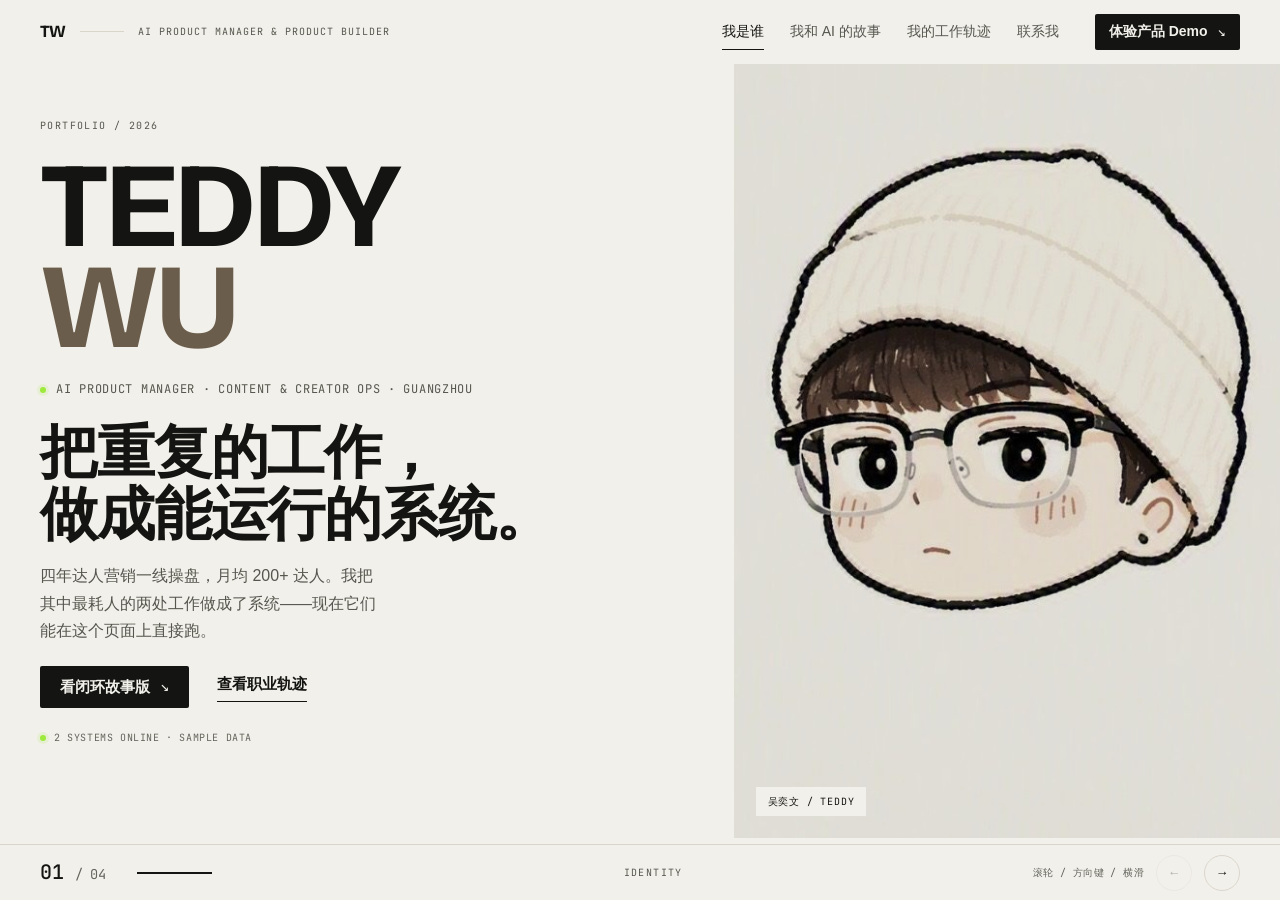
<file: index.html>
<!doctype html>
<html lang="zh-CN" class="no-js">
<head>
<meta charset="utf-8">
<meta name="viewport" content="width=device-width,initial-scale=1,viewport-fit=cover">
<title>Teddy Wu — AI 产品经理 · 把重复的工作做成能运行的系统</title>
<meta name="description" content="AI 产品经理 Teddy Wu 的作品台。两套从达人营销一线流程做出来的 AI 系统：内容审核与达人推荐，可在线直接试用。">
<meta name="author" content="Teddy Wu">
<link rel="canonical" href="https://teddywu-0506.github.io/">
<meta property="og:type" content="website"><meta property="og:locale" content="zh_CN">
<meta property="og:site_name" content="Teddy Wu"><meta property="og:url" content="https://teddywu-0506.github.io/">
<meta property="og:title" content="Teddy Wu — AI 产品经理 · 把重复的工作做成能运行的系统">
<meta property="og:description" content="两套从达人营销一线流程做出来的 AI 系统，可在线直接试用。">
<meta property="og:image" content="https://teddywu-0506.github.io/assets/img/og-home.png"><meta property="og:image:width" content="1200"><meta property="og:image:height" content="630">
<meta property="og:image:alt" content="Teddy Wu — AI 产品经理作品台，两个可运行的 AI 系统">
<meta name="twitter:card" content="summary_large_image">
<meta name="theme-color" content="#F2F0EA">
<link rel="icon" href="/assets/favicon.svg" type="image/svg+xml">
<link rel="apple-touch-icon" href="/assets/icons/apple-touch-icon.png">
<link rel="preload" href="/assets/fonts/BricolageGrotesque-normal-700.woff2" as="font" type="font/woff2" crossorigin>
<link rel="preload" href="/assets/fonts/InterTight-normal-400.woff2" as="font" type="font/woff2" crossorigin>
<link rel="preload" href="/assets/img/portrait-480.jpg" as="image" imagesrcset="/assets/img/portrait-480.jpg 480w, /assets/img/portrait-849.jpg 849w" imagesizes="(max-width:768px) 92vw, 46vw" fetchpriority="high">
<link rel="stylesheet" href="/assets/css/site.css">
<script>document.documentElement.className='js';</script><!-- Blank-page guard lives in the markup, not in a timer: #identity ships with
     is-active, so the first scene renders even if the module never executes.
     A watchdog here caused a 0.247 layout shift on throttled mobile, because the
     module runs after 1.6s and the flip to no-js was never undone. -->
<script type="application/ld+json">
{"@context":"https://schema.org","@type":"Person","name":"Teddy Wu","alternateName":"吴奕文","jobTitle":"AI Product Manager",
 "url":"https://teddywu-0506.github.io/","email":"mailto:1502110191@qq.com","slogan":"I make AI useful.",
 "knowsLanguage":["zh-CN","en"],"address":{"@type":"PostalAddress","addressLocality":"Guangzhou","addressCountry":"CN"},
 "knowsAbout":["AI Product Management","Retrieval-Augmented Generation","Human-in-the-loop Design","Creator Marketing","Workflow Automation"],
 "makesOffer":[{"@type":"Offer","itemOffered":{"@type":"SoftwareApplication","name":"AI Content QC System","applicationCategory":"BusinessApplication"}},
               {"@type":"Offer","itemOffered":{"@type":"SoftwareApplication","name":"AI KOL Recommend System","applicationCategory":"BusinessApplication"}}]}
</script>
</head>
<body>
<a class="skip" href="#identity">跳到主要内容</a>

<header class="site-header" data-theme="paper">
  <a class="brand" href="/#identity" data-scene-link="identity" aria-label="TW Teddy Wu 首页">
    <span class="brand-mark">TW</span><span class="brand-rule" aria-hidden="true"></span>
    <span class="brand-sub">AI Product Manager &amp; Product Builder</span>
  </a>
  <nav class="nav" aria-label="主导航">
    <a href="/#identity" data-scene-link="identity">我是谁</a>
    <a href="/#story" data-scene-link="story">我和 AI 的故事</a>
    <a href="/#trajectory" data-scene-link="trajectory">我的工作轨迹</a>
    <a href="/#contact" data-scene-link="contact">联系我</a>
  </nav>
  <button type="button" class="btn btn--solid btn--sm header-cta" id="pd-open">体验产品 Demo <span class="ar">↘</span></button>
</header>

<div class="pd-modal" id="pd-modal" hidden>
  <div class="pd-bg" data-pd-close></div>
  <div class="pd-panel" role="dialog" aria-modal="true" aria-label="体验产品 Demo">
    <header class="pd-head"><div><p class="pd-kicker">PRODUCT DEMO · SAMPLE DATA</p><h3>两套系统，亲手跑一遍</h3></div><button type="button" class="ccx-x" data-pd-close>✕ 关闭</button></header>
    <div class="pd-grid">
      <button type="button" class="pd-card" data-pd="review">
        <img src="/assets/img/demo-qc.jpg" width="1400" height="787" alt="Content QC System 审核界面预览：左侧问题卡片流，右侧文档预览高亮" loading="lazy">
        <div class="pd-body"><h4>Content QC System<span>内容审核</span></h4><p>导入稿件即出审核意见：RAG 规则库 + 分层 Prompt，逐条批准 / 拒绝 / 编辑，一键回写飞书文档。</p><div class="pd-tags"><span>审核 10min → 3min</span><span>规则召回率 92%</span><span>Mock 数据</span></div><span class="pd-go">打开 Demo <b>↗</b></span></div>
      </button>
      <button type="button" class="pd-card" data-pd="match">
        <img src="/assets/img/demo-kol.jpg" width="1400" height="787" alt="KOL Recommend System 推荐界面预览：对话式需求确认与达人匹配卡片" loading="lazy">
        <div class="pd-body"><h4>KOL Recommend System<span>达人推荐</span></h4><p>说出需求即回匹配达人：关键词识别 + 分步点选，按品类、场景、人群、预算真实过滤，导出深度数据。</p><div class="pd-tags"><span>选号 30min → 5min</span><span>候选池匹配率 85%</span><span>样例达人库</span></div><span class="pd-go">打开 Demo <b>↗</b></span></div>
      </button>
    </div>
    <p class="pd-foot">弹窗中本地运行 · 样例数据不发起真实 API 调用 · 随时可关</p>
  </div>
</div>

<main class="stage" id="stage">
<div class="scene-stack">

<!-- ══════════════ 01 IDENTITY ══════════════ -->
<section class="scene scene--identity is-active" id="identity" data-scene="identity" data-hash="identity" data-label="IDENTITY" data-theme="paper" role="region" aria-labelledby="identity-title">
  <div class="scene-body"><div class="stage-inner scene-pad">
    <div class="id-left">
      <p class="id-year">PORTFOLIO / 2026</p>
      <h1 class="name resolve" id="identity-title"><span class="b">TEDDY</span><br><span class="c">WU</span></h1>
      <p class="id-eyebrow"><span class="dot dot--live" aria-hidden="true"></span>AI PRODUCT MANAGER · CONTENT &amp; CREATOR OPS · GUANGZHOU</p>
      <div>
        <h2 class="h2" lang="zh-CN">把重复的工作，<br>做成能运行的系统。</h2>
        <p class="lede" style="margin-top:18px">四年达人营销一线操盘，月均 200+ 达人。我把其中最耗人的两处工作做成了系统——现在它们能在这个页面上直接跑。</p>
      </div>
      <div class="id-actions">
        <a class="btn btn--solid" href="/#story" data-scene-link="story" data-track="hero_story">看闭环故事版 <span class="ar">↘</span></a>
        <a class="btn btn--link" href="/#trajectory" data-scene-link="trajectory" data-track="hero_traj">查看职业轨迹</a>
      </div>
      <p class="id-status"><span class="dot dot--live" aria-hidden="true"></span>2 systems online · sample data</p>
    </div>
    <div class="portrait">
      <div class="portrait-frame portrait-frame--illus">
        <img src="/assets/img/portrait-849.jpg" srcset="/assets/img/portrait-480.jpg 480w, /assets/img/portrait-849.jpg 849w" sizes="(max-width:768px) 92vw, 46vw" alt="Teddy Wu 的肖像照" width="849" height="849" fetchpriority="high" decoding="async">
        <p class="portrait-cap">吴奕文 / TEDDY</p>
      </div>
    </div>
  </div></div>
</section>

<!-- ══════════════ 02 STORYBOARD ══════════════ -->
<section class="scene scene--story" id="story" data-scene="story" data-hash="story" data-label="STORY" data-theme="paper" role="region" aria-labelledby="story-title">
  <div class="scene-body"><div class="stage-inner scene-pad">
    <div class="work-head" style="display:grid;gap:6px">
      <p class="kicker">HOW IT GOT BUILT · 2025 — 2026</p>
      <h2 class="h2" id="story-title" style="font-size:clamp(22px,3.4vh,34px)">两套系统，同一个闭环。</h2>
    </div>
    <div class="story">
      <svg class="sb-doodle" style="bottom:64px;left:26px;width:30px;height:30px" viewBox="0 0 34 34" fill="none" stroke="currentColor" stroke-width="1.8" stroke-linecap="round" aria-hidden="true"><path d="M17 4l2.6 9.4L29 17l-9.4 3.6L17 30l-2.6-9.4L5 17l9.4-3.6z"/></svg>
        <svg class="sb-doodle" style="top:52px;right:64px;width:20px;height:20px" viewBox="0 0 20 20" fill="none" stroke="currentColor" stroke-width="1.8" aria-hidden="true"><circle cx="10" cy="10" r="6.5"/><path d="M10 6.5v4" stroke-linecap="round"/></svg>
        <svg class="sb-doodle" style="bottom:120px;right:26px;width:26px;height:40px" viewBox="0 0 26 40" fill="none" stroke="currentColor" stroke-width="1.8" stroke-linejoin="round" aria-hidden="true"><path d="M8 4h10v30a5 5 0 01-10 0z"/><path d="M8 12h10"/></svg>
        <svg class="sb-doodle" style="top:44%;left:14px;width:30px;height:30px" viewBox="0 0 30 30" fill="none" stroke="currentColor" stroke-width="1.8" stroke-linecap="round" aria-hidden="true"><path d="M10 24V8a5 5 0 0110 0v12a4 4 0 01-8 0V10"/></svg>
        <div class="story-kicker"><span class="t">闭环故事版</span><span class="m">Pain → Map → Build → Ship → Iterate → ↺</span></div>
      <div class="story-grid">

        <article class="sb-card sb-c1" style="--rot:-.6deg">
          <div class="sb-head"><span class="sb-n">01</span><span class="sb-en">Pain</span></div>
          <h3>业务痛点</h3>
          <svg class="sb-art" viewBox="0 0 200 60" fill="none" stroke="currentColor" stroke-width="2" stroke-linecap="round" stroke-linejoin="round" aria-hidden="true"><circle cx="34" cy="13" r="6"/><path d="M34 19v13M34 24l10 5M34 24l-9 6M34 32l6 11M34 32l-6 11"/><path d="M42 6l1.6 4.5M48 9l1.6 4.5" stroke="var(--signal-500)" stroke-width="2.4"/><path d="M6 46h72M14 46v10M70 46v10"/><rect x="18" y="35" width="17" height="9" rx="1.5"/><path d="M15 44h23"/><rect x="44" y="40" width="16" height="3.5" rx="1"/><rect x="46" y="35.5" width="14" height="3.5" rx="1"/><rect x="48" y="31" width="12" height="3.5" rx="1"/><path d="M96 40h58M100 32h50M106 24h36M160 40h14"/><circle cx="176" cy="14" r="8"/><path d="M176 9.5v4.5l3.2 2"/><path d="M92 8v9m0 4v1.5" stroke="var(--signal-500)" stroke-width="2.4"/></svg>
          <p>两处最耗人的重复工作：稿件审核 <span class="hl">8–10min</span>、筛号 <span class="hl">30min/次</span>，规则散在人和文档里。</p>
          <span class="sb-chip">月均 600 条 · 200+ 达人</span>
        </article>

        <article class="sb-card sb-card--b sb-c2" style="--rot:.5deg">
          <div class="sb-head"><span class="sb-n">02</span><span class="sb-en">Map</span></div>
          <h3>梳理流程</h3>
          <svg class="sb-art" viewBox="0 0 200 60" fill="none" stroke="currentColor" stroke-width="2" stroke-linecap="round" stroke-linejoin="round" aria-hidden="true"><rect x="10" y="5" width="112" height="42" rx="2"/><rect x="19" y="12" width="19" height="12" rx="1.5"/><rect x="50" y="12" width="19" height="12" rx="1.5"/><rect x="81" y="12" width="16" height="12" rx="1.5"/><path d="M40 18h8m-3.5-3.5L51 18l-3.5 3.5M71 18h8m-3.5-3.5L82 18l-3.5 3.5" stroke="var(--signal-500)" stroke-width="1.8"/><path d="M19 32h78M19 39h48"/><path d="M26 51h26" stroke="var(--signal-500)" stroke-width="3"/><circle cx="148" cy="14" r="6"/><path d="M148 20v15m0-10 12 5m-12-5-11 6m11 9-6 12m6-12 6 12"/><path d="M136 26l-12-8m0 0h4m-4 0v4" stroke="var(--signal-500)" stroke-width="1.8"/></svg>
          <p>先不谈 AI，把「感觉不对」拆成可判定清单：五步审核链路；五维字段 + 四套场景权重。</p>
          <span class="sb-chip">先画链路，再写代码</span>
        </article>

        <article class="sb-card sb-c3" style="--rot:-.4deg">
          <div class="sb-head"><span class="sb-n">03</span><span class="sb-en">Build</span></div>
          <h3>Vibecoding 做 MVP</h3>
          <svg class="sb-art" viewBox="0 0 200 60" fill="none" stroke="currentColor" stroke-width="2" stroke-linecap="round" stroke-linejoin="round" aria-hidden="true"><circle cx="16" cy="14" r="6"/><path d="M16 20v13m0-9 10 5m-10-5-9 5m9 4-6 11m6-11 6 11"/><path d="M4 50h11v6a4.2 4.2 0 01-8.4 0V54M15 51h2.4a2.5 2.5 0 010 5H15"/><rect x="38" y="6" width="118" height="40" rx="3"/><path d="M38 14h118"/><circle cx="46" cy="10" r="1.6"/><circle cx="53" cy="10" r="1.6"/><path d="M52 24l8 6-8 6M68 36h22"/><path d="M100 20l3.5 11 3-3.5 4.5 6.5 2.8-1.8-4.3-6.7h5.5z" fill="currentColor" stroke="none" opacity=".7"/><path d="M170 46a6 6 0 100 .01M170 36v-3m0 21v-3m-13-9h-3m25 0h-3m-20-9-2-2m17.5 17.5-2-2m0-13.5 2-2m-17.5 17.5-2-2" stroke="var(--signal-500)" stroke-width="1.8"/><path d="M172 8l1.6 4 4 1.6-4 1.6-1.6 4-1.6-4-4-1.6 4-1.6z" stroke="var(--signal-500)" stroke-width="1.8"/></svg>
          <p>一个人 + 借用工程接口：RAG 召回、分层 Prompt、多支路召回，先用 20 条样例跑通链路。</p>
          <span class="sb-chip">RAG + 分层 Prompt</span>
        </article>

        <article class="sb-card sb-card--b sb-c4" style="--rot:.6deg">
          <div class="sb-head"><span class="sb-n">04</span><span class="sb-en">Ship</span></div>
          <h3>上线团队使用</h3>
          <svg class="sb-art" viewBox="0 0 200 60" fill="none" stroke="currentColor" stroke-width="2" stroke-linecap="round" stroke-linejoin="round" aria-hidden="true"><path d="M6 44h110M14 44v10M108 44v10"/><rect x="22" y="33" width="17" height="9" rx="1.5"/><path d="M18 42h25"/><circle cx="30" cy="20" r="6"/><path d="M30 26v7"/><rect x="60" y="33" width="17" height="9" rx="1.5"/><path d="M56 42h25"/><circle cx="68" cy="20" r="6"/><path d="M68 26v7"/><path d="M96 12v30M96 12l10 3-10 3" stroke="var(--signal-500)"/><path d="M136 42v-9m12 9V24m12 18V14m12 28V8" stroke="var(--signal-500)" stroke-width="3"/><path d="M134 6l40-2m-9-4 9 4-10 2" stroke="var(--signal-500)" stroke-width="1.8"/></svg>
          <p>服务 P&amp;G 汰渍全平台投放：审核 <span class="hl">10min → 3min</span>、选号 <span class="hl">30min → 5min</span>、中选率 30%→50%。</p>
          <span class="sb-chip">两套系统 0→1</span>
        </article>

        <article class="sb-card sb-c5" style="--rot:-.5deg">
          <div class="sb-head"><span class="sb-n">05</span><span class="sb-en">Iterate</span></div>
          <h3>收集反馈迭代</h3>
          <svg class="sb-art" viewBox="0 0 200 60" fill="none" stroke="currentColor" stroke-width="2" stroke-linecap="round" stroke-linejoin="round" aria-hidden="true"><circle cx="14" cy="16" r="6"/><path d="M14 22v14m0-9 11 5m-11-5-10 6m10 8-6 12m6-12 6 12"/><rect x="40" y="5" width="52" height="24" rx="4"/><path d="M50 20l2.5-8 2.5 8zM50 20h7l-1.5 6h-5.5z" stroke="var(--signal-500)" stroke-width="1.8"/><path d="M68 12h16M68 19h11"/><path d="M100 16h16m6 0c16 5 18 20 5 31" stroke-dasharray="3 4"/><path d="M126 45l2 3 3-2.5" stroke="var(--signal-500)" stroke-width="1.8"/><path d="M136 40h22l-8 9v7l-6-3v-4z"/><circle cx="182" cy="16" r="6"/><path d="M182 22v14m0-9-11 5m11-5 10 6m-10 8 6 12m-6-12-6 12"/></svg>
          <p>采纳和忽略都是数据：召回率 <span class="hl">92%</span>、匹配率 <span class="hl">85%</span>，修正持续回流。</p>
          <span class="sb-chip">闭环让系统长大</span>
        </article>

        <div class="sb-loop" aria-hidden="true"><svg viewBox="0 0 260 150" fill="none" stroke="currentColor" stroke-width="1.8" stroke-linecap="round" stroke-linejoin="round"><path d="M252 140C190 154 84 156 48 128 20 106 18 64 30 30" stroke-dasharray="6 7"/><path d="M22 38l8-14 8 12"/><text x="150" y="132" text-anchor="middle" font-size="12" fill="currentColor" stroke="none">业务一直在变 · 回到 01</text></svg></div>

        <p class="sb-loopback">↺ 回到第 01 格——业务一直在变，故事继续。</p>
      </div>
    </div>
    <div class="sb-launch">
      <div>
        <p class="sb-launch-big">故事讲完了，剩下的你亲手跑。</p>
        <p class="sb-launch-sub">弹窗中本地运行 · 随时可关 · 完整故事版：<a href="/demo/review/" data-track="storyboard_open">内容审核 →</a> <a href="/demo/match/" data-track="storyboard_open">达人推荐 →</a></p>
      </div>
      <div class="sb-launch-cta">
        <button type="button" class="btn sb-launch-btn" data-demo-open data-demo-product="review" data-track="open_demo_review" aria-haspopup="dialog" aria-controls="sb-modal">▶ 内容审核 Demo <span class="ar">↗</span></button>
        <button type="button" class="btn sb-launch-btn" data-demo-open data-demo-product="match" data-track="open_demo_match" aria-haspopup="dialog" aria-controls="sb-modal">▶ 达人推荐 Demo <span class="ar">↗</span></button>
      </div>
    </div>
  </div></div>
</section>

<!-- ══════════════ 03 TRAJECTORY ══════════════ -->
<section class="scene scene--trajectory" id="trajectory" data-scene="trajectory" data-hash="trajectory" data-label="TRAJECTORY" data-theme="paper" role="region" aria-labelledby="traj-title">
  <div class="scene-body"><div class="stage-inner scene-pad" style="position:relative">
    <p class="kicker">CAREER / METHOD</p>
    <div class="traj-head" style="margin-top:14px">
      <h2 class="h2" id="traj-title">从投放增长一线，<br>到产品设计与构建。</h2>
      <div class="tabs" role="tablist" aria-label="轨迹切换">
        <button role="tab" id="tt-c" aria-controls="tp-c" aria-selected="true">职业经历</button>
        <button role="tab" id="tt-m" aria-controls="tp-m" aria-selected="false">工作方法</button>
        <button role="tab" id="tt-e" aria-controls="tp-e" aria-selected="false">产品方法论</button>
      </div>
    </div>
    <div id="tp-c" role="tabpanel" aria-labelledby="tt-c">
      <div class="career resolve-view">
        <div class="career-col"><span class="cc-idx">01 / 2024.09 — NOW</span><h3 class="cc-org"><img class="cc-logo" src="/assets/icons/logo-publicis.png" width="22" height="22" alt="" loading="lazy">阳狮集团<button type="button" class="cc-more" data-exp="p1" aria-label="查看详细经历：阳狮"><span class="ccm-t">查看详情</span><svg viewBox="0 0 24 24" fill="none" stroke="currentColor" stroke-width="2.2" aria-hidden="true"><path d="M7 17L17 7M9 7h8v8" stroke-linecap="round" stroke-linejoin="round"/></svg></button></h3><p class="cc-role">Senior Media Executive / AIPM</p><p class="cc-scope">P&amp;G 汰渍全平台 Creator / KOL 营销</p><p class="cc-judge">真正上手 AI 是从这里开始，一做就是两套系统。</p><div class="cc-tags"><span>月200+达人</span><span>100W+月消耗</span><span>两套系统 0-1</span></div></div>
        <div class="career-col"><span class="cc-idx">02 / 2023.04 — 2024.07</span><h3 class="cc-org"><img class="cc-logo" src="/assets/icons/logo-bluefocus.png" width="22" height="22" alt="" loading="lazy">蓝色光标<button type="button" class="cc-more" data-exp="bf" aria-label="查看详细经历：蓝色光标"><span class="ccm-t">查看详情</span><svg viewBox="0 0 24 24" fill="none" stroke="currentColor" stroke-width="2.2" aria-hidden="true"><path d="M7 17L17 7M9 7h8v8" stroke-linecap="round" stroke-linejoin="round"/></svg></button></h3><p class="cc-role">高级客户执行</p><p class="cc-scope">脉动、简爱百万级达人投放，头部 KOL 全案</p><p class="cc-judge">那时 AI 只是「知道有、用过一点」，重复劳动我倒先记住了。</p><div class="cc-tags"><span>头部KOL全案</span><span>SOP 沉淀</span></div></div>
        <div class="career-col"><span class="cc-idx">03 / 2021.11 — 2023.03</span><h3 class="cc-org"><img class="cc-logo" src="/assets/icons/logo-moli.png" width="22" height="22" alt="" loading="lazy">茉莉数科<button type="button" class="cc-more" data-exp="ml" aria-label="查看详细经历：茉莉数科"><span class="ccm-t">查看详情</span><svg viewBox="0 0 24 24" fill="none" stroke="currentColor" stroke-width="2.2" aria-hidden="true"><path d="M7 17L17 7M9 7h8v8" stroke-linecap="round" stroke-linejoin="round"/></svg></button></h3><p class="cc-role">客户执行</p><p class="cc-scope">宝洁潘婷、飘柔抖音官号全链路运营</p><p class="cc-judge">内容合规不是「感觉不对」，是可以写成清单的。</p><div class="cc-tags"><span>官号运营</span><span>合规清单</span></div></div>
      </div>
      <p class="kicker" style="margin-top:26px">产品定义 · 体验设计 · AI 产品开发 · <a href="/profile/" data-track="full_profile" style="border-bottom:1px solid currentColor">查看完整履历 →</a></p>
    </div>
    <div id="tp-m" role="tabpanel" aria-labelledby="tt-m" hidden>
      <div class="methods resolve-view">
        <div class="method"><span class="method-n">01</span><div><h4>先量成本，再谈方案</h4><p>我不用「效率提升」开头。先算清楚：这个动作每月重复多少次、每次多少人时。算不出来，它就不值得做产品。</p></div></div>
        <div class="method"><span class="method-n">02</span><div><h4>把隐性经验写成可判定的规则</h4><p>老手说「这条不对劲」，我得问出是哪个词不对、属于哪一类、反例是什么。写不成 SOP 的事，谈不上自动化，更谈不上产品化。</p></div></div>
        <div class="method"><span class="method-n">03</span><div><h4>把大问题拆成小流程</h4><p>模糊的需求，拆到每一步有明确的输入输出、出错能定位到环节。先用最小方案跑通最短链路，再谈扩展——两套系统都是这么从 MVP 长出来的。</p></div></div>
        <div class="method"><span class="method-n">04</span><div><h4>先设计兜底，再设计体验</h4><p>哪些环节必须有人确认、自动化到哪里为止、出了错谁来接——这些先于功能写进方案。没人敢负责的产品，不会有人用。</p></div></div>
        <div class="method"><span class="method-n">05</span><div><h4>让每个动作都可复盘</h4><p>采纳、拒绝、修改，都是值得留下的信号。把数据回流跑起来，产品才会越用越准，而不是上线即巅峰。</p></div></div>
        <div class="risk-note"><h5>我现在最清楚的风险</h5><p>规则召回率 92% 是在 3 个品牌、约 400 条规则下测的。品牌数继续增加时它会掉——多品牌规则冲突的仲裁我还没解决。</p></div>
      </div>
    </div>
    <div id="tp-e" role="tabpanel" aria-labelledby="tt-e" hidden>
      <div class="era">
        <p class="era-claim">业务不只是需求的提出者，<em>还可以是工具的创造者</em>。<span>—— 从业务问题到 AI 工具 · 阳狮内部分享</span></p>
        <div class="era-grid">
          <section class="era-col">
            <p class="era-colhead">五步路径 · 一个业务人怎么把问题做成产品</p>
            <ol class="era-steps">
              <li class="era-step">
                <svg class="era-ico" viewBox="0 0 44 44" aria-hidden="true"><path d="M24 4L12 24h8l-4 16 16-22h-9z" fill="none" stroke="currentColor" stroke-width="2.2" stroke-linejoin="round" stroke-linecap="round"/><circle cx="35" cy="10" r="3" fill="none" stroke="var(--dot)" stroke-width="2"/></svg>
                <div><h5><b>发现痛点</b><span>01</span></h5><p>审一篇稿 8-10 分钟、筛一次号 30 分钟——每天都重复的事，才值得被改变。</p></div>
              </li>
              <li class="era-step">
                <svg class="era-ico" viewBox="0 0 44 44" aria-hidden="true"><circle cx="9" cy="12" r="4" fill="none" stroke="currentColor" stroke-width="2.2"/><circle cx="34" cy="22" r="4" fill="none" stroke="currentColor" stroke-width="2.2"/><circle cx="12" cy="34" r="4" fill="none" stroke="var(--dot)" stroke-width="2.2"/><path d="M13 13.5l17 6.5M30.5 25.5l-15 6.5" stroke="currentColor" stroke-width="2" stroke-linecap="round" stroke-dasharray="3 3"/></svg>
                <div><h5><b>梳理工作流</b><span>02</span></h5><p>先不碰工具，把流程摊开：哪一步、靠什么判断、错了会怎样。画得出来，才交得出去。</p></div>
              </li>
              <li class="era-step">
                <svg class="era-ico" viewBox="0 0 44 44" aria-hidden="true"><path d="M6 22c5-8 12-12 16-12s11 4 16 12c-5 8-12 12-16 12S11 30 6 22z" fill="none" stroke="currentColor" stroke-width="2.2" stroke-linejoin="round"/><circle cx="22" cy="22" r="5" fill="none" stroke="var(--dot)" stroke-width="2.2"/><path d="M22 5v4M36 8l-2.5 3.5M8 8l2.5 3.5" stroke="var(--dot)" stroke-width="2" stroke-linecap="round"/></svg>
                <div><h5><b>判断 AI 切入点</b><span>03</span></h5><p>高频、重复、可规则化，三条都占才动手——Copilot 解决「一次」，产品解决「一类」。</p></div>
              </li>
              <li class="era-step">
                <svg class="era-ico" viewBox="0 0 44 44" aria-hidden="true"><path d="M8 10h28a3 3 0 013 3v14a3 3 0 01-3 3H22l-8 7v-7H8a3 3 0 01-3-3V13a3 3 0 013-3z" fill="none" stroke="currentColor" stroke-width="2.2" stroke-linejoin="round"/><path d="M15 20l-3 3 3 3M25 20l3 3-3 3M22 17l-3 10" fill="none" stroke="var(--dot)" stroke-width="2" stroke-linecap="round" stroke-linejoin="round"/></svg>
                <div><h5><b>VibeCoding 做 MVP</b><span>04</span></h5><p>不是程序员，但最懂这个问题。用自然语言写、调、改，4 周跑通最短链路。</p></div>
              </li>
              <li class="era-step">
                <svg class="era-ico" viewBox="0 0 44 44" aria-hidden="true"><path d="M22 36V10m0 0l-7 7m7-7l7 7" fill="none" stroke="currentColor" stroke-width="2.4" stroke-linecap="round" stroke-linejoin="round"/><circle cx="10" cy="38" r="3" fill="none" stroke="var(--dot)" stroke-width="2"/><circle cx="22" cy="40" r="3" fill="none" stroke="var(--dot)" stroke-width="2"/><circle cx="34" cy="38" r="3" fill="none" stroke="var(--dot)" stroke-width="2"/></svg>
                <div><h5><b>上线赋能组织</b><span>05</span></h5><p>审核 10min → 3min、选号 30min → 5min。个人工具长成团队工具，再沉淀成组织能力。</p></div>
              </li>
            </ol>
          </section>
          <section class="era-col">
            <p class="era-colhead">ERA 三步法 · 把个人经验翻译成可复用系统</p>
            <div class="era-eras">
              <div class="era-mini"><span class="era-letter">E<b>Extract</b></span><p><b>提取经验</b> — 把隐性判断摆成显性流程：先做什么、再做什么、注意什么、成品长什么样。</p></div>
              <div class="era-mini"><span class="era-letter">R<b>Refine</b></span><p><b>固化规则</b> — 「这图产品太小」→「产品占比 60%、光线明亮、背景简约、大量留白」。AI 不懂感觉，规则替它判断。</p></div>
              <div class="era-mini"><span class="era-letter">A<b>Assign</b></span><p><b>定义边界</b> — AI 负责执行，人负责判断与验收：关键节点人工确认，才放行下一段自动化。</p></div>
            </div>
            <p class="era-foot">ERA 的作用：把一个人的隐性经验，变成一个谁都能复用的工具。</p>
            <div class="era-check">
              <p class="era-colhead">验证与放大 · 工具凭什么活下来</p>
              <ul>
                <li><b>自我验证 → 交叉验证</b>：不能只靠自己觉得好用，其他品牌跑通才算数。</li>
                <li><b>三条指标</b>：效率有没有提升、输出准不准、换个品牌还能不能用。</li>
                <li><b>持续使用才是成功</b>：上线只是起点，被团队天天用才是产品。</li>
              </ul>
            </div>
          </section>
        </div>
        <p class="era-quote">AI 最大的价值，不是帮我们完成一次任务——是把<em>经验沉淀成能力，能力沉淀成系统</em>。</p>
      </div>
    </div>
    <p class="ghost ghost--br" aria-hidden="true">TW</p>
  </div></div>
</section>

<!-- ══════════════ 04 CONTACT ══════════════ -->
<section class="scene scene--contact" id="contact" data-scene="contact" data-hash="contact" data-label="CONTACT" data-theme="ink" role="region" aria-labelledby="contact-title">
  <div class="scene-body"><div class="stage-inner">
    <div class="contact-pad resolve">
      <p class="kicker">CONTACT</p>
      <p class="id-eyebrow">OPEN TO OPPORTUNITIES</p>
      <h2 class="h2" id="contact-title">有岗位或合作意向，<br>欢迎与我交流。</h2>
      <p class="lede">坐标广州，期待以下方向机会：<br>· 求职：AI 产品经理 / AI 产品运营 / 用户增长岗位<br>· 合作：内容营销、达人业务相关 AI 产品项目<br>下方可获取简历或直接取得联系。</p>
      <div class="contact-links">
        <a class="btn btn--link" href="/profile/" data-track="profile_click">完整履历 <span class="ar">↗</span></a>
        <a class="btn btn--link" href="mailto:1502110191@qq.com?subject=From%20teddywu.site" data-track="email_click">发送邮件 <span class="ar">↗</span></a>
        <button class="btn btn--link" data-copy="TeddyGorrr" data-track="wechat_copy">复制微信号 <span class="ar">↗</span></button>
        <button class="btn btn--link" data-qr="qr-wechat" aria-controls="qr-wechat" aria-expanded="false" data-track="wechat_qr">扫码加我 <span class="ar">↗</span></button>
      </div>
      <figure class="qr" id="qr-wechat" hidden>
        <img src="/assets/img/wechat-qr.jpg" alt="Teddy Wu 的微信二维码，扫码可直接添加好友" width="400" height="400" loading="lazy" decoding="async">
        <figcaption>微信 · TeddyGorrr</figcaption>
      </figure>
      <div class="contact-meta">
        <span>© <span data-year>2026</span> Teddy Wu · 广州</span>
        <span>本站为纯静态页面</span><span>Demo 均运行样例数据</span><span>无 Cookie · 不追踪任何输入</span>
      </div>
    </div>
    <p class="ghost ghost--contact ghost--br" aria-hidden="true">I MAKE<br>AI USEFUL</p>
  </div></div>
</section>

</div>
<span class="veil" aria-hidden="true"><i></i></span>
</main>

<div class="rail" data-theme="paper">
  <p class="rail-index"><span class="cur">01</span> <span class="tot">/ 04</span></p>
  <div class="rail-segs" role="group" aria-label="场景进度">
    <button class="rail-seg w10 is-current" data-scene-link="identity" aria-label="第 1 屏 我是谁" aria-current="true"><i></i></button>
    <button class="rail-seg w18" data-scene-link="story" aria-label="第 2 屏 我和 AI 的故事"><i></i></button>
    <button class="rail-seg w22" data-scene-link="trajectory" aria-label="第 3 屏 我的工作轨迹"><i></i></button>
    <button class="rail-seg w06" data-scene-link="contact" aria-label="第 4 屏 联系我"><i></i></button>
  </div>
  <details class="rail-jump"><summary><span class="cur">01</span> / 04 · <span class="sum-label">IDENTITY</span></summary>
    <div class="rail-menu">
      <a href="/#identity" data-scene-link="identity">01 身份</a><a href="/#story" data-scene-link="story">02 故事版</a>
      <a href="/#trajectory" data-scene-link="trajectory">03 轨迹</a><a href="/#contact" data-scene-link="contact">04 联系</a>
    </div></details>
  <p class="rail-name">IDENTITY</p>
  <div class="rail-nav">
    <p class="rail-hint">滚轮 / 方向键 / 横滑</p>
    <button class="rail-arrow" data-deck="prev" aria-label="上一屏" disabled>←</button>
    <button class="rail-arrow" data-deck="next" aria-label="下一屏">→</button>
  </div>
  <p class="rail-live" aria-live="polite"></p>
</div>
<!-- demo modal: opened by the work-panel launch buttons -->
<div class="sb-modal" id="sb-modal" role="dialog" aria-modal="true" aria-label="本地 Demo" hidden>
  <div class="sb-modal-bg" data-close></div>
  <div class="sb-modal-panel">
    <div class="sb-modal-bar">
      <p class="t" id="sb-modal-title">本地 Demo · 样例数据</p>
      <button type="button" class="sb-modal-close" id="sb-close">✕ 关闭</button>
    </div>
    <div class="demo-host" id="sb-demo-host"></div>
  </div>
</div>

<p id="scene-announce" class="sr-only" aria-live="polite"></p>

<script type="module" src="/assets/js/main.js"></script>
</body></html>
</file>
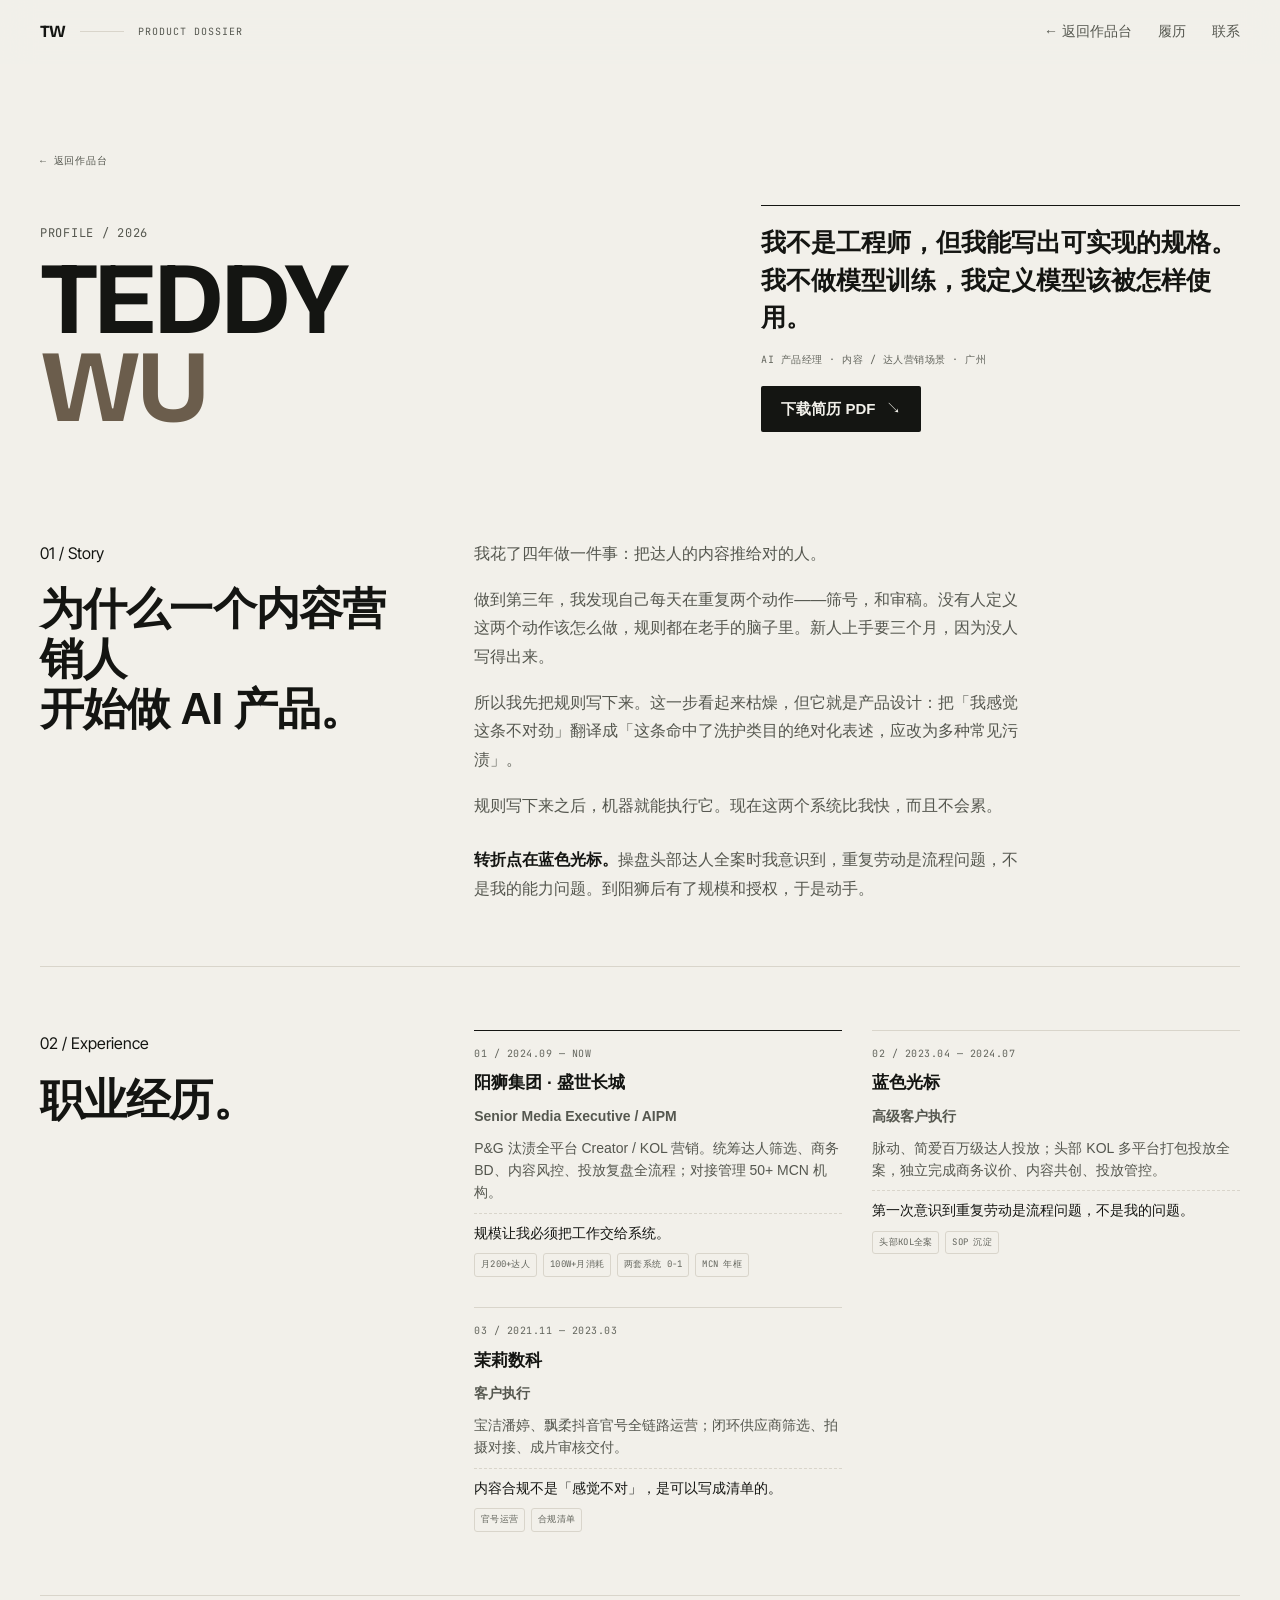
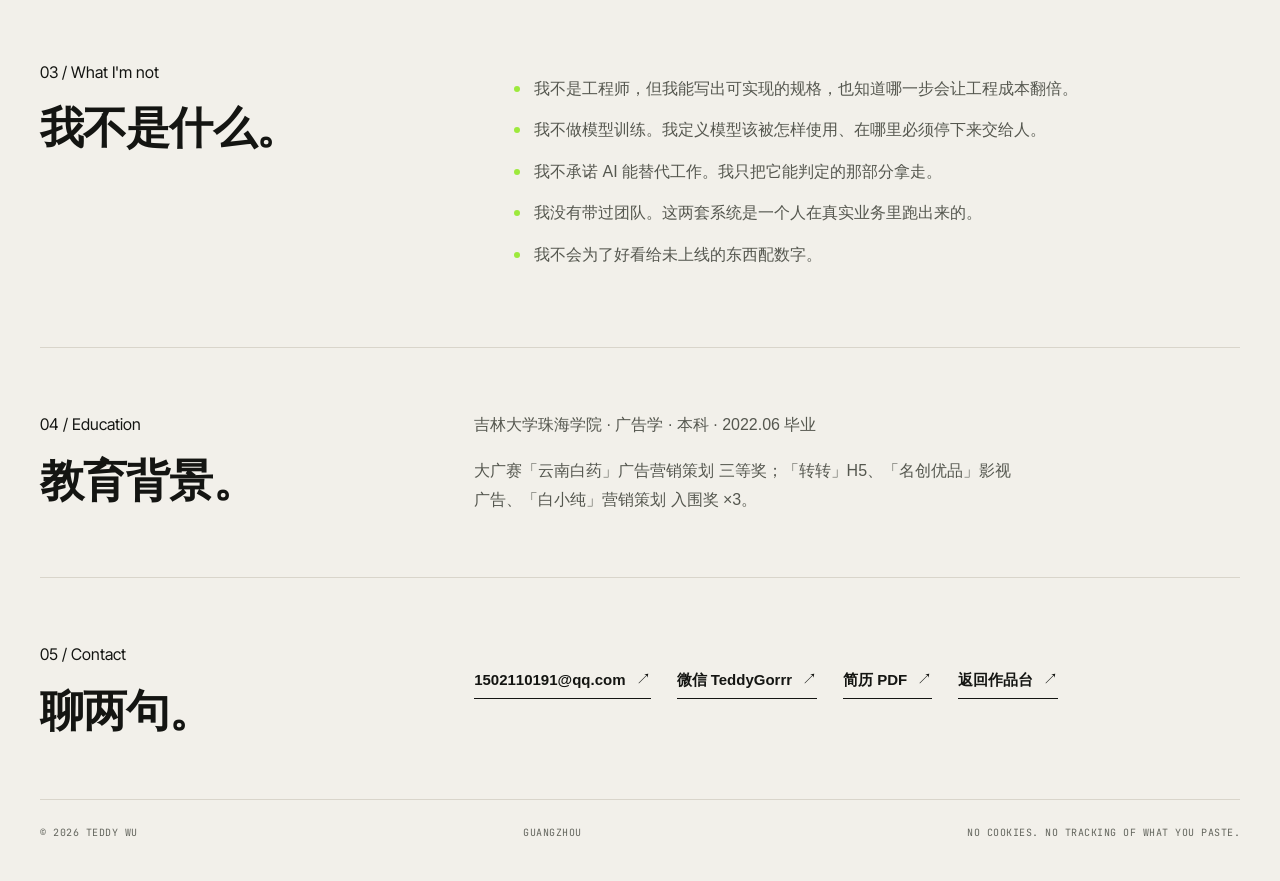
<file: profile/index.html>
<!doctype html>
<html lang="zh-CN">
<head>
<meta charset="utf-8"><meta name="viewport" content="width=device-width,initial-scale=1,viewport-fit=cover">
<title>履历 — 从投放一线到产品定义 · Teddy Wu</title>
<meta name="description" content="AI 产品经理 Teddy Wu 完整履历：4 年达人营销一线操盘，月均 200+ 达人，两套 AI 系统 0-1 落地。">
<link rel="canonical" href="https://teddywu-0506.github.io/profile/">
<meta property="og:type" content="article"><meta property="og:locale" content="zh_CN">
<meta property="og:title" content="履历 — 从投放一线到产品定义 · Teddy Wu"><meta property="og:description" content="AI 产品经理 Teddy Wu 完整履历：4 年达人营销一线操盘，月均 200+ 达人，两套 AI 系统 0-1 落地。"><meta property="og:url" content="https://teddywu-0506.github.io/profile/">
<meta property="og:image" content="https://teddywu-0506.github.io/assets/img/og-home.png"><meta property="og:image:width" content="1200"><meta property="og:image:height" content="630"><meta property="og:image:alt" content="履历 — 从投放一线到产品定义 · Teddy Wu">
<meta name="twitter:card" content="summary_large_image"><meta name="theme-color" content="#F2F0EA">
<link rel="icon" href="/assets/favicon.svg" type="image/svg+xml">
<link rel="apple-touch-icon" href="/assets/icons/apple-touch-icon.png">
<link rel="stylesheet" href="/assets/css/site.css">
<script>document.documentElement.className='js'</script>
</head>
<body class="doc">
<header class="doc-head" data-theme="paper">
  <a class="brand" href="/"><span class="brand-mark">TW</span><span class="brand-rule" aria-hidden="true"></span><span class="brand-sub">Product Dossier</span></a>
  <nav class="nav" aria-label="页面导航"><a href="/#story">← 返回作品台</a><a href="/profile/">履历</a><a href="/#contact">联系</a></nav>
</header>
<main class="doc-main">

<section class="doc-hero">
  <div><a class="back" href="/">← 返回作品台</a>
    <p class="kicker">PROFILE / 2026</p>
    <h1 class="name" style="font-size:clamp(52px,8vw,110px);margin-top:12px">TEDDY<br><span class="c">WU</span></h1></div>
  <div><p class="doc-thesis">我不是工程师，但我能写出可实现的规格。<br>我不做模型训练，我定义模型该被怎样使用。</p>
    <p class="doc-status">AI 产品经理 · 内容 / 达人营销场景 · 广州</p>
    <p style="margin-top:18px"><a class="btn btn--solid" href="/assets/Teddy-Wu-Resume.pdf" download data-track="resume_download">下载简历 PDF <span class="ar">↘</span></a></p></div>
</section>
<section class="sec" style="border-top:0"><div class="sec-grid">
  <div><span class="sec-kicker">01 / Story</span><h2>为什么一个内容营销人<br>开始做 AI 产品。</h2></div>
  <div class="prose">
    <p>我花了四年做一件事：把达人的内容推给对的人。</p>
    <p>做到第三年，我发现自己每天在重复两个动作——筛号，和审稿。没有人定义这两个动作该怎么做，规则都在老手的脑子里。新人上手要三个月，因为没人写得出来。</p>
    <p>所以我先把规则写下来。这一步看起来枯燥，但它就是产品设计：把「我感觉这条不对劲」翻译成「这条命中了洗护类目的绝对化表述，应改为多种常见污渍」。</p>
    <p>规则写下来之后，机器就能执行它。现在这两个系统比我快，而且不会累。</p>
    <p style="margin-top:1.6em"><strong>转折点在蓝色光标。</strong>操盘头部达人全案时我意识到，重复劳动是流程问题，不是我的能力问题。到阳狮后有了规模和授权，于是动手。</p>
  </div></div></section>
<section class="sec"><div class="sec-grid">
  <div><span class="sec-kicker">02 / Experience</span><h2>职业经历。</h2></div>
  <div><div class="career" style="grid-template-columns:1fr 1fr;margin-top:0">
    <div class="career-col"><span class="cc-idx">01 / 2024.09 — NOW</span><h3 class="cc-org">阳狮集团 · 盛世长城</h3><p class="cc-role">Senior Media Executive / AIPM</p><p class="cc-scope">P&amp;G 汰渍全平台 Creator / KOL 营销。统筹达人筛选、商务 BD、内容风控、投放复盘全流程；对接管理 50+ MCN 机构。</p><p class="cc-judge">规模让我必须把工作交给系统。</p><div class="cc-tags"><span>月200+达人</span><span>100W+月消耗</span><span>两套系统 0-1</span><span>MCN 年框</span></div></div>
    <div class="career-col"><span class="cc-idx">02 / 2023.04 — 2024.07</span><h3 class="cc-org">蓝色光标</h3><p class="cc-role">高级客户执行</p><p class="cc-scope">脉动、简爱百万级达人投放；头部 KOL 多平台打包投放全案，独立完成商务议价、内容共创、投放管控。</p><p class="cc-judge">第一次意识到重复劳动是流程问题，不是我的问题。</p><div class="cc-tags"><span>头部KOL全案</span><span>SOP 沉淀</span></div></div>
    <div class="career-col"><span class="cc-idx">03 / 2021.11 — 2023.03</span><h3 class="cc-org">茉莉数科</h3><p class="cc-role">客户执行</p><p class="cc-scope">宝洁潘婷、飘柔抖音官号全链路运营；闭环供应商筛选、拍摄对接、成片审核交付。</p><p class="cc-judge">内容合规不是「感觉不对」，是可以写成清单的。</p><div class="cc-tags"><span>官号运营</span><span>合规清单</span></div></div>
  </div></div></div></section>
<section class="sec"><div class="sec-grid">
  <div><span class="sec-kicker">03 / What I'm not</span><h2>我不是什么。</h2></div>
  <div><ul class="pf-not">
    <li>我不是工程师，但我能写出可实现的规格，也知道哪一步会让工程成本翻倍。</li>
    <li>我不做模型训练。我定义模型该被怎样使用、在哪里必须停下来交给人。</li>
    <li>我不承诺 AI 能替代工作。我只把它能判定的那部分拿走。</li>
    <li>我没有带过团队。这两套系统是一个人在真实业务里跑出来的。</li>
    <li>我不会为了好看给未上线的东西配数字。</li>
  </ul></div></div></section>
<section class="sec"><div class="sec-grid">
  <div><span class="sec-kicker">04 / Education</span><h2>教育背景。</h2></div>
  <div class="prose"><p>吉林大学珠海学院 · 广告学 · 本科 · 2022.06 毕业</p><p>大广赛「云南白药」广告营销策划 三等奖；「转转」H5、「名创优品」影视广告、「白小纯」营销策划 入围奖 ×3。</p></div></div></section>
<section class="sec"><div class="sec-grid">
  <div><span class="sec-kicker">05 / Contact</span><h2>聊两句。</h2></div>
  <div><div class="pf-links">
    <a class="btn btn--link" href="mailto:1502110191@qq.com?subject=From%20teddywu.site" data-track="email_click">1502110191@qq.com <span class="ar">↗</span></a>
    <button class="btn btn--link" data-copy="TeddyGorrr">微信 TeddyGorrr <span class="ar">↗</span></button>
    <a class="btn btn--link" href="/assets/Teddy-Wu-Resume.pdf" download data-track="resume_download">简历 PDF <span class="ar">↗</span></a>
    <a class="btn btn--link" href="/">返回作品台 <span class="ar">↗</span></a>
  </div></div></div></section>
<footer style="display:flex;justify-content:space-between;gap:20px;flex-wrap:wrap;padding:24px 0 40px;border-top:1px solid var(--border);font-family:var(--f-mono);font-size:var(--micro);letter-spacing:.05em;text-transform:uppercase;color:var(--text-quiet)">
  <span>© 2026 Teddy Wu</span><span>Guangzhou</span><span>No cookies. No tracking of what you paste.</span></footer>
</main>
<script type="module">import {bindCta} from '/assets/js/analytics.js'; bindCta();
document.querySelectorAll('[data-copy]').forEach(b=>b.addEventListener('click',async()=>{const k=b.textContent;try{await navigator.clipboard.writeText('TeddyGorrr');b.textContent='已复制 ✓';}catch(_){}setTimeout(()=>b.textContent=k,1600);}));</script>
</body></html>
</file>
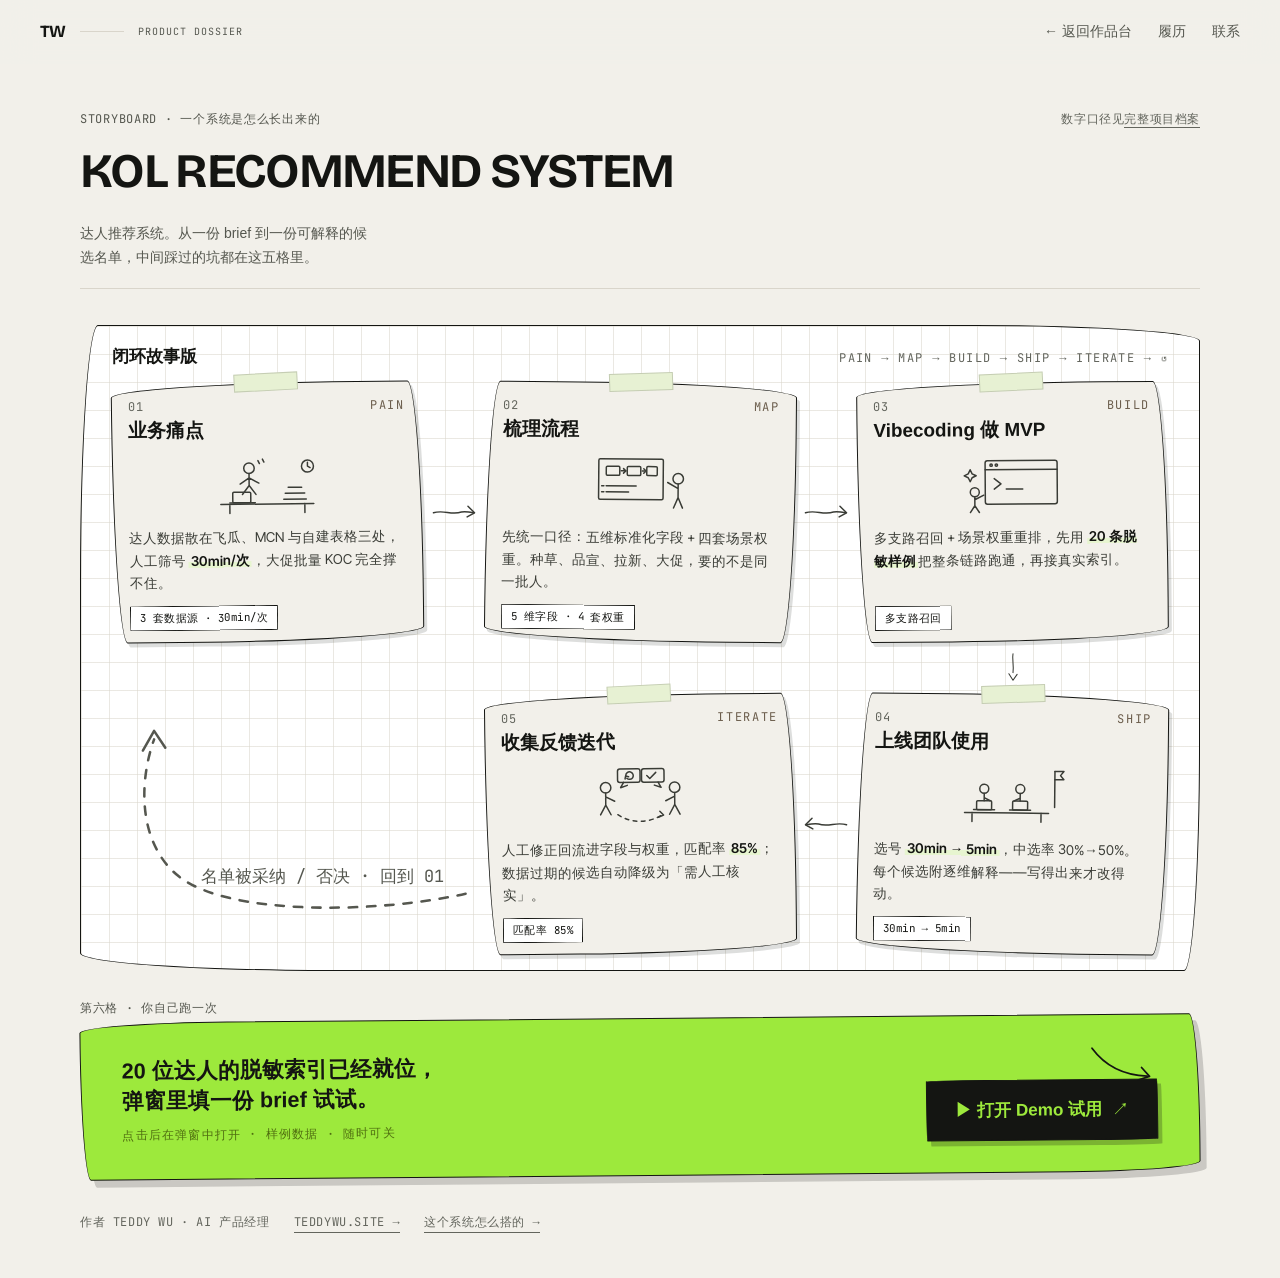
<file: demo/match/index.html>
<!doctype html>
<html lang="zh-CN">
<head>
<meta charset="utf-8"><meta name="viewport" content="width=device-width,initial-scale=1,viewport-fit=cover">
<title>试用 AI 达人推荐系统 demo · 手绘故事版 · Teddy Wu</title>
<meta name="description" content="五格手绘故事版：业务痛点、梳理流程、vibecoding 做 MVP、上线团队使用、收集反馈迭代。第六格：点一下按钮，在弹窗里填一份 brief 跑一次本地 demo。">
<link rel="canonical" href="https://teddywu-0506.github.io/demo/match/">
<meta property="og:type" content="article"><meta property="og:locale" content="zh_CN">
<meta property="og:title" content="试用 AI 达人推荐系统 demo · 手绘故事版 · Teddy Wu"><meta property="og:description" content="从业务痛点到反馈迭代的闭环故事版，demo 在弹窗中一键运行。"><meta property="og:url" content="https://teddywu-0506.github.io/demo/match/">
<meta property="og:image" content="https://teddywu-0506.github.io/assets/img/og-match.png"><meta property="og:image:width" content="1200"><meta property="og:image:height" content="630"><meta property="og:image:alt" content="试用 AI 达人推荐系统 demo · 手绘故事版 · Teddy Wu">
<meta name="twitter:card" content="summary_large_image"><meta name="theme-color" content="#F2F0EA">
<link rel="icon" href="/assets/favicon.svg" type="image/svg+xml">
<link rel="apple-touch-icon" href="/assets/icons/apple-touch-icon.png">
<link rel="stylesheet" href="/assets/css/site.css">
<script>document.documentElement.className='js'</script>
</head>
<body class="doc">
<header class="doc-head" data-theme="paper">
  <a class="brand" href="/"><span class="brand-mark">TW</span><span class="brand-rule" aria-hidden="true"></span><span class="brand-sub">Product Dossier</span></a>
  <nav class="nav" aria-label="页面导航"><a href="/#story">← 返回作品台</a><a href="/profile/">履历</a><a href="/#contact">联系</a></nav>
</header>
<main class="doc-main">

<div class="shell">
  <div class="shell-head">
    <div><p class="kicker">STORYBOARD · 一个系统是怎么长出来的</p>
      <h1>KOL Recommend System</h1>
      <p class="lede" style="margin-top:10px;font-size:var(--body-s)">达人推荐系统。从一份 brief 到一份可解释的候选名单，中间踩过的坑都在这五格里。</p></div>
    <p class="shell-note">数字口径见<a href="/work/creator-match/" style="border-bottom:1px solid currentColor">完整项目档案</a></p>
  </div>

  <section class="story" aria-label="闭环故事版：业务痛点、梳理流程、Vibecoding 做 MVP、上线团队使用、收集反馈迭代">
    <div class="story-kicker"><span class="t">闭环故事版</span><span class="m">Pain → Map → Build → Ship → Iterate → ↺</span></div>
    <div class="story-grid">

      <article class="sb-card sb-c1" style="--rot:-.6deg">
        <div class="sb-head"><span class="sb-n">01</span><span class="sb-en">Pain</span></div>
        <h3>业务痛点</h3>
        <svg class="sb-art" viewBox="0 0 140 84" fill="none" stroke="currentColor" stroke-width="2" stroke-linecap="round" stroke-linejoin="round" aria-hidden="true"><circle cx="46" cy="20" r="7"/><path d="M46 27v16M46 33l13 7M46 33l-12 8M46 43l9 12M46 43l-9 12"/><path d="M8 68h124M20 68v12M120 68v12"/><rect x="24" y="52" width="24" height="14" rx="1.5"/><path d="M20 66h34"/><path d="M92 62h30M94 54h26M98 46h18"/><circle cx="124" cy="18" r="8"/><path d="M124 13v5l3.5 2"/><path d="M58 10l2 4M64 8l2 4"/></svg>
        <p>达人数据散在飞瓜、MCN 与自建表格三处，人工筛号 <span class="hl">30min/次</span>，大促批量 KOC 完全撑不住。</p>
        <span class="sb-chip">3 套数据源 · 30min/次</span>
      </article>

      <div class="sb-arrow sb-a12" aria-hidden="true"><svg viewBox="0 0 56 24" fill="none" stroke="currentColor" stroke-width="1.8" stroke-linecap="round" stroke-linejoin="round"><path d="M3 13c12-4 22 3 34-1 5-1 10 0 15 1"/><path d="M45 5l8 8-9 5"/></svg></div>

      <article class="sb-card sb-card--b sb-c2" style="--rot:.5deg">
        <div class="sb-head"><span class="sb-n">02</span><span class="sb-en">Map</span></div>
        <h3>梳理流程</h3>
        <svg class="sb-art" viewBox="0 0 140 84" fill="none" stroke="currentColor" stroke-width="2" stroke-linecap="round" stroke-linejoin="round" aria-hidden="true"><rect x="14" y="8" width="86" height="54" rx="2"/><rect x="24" y="18" width="18" height="12" rx="1.5"/><rect x="52" y="18" width="18" height="12" rx="1.5"/><rect x="78" y="18" width="14" height="12" rx="1.5"/><path d="M44 24h6M72 24h4"/><path d="M47 21l3 3-3 3M74 21l3 3-3 3"/><path d="M24 44h40M24 52h30M18 44h3M18 52h3"/><circle cx="120" cy="34" r="7"/><path d="M120 41v18M120 47l-14-8M120 59l-6 14M120 59l6 14"/></svg>
        <p>先统一口径：五维标准化字段 + 四套场景权重。种草、品宣、拉新、大促，要的不是同一批人。</p>
        <span class="sb-chip">5 维字段 · 4 套权重</span>
      </article>

      <div class="sb-arrow sb-a23" aria-hidden="true"><svg viewBox="0 0 56 24" fill="none" stroke="currentColor" stroke-width="1.8" stroke-linecap="round" stroke-linejoin="round"><path d="M3 13c12-4 22 3 34-1 5-1 10 0 15 1"/><path d="M45 5l8 8-9 5"/></svg></div>

      <article class="sb-card sb-c3" style="--rot:-.4deg">
        <div class="sb-head"><span class="sb-n">03</span><span class="sb-en">Build</span></div>
        <h3>Vibecoding 做 MVP</h3>
        <svg class="sb-art" viewBox="0 0 140 84" fill="none" stroke="currentColor" stroke-width="2" stroke-linecap="round" stroke-linejoin="round" aria-hidden="true"><rect x="34" y="10" width="96" height="58" rx="3"/><path d="M34 22h96"/><circle cx="42" cy="16" r="1.6"/><circle cx="49" cy="16" r="1.6"/><path d="M46 34l9 7-9 7"/><path d="M62 48h22"/><path d="M14 22l2.6 5.4L22 30l-5.4 2.6L14 38l-2.6-5.4L6 30l5.4-2.6z"/><circle cx="20" cy="52" r="6"/><path d="M20 58v12M20 62l12-6M20 70l-6 9M20 70l6 9"/></svg>
        <p>多支路召回 + 场景权重重排，先用 <span class="hl">20 条脱敏样例</span>把整条链路跑通，再接真实索引。</p>
        <span class="sb-chip">多支路召回</span>
      </article>

      <div class="sb-arrow sb-arrow--d sb-a34" aria-hidden="true"><svg viewBox="0 0 24 52" fill="none" stroke="currentColor" stroke-width="1.8" stroke-linecap="round" stroke-linejoin="round"><path d="M12 3c-2 10 2 20 0 32"/><path d="M5 37l7 11 7-10"/></svg></div>

      <article class="sb-card sb-card--b sb-c4" style="--rot:.6deg">
        <div class="sb-head"><span class="sb-n">04</span><span class="sb-en">Ship</span></div>
        <h3>上线团队使用</h3>
        <svg class="sb-art" viewBox="0 0 140 84" fill="none" stroke="currentColor" stroke-width="2" stroke-linecap="round" stroke-linejoin="round" aria-hidden="true"><path d="M6 64h112M16 64v12M108 64v12"/><rect x="22" y="48" width="20" height="12" rx="1.5"/><path d="M18 60h28"/><circle cx="32" cy="32" r="6"/><path d="M32 38v10M32 44l8 4"/><rect x="70" y="48" width="20" height="12" rx="1.5"/><path d="M66 60h28"/><circle cx="80" cy="32" r="6"/><path d="M80 38v10M80 44l-8 4"/><path d="M126 8v48"/><path d="M126 8h12l-4.5 5.5L138 19h-12"/></svg>
        <p>选号 <span class="hl">30min → 5min</span>，中选率 30%→50%。每个候选附逐维解释——写得出来才改得动。</p>
        <span class="sb-chip">30min → 5min</span>
      </article>

      <div class="sb-arrow sb-a45" aria-hidden="true"><svg viewBox="0 0 56 24" fill="none" stroke="currentColor" stroke-width="1.8" stroke-linecap="round" stroke-linejoin="round"><path d="M53 13c-12-4-22 3-34-1-5-1-10 0-15 1"/><path d="M11 5l-8 8 9 5"/></svg></div>

      <article class="sb-card sb-c5" style="--rot:-.5deg">
        <div class="sb-head"><span class="sb-n">05</span><span class="sb-en">Iterate</span></div>
        <h3>收集反馈迭代</h3>
        <svg class="sb-art" viewBox="0 0 140 84" fill="none" stroke="currentColor" stroke-width="2" stroke-linecap="round" stroke-linejoin="round" aria-hidden="true"><circle cx="24" cy="30" r="7"/><path d="M24 37v16M24 42l12 6M24 53l-7 13M24 53l7 13"/><circle cx="116" cy="30" r="7"/><path d="M116 37v16M116 42l-12 6M116 53l-7 13M116 53l7 13"/><rect x="40" y="5" width="30" height="18" rx="3"/><path d="M48 23l-4 7 9-3"/><path d="M51 14a5 5 0 1 1 1.4 3.5"/><path d="M50 18.5l.8-4 4 1"/><rect x="72" y="5" width="30" height="18" rx="3"/><path d="M94 23l4 7-9-3"/><path d="M79 14l4 4 8-8"/><path d="M40 66c18 12 42 12 60 0" stroke-dasharray="5 6"/><path d="M96 62l5 5-7 3"/></svg>
        <p>人工修正回流进字段与权重，匹配率 <span class="hl">85%</span>；数据过期的候选自动降级为「需人工核实」。</p>
        <span class="sb-chip">匹配率 85%</span>
      </article>

      <div class="sb-loop" aria-hidden="true"><svg viewBox="0 0 260 150" fill="none" stroke="currentColor" stroke-width="1.8" stroke-linecap="round" stroke-linejoin="round"><path d="M252 140C190 154 84 156 48 128 20 106 18 64 30 30" stroke-dasharray="6 7"/><path d="M22 38l8-14 8 12"/><text x="150" y="132" text-anchor="middle" font-size="12" fill="currentColor" stroke="none">名单被采纳 / 否决 · 回到 01</text></svg></div>

      <p class="sb-loopback">↺ 回到第 01 格——又有一份新 brief，故事继续。</p>
    </div>
  </section>

  <section class="sb-frame6" style="margin-top:clamp(18px,3vh,36px)">
    <p class="kicker">第六格 · 你自己跑一次</p>
    <div class="sb-launch">
      <div>
        <p class="sb-launch-big">20 位达人的脱敏索引已经就位，<br>弹窗里填一份 brief 试试。</p>
        <p class="sb-launch-sub">点击后在弹窗中打开 · 样例数据 · 随时可关</p>
      </div>
      <div class="sb-launch-cta"><svg class="sb-launch-arrow" viewBox="0 0 90 46" fill="none" stroke="currentColor" stroke-width="2.2" stroke-linecap="round" stroke-linejoin="round" aria-hidden="true"><path d="M6 6c18 20 40 30 72 28"/><path d="M70 24l11 10-14 6"/></svg>
        <button type="button" class="btn sb-launch-btn" id="sb-open" data-track="open_demo_match" aria-haspopup="dialog" aria-controls="sb-modal">▶ 打开 Demo 试用 <span class="ar">↗</span></button>
      </div>
    </div>
  </section>

  <div class="shell-foot">
    <span>作者 Teddy Wu · AI 产品经理</span>
    <a href="/" style="border-bottom:1px solid currentColor">teddywu.site →</a>
    <a href="/work/creator-match/" style="border-bottom:1px solid currentColor">这个系统怎么搭的 →</a>
  </div>
</div>

<div class="sb-modal" id="sb-modal" role="dialog" aria-modal="true" aria-label="KOL Recommend System 本地 Demo" hidden>
  <div class="sb-modal-bg" data-close></div>
  <div class="sb-modal-panel">
    <div class="sb-modal-bar">
      <p class="t">KOL Recommend System · 本地 Demo · 样例数据</p>
      <button type="button" class="sb-modal-close" id="sb-close">✕ 关闭</button>
    </div>
    <div class="demo-host" data-demo="match" data-source="standalone" data-case-url="/work/creator-match/"></div>
  </div>
</div>

<script type="module">
import { mountDemo } from '/assets/js/demo-runtime.js';
import { bindCta } from '/assets/js/analytics.js';
bindCta();
const modal = document.getElementById('sb-modal');
const openB = document.getElementById('sb-open');
const closeB = document.getElementById('sb-close');
const host = modal.querySelector('.demo-host');
let mounted = false;
function openModal() {
  if (!mounted) { mountDemo(host); mounted = true; }
  modal.hidden = false;
  document.body.style.overflow = 'hidden';
  closeB.focus();
}
function closeModal() {
  modal.hidden = true;
  document.body.style.overflow = '';
  openB.focus();
}
openB.addEventListener('click', openModal);
closeB.addEventListener('click', closeModal);
modal.querySelector('[data-close]').addEventListener('click', closeModal);
document.addEventListener('keydown', (e) => { if (e.key === 'Escape' && !modal.hidden) closeModal(); });
</script>
</body></html>
</file>
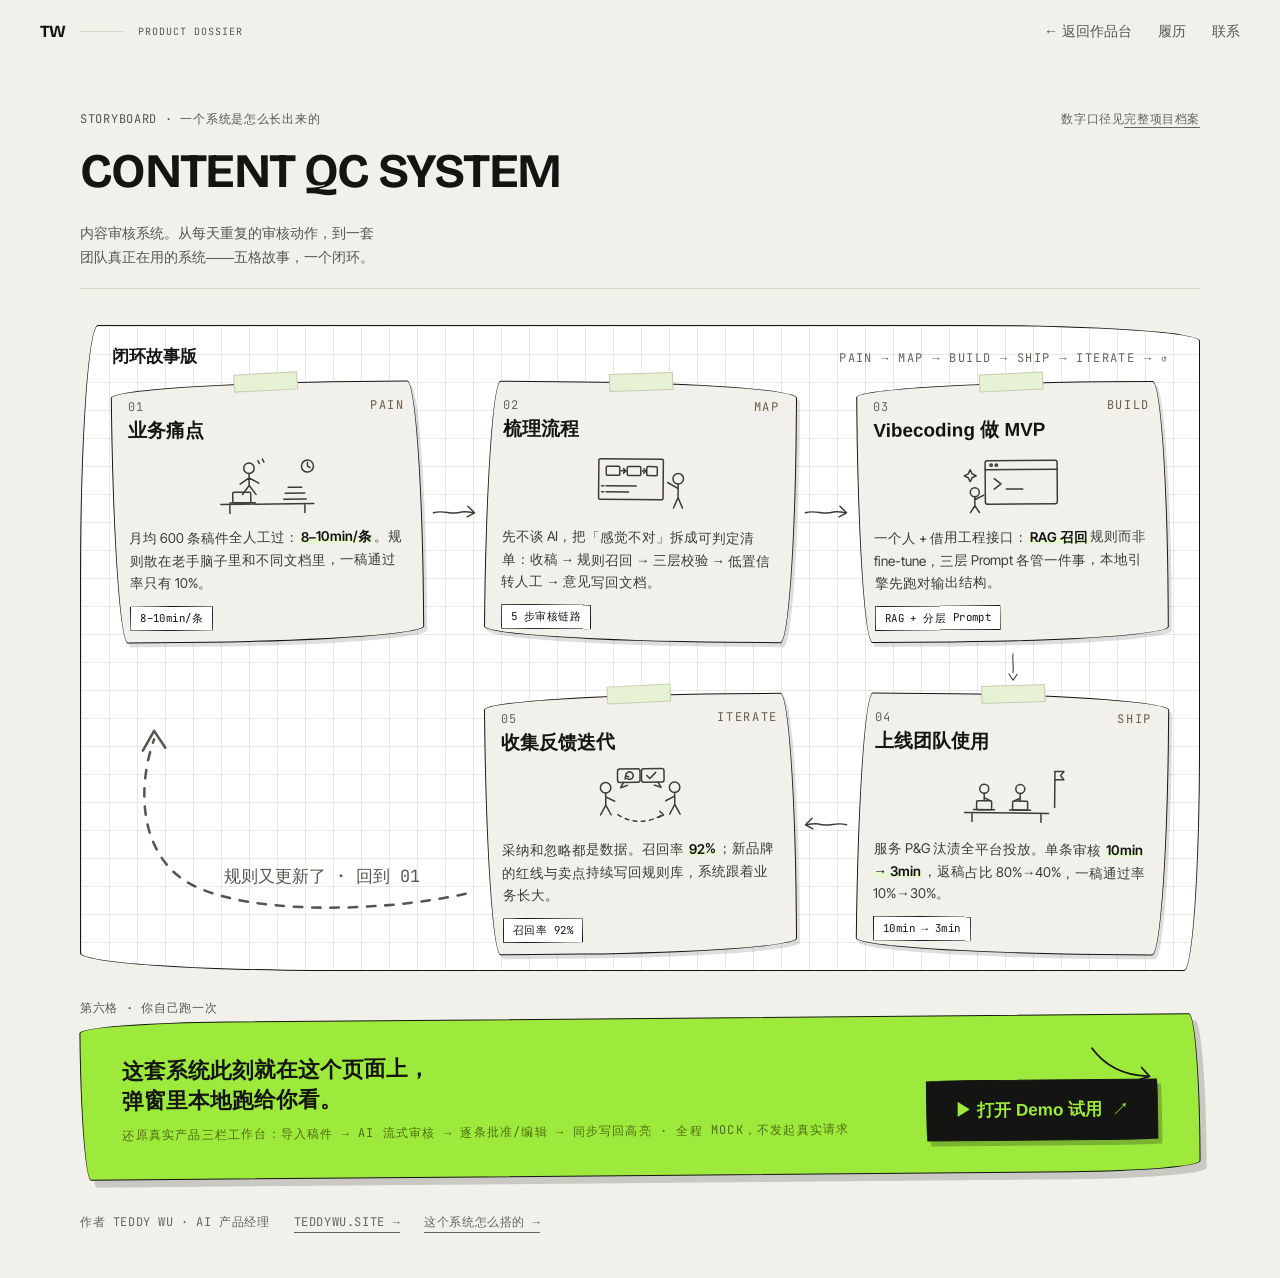
<file: demo/review/index.html>
<!doctype html>
<html lang="zh-CN">
<head>
<meta charset="utf-8"><meta name="viewport" content="width=device-width,initial-scale=1,viewport-fit=cover">
<title>试用 AI 内容审核系统 demo · 手绘故事版 · Teddy Wu</title>
<meta name="description" content="五格手绘故事版：业务痛点、梳理流程、vibecoding 做 MVP、上线团队使用、收集反馈迭代。第六格：点一下按钮，在弹窗里直接跑一次本地 demo。">
<link rel="canonical" href="https://teddywu-0506.github.io/demo/review/">
<meta property="og:type" content="article"><meta property="og:locale" content="zh_CN">
<meta property="og:title" content="试用 AI 内容审核系统 demo · 手绘故事版 · Teddy Wu"><meta property="og:description" content="从业务痛点到反馈迭代的闭环故事版，demo 在弹窗中一键运行。"><meta property="og:url" content="https://teddywu-0506.github.io/demo/review/">
<meta property="og:image" content="https://teddywu-0506.github.io/assets/img/og-review.png"><meta property="og:image:width" content="1200"><meta property="og:image:height" content="630"><meta property="og:image:alt" content="试用 AI 内容审核系统 demo · 手绘故事版 · Teddy Wu">
<meta name="twitter:card" content="summary_large_image"><meta name="theme-color" content="#F2F0EA">
<link rel="icon" href="/assets/favicon.svg" type="image/svg+xml">
<link rel="apple-touch-icon" href="/assets/icons/apple-touch-icon.png">
<link rel="stylesheet" href="/assets/css/site.css">
<script>document.documentElement.className='js'</script>
</head>
<body class="doc">
<header class="doc-head" data-theme="paper">
  <a class="brand" href="/"><span class="brand-mark">TW</span><span class="brand-rule" aria-hidden="true"></span><span class="brand-sub">Product Dossier</span></a>
  <nav class="nav" aria-label="页面导航"><a href="/#story">← 返回作品台</a><a href="/profile/">履历</a><a href="/#contact">联系</a></nav>
</header>
<main class="doc-main">

<div class="shell">
  <div class="shell-head">
    <div><p class="kicker">STORYBOARD · 一个系统是怎么长出来的</p>
      <h1>Content QC System</h1>
      <p class="lede" style="margin-top:10px;font-size:var(--body-s)">内容审核系统。从每天重复的审核动作，到一套团队真正在用的系统——五格故事，一个闭环。</p></div>
    <p class="shell-note">数字口径见<a href="/work/content-review/" style="border-bottom:1px solid currentColor">完整项目档案</a></p>
  </div>

  <section class="story" aria-label="闭环故事版：业务痛点、梳理流程、Vibecoding 做 MVP、上线团队使用、收集反馈迭代">
    <div class="story-kicker"><span class="t">闭环故事版</span><span class="m">Pain → Map → Build → Ship → Iterate → ↺</span></div>
    <div class="story-grid">

      <article class="sb-card sb-c1" style="--rot:-.6deg">
        <div class="sb-head"><span class="sb-n">01</span><span class="sb-en">Pain</span></div>
        <h3>业务痛点</h3>
        <svg class="sb-art" viewBox="0 0 140 84" fill="none" stroke="currentColor" stroke-width="2" stroke-linecap="round" stroke-linejoin="round" aria-hidden="true"><circle cx="46" cy="20" r="7"/><path d="M46 27v16M46 33l13 7M46 33l-12 8M46 43l9 12M46 43l-9 12"/><path d="M8 68h124M20 68v12M120 68v12"/><rect x="24" y="52" width="24" height="14" rx="1.5"/><path d="M20 66h34"/><path d="M92 62h30M94 54h26M98 46h18"/><circle cx="124" cy="18" r="8"/><path d="M124 13v5l3.5 2"/><path d="M58 10l2 4M64 8l2 4"/></svg>
        <p>月均 600 条稿件全人工过：<span class="hl">8–10min/条</span>。规则散在老手脑子里和不同文档里，一稿通过率只有 10%。</p>
        <span class="sb-chip">8–10min/条</span>
      </article>

      <div class="sb-arrow sb-a12" aria-hidden="true"><svg viewBox="0 0 56 24" fill="none" stroke="currentColor" stroke-width="1.8" stroke-linecap="round" stroke-linejoin="round"><path d="M3 13c12-4 22 3 34-1 5-1 10 0 15 1"/><path d="M45 5l8 8-9 5"/></svg></div>

      <article class="sb-card sb-card--b sb-c2" style="--rot:.5deg">
        <div class="sb-head"><span class="sb-n">02</span><span class="sb-en">Map</span></div>
        <h3>梳理流程</h3>
        <svg class="sb-art" viewBox="0 0 140 84" fill="none" stroke="currentColor" stroke-width="2" stroke-linecap="round" stroke-linejoin="round" aria-hidden="true"><rect x="14" y="8" width="86" height="54" rx="2"/><rect x="24" y="18" width="18" height="12" rx="1.5"/><rect x="52" y="18" width="18" height="12" rx="1.5"/><rect x="78" y="18" width="14" height="12" rx="1.5"/><path d="M44 24h6M72 24h4"/><path d="M47 21l3 3-3 3M74 21l3 3-3 3"/><path d="M24 44h40M24 52h30M18 44h3M18 52h3"/><circle cx="120" cy="34" r="7"/><path d="M120 41v18M120 47l-14-8M120 59l-6 14M120 59l6 14"/></svg>
        <p>先不谈 AI，把「感觉不对」拆成可判定清单：收稿 → 规则召回 → 三层校验 → 低置信转人工 → 意见写回文档。</p>
        <span class="sb-chip">5 步审核链路</span>
      </article>

      <div class="sb-arrow sb-a23" aria-hidden="true"><svg viewBox="0 0 56 24" fill="none" stroke="currentColor" stroke-width="1.8" stroke-linecap="round" stroke-linejoin="round"><path d="M3 13c12-4 22 3 34-1 5-1 10 0 15 1"/><path d="M45 5l8 8-9 5"/></svg></div>

      <article class="sb-card sb-c3" style="--rot:-.4deg">
        <div class="sb-head"><span class="sb-n">03</span><span class="sb-en">Build</span></div>
        <h3>Vibecoding 做 MVP</h3>
        <svg class="sb-art" viewBox="0 0 140 84" fill="none" stroke="currentColor" stroke-width="2" stroke-linecap="round" stroke-linejoin="round" aria-hidden="true"><rect x="34" y="10" width="96" height="58" rx="3"/><path d="M34 22h96"/><circle cx="42" cy="16" r="1.6"/><circle cx="49" cy="16" r="1.6"/><path d="M46 34l9 7-9 7"/><path d="M62 48h22"/><path d="M14 22l2.6 5.4L22 30l-5.4 2.6L14 38l-2.6-5.4L6 30l5.4-2.6z"/><circle cx="20" cy="52" r="6"/><path d="M20 58v12M20 62l12-6M20 70l-6 9M20 70l6 9"/></svg>
        <p>一个人 + 借用工程接口：<span class="hl">RAG 召回</span>规则而非 fine-tune，三层 Prompt 各管一件事，本地引擎先跑对输出结构。</p>
        <span class="sb-chip">RAG + 分层 Prompt</span>
      </article>

      <div class="sb-arrow sb-arrow--d sb-a34" aria-hidden="true"><svg viewBox="0 0 24 52" fill="none" stroke="currentColor" stroke-width="1.8" stroke-linecap="round" stroke-linejoin="round"><path d="M12 3c-2 10 2 20 0 32"/><path d="M5 37l7 11 7-10"/></svg></div>

      <article class="sb-card sb-card--b sb-c4" style="--rot:.6deg">
        <div class="sb-head"><span class="sb-n">04</span><span class="sb-en">Ship</span></div>
        <h3>上线团队使用</h3>
        <svg class="sb-art" viewBox="0 0 140 84" fill="none" stroke="currentColor" stroke-width="2" stroke-linecap="round" stroke-linejoin="round" aria-hidden="true"><path d="M6 64h112M16 64v12M108 64v12"/><rect x="22" y="48" width="20" height="12" rx="1.5"/><path d="M18 60h28"/><circle cx="32" cy="32" r="6"/><path d="M32 38v10M32 44l8 4"/><rect x="70" y="48" width="20" height="12" rx="1.5"/><path d="M66 60h28"/><circle cx="80" cy="32" r="6"/><path d="M80 38v10M80 44l-8 4"/><path d="M126 8v48"/><path d="M126 8h12l-4.5 5.5L138 19h-12"/></svg>
        <p>服务 P&amp;G 汰渍全平台投放。单条审核 <span class="hl">10min → 3min</span>，返稿占比 80%→40%，一稿通过率 10%→30%。</p>
        <span class="sb-chip">10min → 3min</span>
      </article>

      <div class="sb-arrow sb-a45" aria-hidden="true"><svg viewBox="0 0 56 24" fill="none" stroke="currentColor" stroke-width="1.8" stroke-linecap="round" stroke-linejoin="round"><path d="M53 13c-12-4-22 3-34-1-5-1-10 0-15 1"/><path d="M11 5l-8 8 9 5"/></svg></div>

      <article class="sb-card sb-c5" style="--rot:-.5deg">
        <div class="sb-head"><span class="sb-n">05</span><span class="sb-en">Iterate</span></div>
        <h3>收集反馈迭代</h3>
        <svg class="sb-art" viewBox="0 0 140 84" fill="none" stroke="currentColor" stroke-width="2" stroke-linecap="round" stroke-linejoin="round" aria-hidden="true"><circle cx="24" cy="30" r="7"/><path d="M24 37v16M24 42l12 6M24 53l-7 13M24 53l7 13"/><circle cx="116" cy="30" r="7"/><path d="M116 37v16M116 42l-12 6M116 53l-7 13M116 53l7 13"/><rect x="40" y="5" width="30" height="18" rx="3"/><path d="M48 23l-4 7 9-3"/><path d="M51 14a5 5 0 1 1 1.4 3.5"/><path d="M50 18.5l.8-4 4 1"/><rect x="72" y="5" width="30" height="18" rx="3"/><path d="M94 23l4 7-9-3"/><path d="M79 14l4 4 8-8"/><path d="M40 66c18 12 42 12 60 0" stroke-dasharray="5 6"/><path d="M96 62l5 5-7 3"/></svg>
        <p>采纳和忽略都是数据。召回率 <span class="hl">92%</span>；新品牌的红线与卖点持续写回规则库，系统跟着业务长大。</p>
        <span class="sb-chip">召回率 92%</span>
      </article>

      <div class="sb-loop" aria-hidden="true"><svg viewBox="0 0 260 150" fill="none" stroke="currentColor" stroke-width="1.8" stroke-linecap="round" stroke-linejoin="round"><path d="M252 140C190 154 84 156 48 128 20 106 18 64 30 30" stroke-dasharray="6 7"/><path d="M22 38l8-14 8 12"/><text x="150" y="132" text-anchor="middle" font-size="12" fill="currentColor" stroke="none">规则又更新了 · 回到 01</text></svg></div>

      <p class="sb-loopback">↺ 回到第 01 格——规则又更新了，故事继续。</p>
    </div>
  </section>

  <section class="sb-frame6" style="margin-top:clamp(18px,3vh,36px)">
    <p class="kicker">第六格 · 你自己跑一次</p>
    <div class="sb-launch">
      <div>
        <p class="sb-launch-big">这套系统此刻就在这个页面上，<br>弹窗里本地跑给你看。</p>
        <p class="sb-launch-sub">还原真实产品三栏工作台：导入稿件 → AI 流式审核 → 逐条批准/编辑 → 同步写回高亮 · 全程 Mock，不发起真实请求</p>
      </div>
      <div class="sb-launch-cta"><svg class="sb-launch-arrow" viewBox="0 0 90 46" fill="none" stroke="currentColor" stroke-width="2.2" stroke-linecap="round" stroke-linejoin="round" aria-hidden="true"><path d="M6 6c18 20 40 30 72 28"/><path d="M70 24l11 10-14 6"/></svg>
        <button type="button" class="btn sb-launch-btn" id="sb-open" data-track="open_demo_review" aria-haspopup="dialog" aria-controls="sb-modal">▶ 打开 Demo 试用 <span class="ar">↗</span></button>
      </div>
    </div>
  </section>

  <div class="shell-foot">
    <span>作者 Teddy Wu · AI 产品经理</span>
    <a href="/" style="border-bottom:1px solid currentColor">teddywu.site →</a>
    <a href="/work/content-review/" style="border-bottom:1px solid currentColor">这个系统怎么搭的 →</a>
  </div>
</div>

<div class="sb-modal" id="sb-modal" role="dialog" aria-modal="true" aria-label="Content QC System 本地 Demo" hidden>
  <div class="sb-modal-bg" data-close></div>
  <div class="sb-modal-panel">
    <div class="sb-modal-bar">
      <p class="t">Content QC Dev Platform · 产品交互 Demo · Mock 数据</p>
      <button type="button" class="sb-modal-close" id="sb-close">✕ 关闭</button>
    </div>
    <div class="demo-host" data-demo="review" data-source="standalone" data-case-url="/work/content-review/"></div>
  </div>
</div>

<script type="module">
import { mountDemo } from '/assets/js/demo-runtime.js';
import { bindCta } from '/assets/js/analytics.js';
bindCta();
const modal = document.getElementById('sb-modal');
const openB = document.getElementById('sb-open');
const closeB = document.getElementById('sb-close');
const host = modal.querySelector('.demo-host');
let mounted = false;
function openModal() {
  if (!mounted) { mountDemo(host); mounted = true; }
  modal.hidden = false;
  document.body.style.overflow = 'hidden';
  closeB.focus();
}
function closeModal() {
  modal.hidden = true;
  document.body.style.overflow = '';
  openB.focus();
}
openB.addEventListener('click', openModal);
closeB.addEventListener('click', closeModal);
modal.querySelector('[data-close]').addEventListener('click', closeModal);
document.addEventListener('keydown', (e) => { if (e.key === 'Escape' && !modal.hidden) closeModal(); });
</script>
</body></html>
</file>
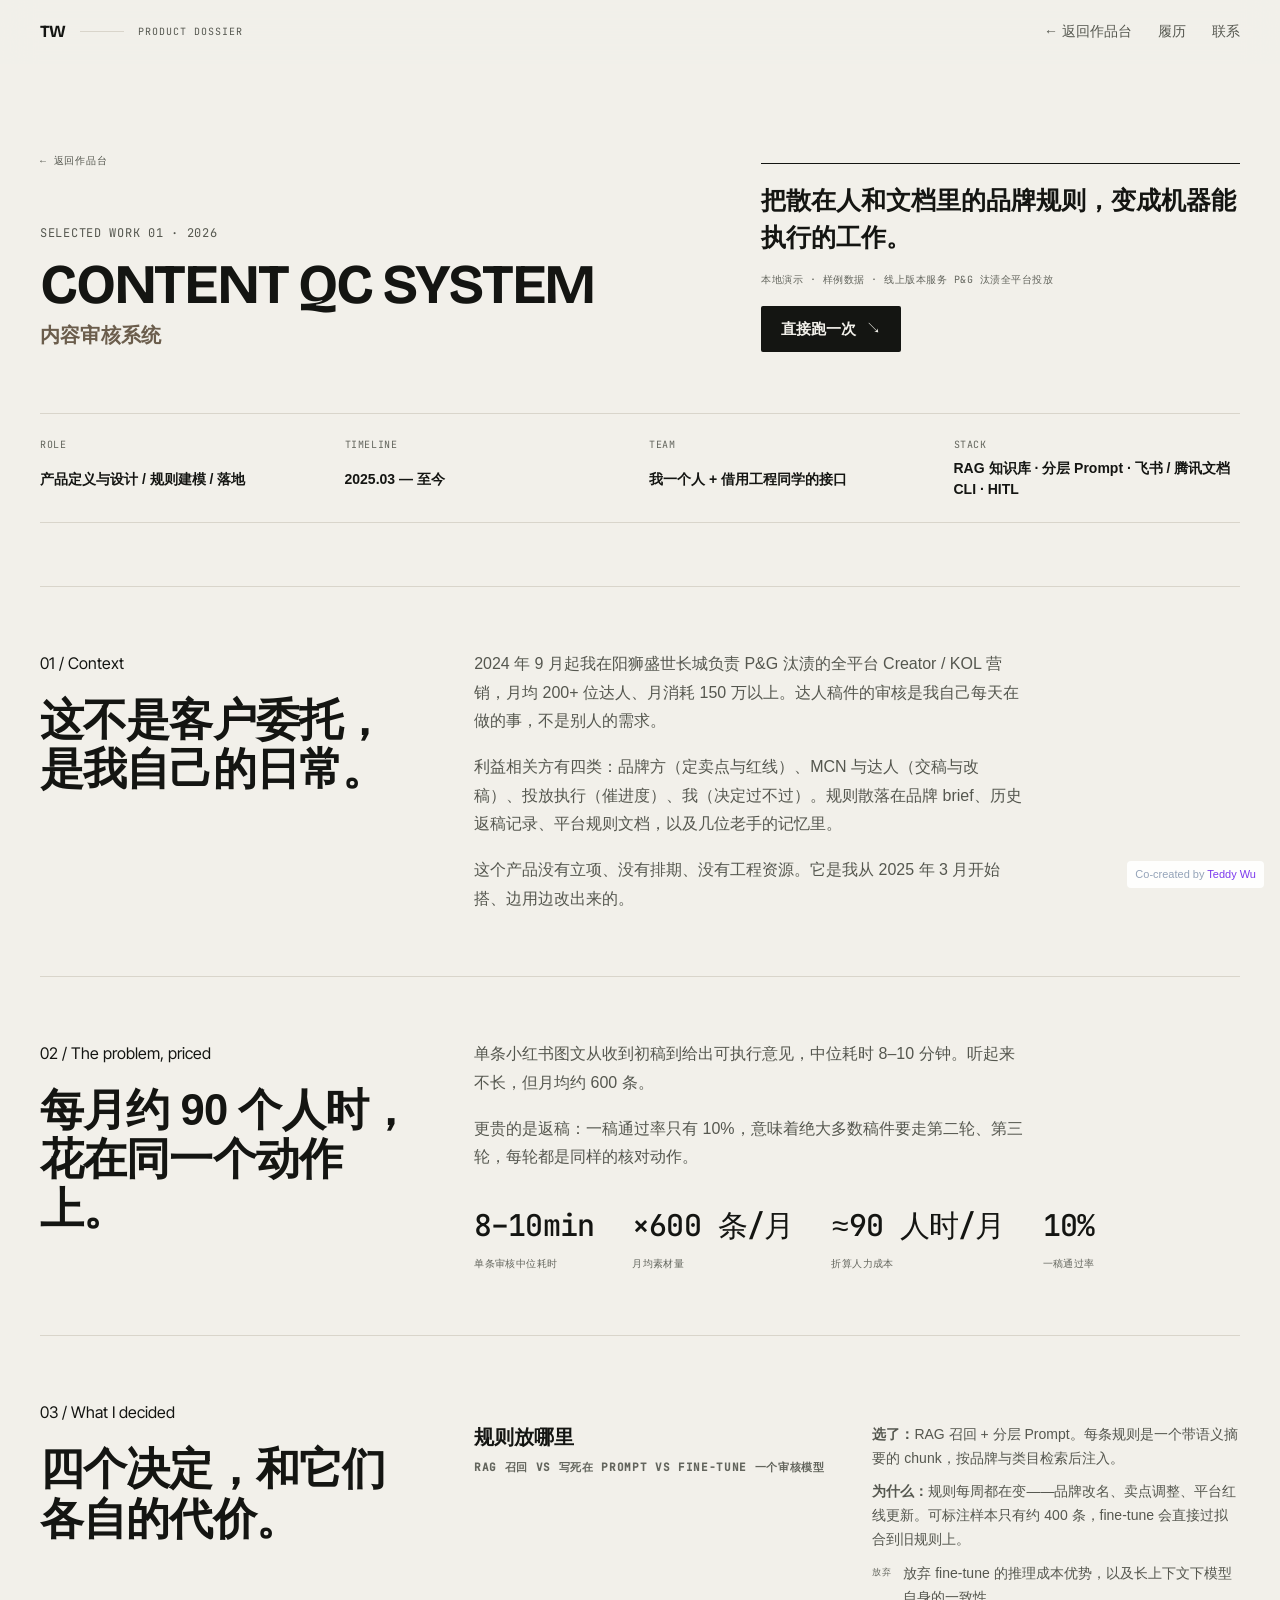
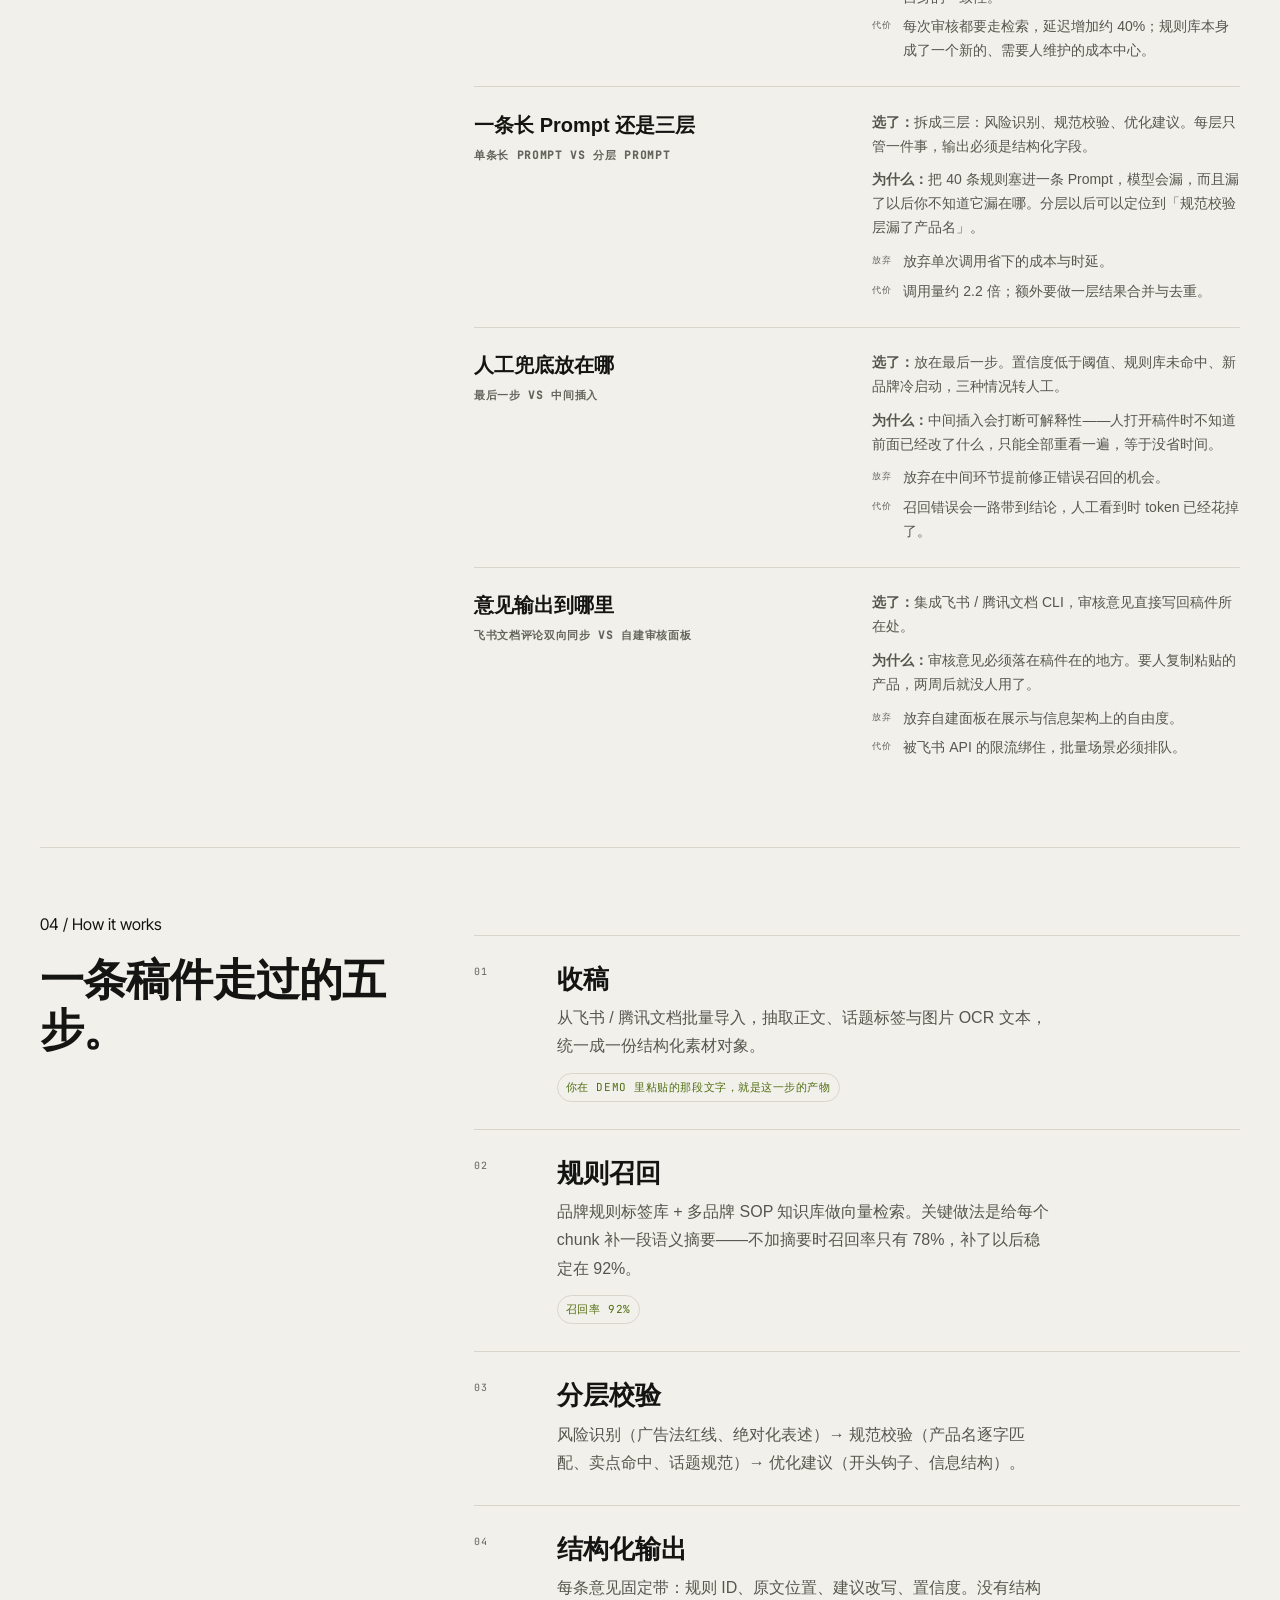
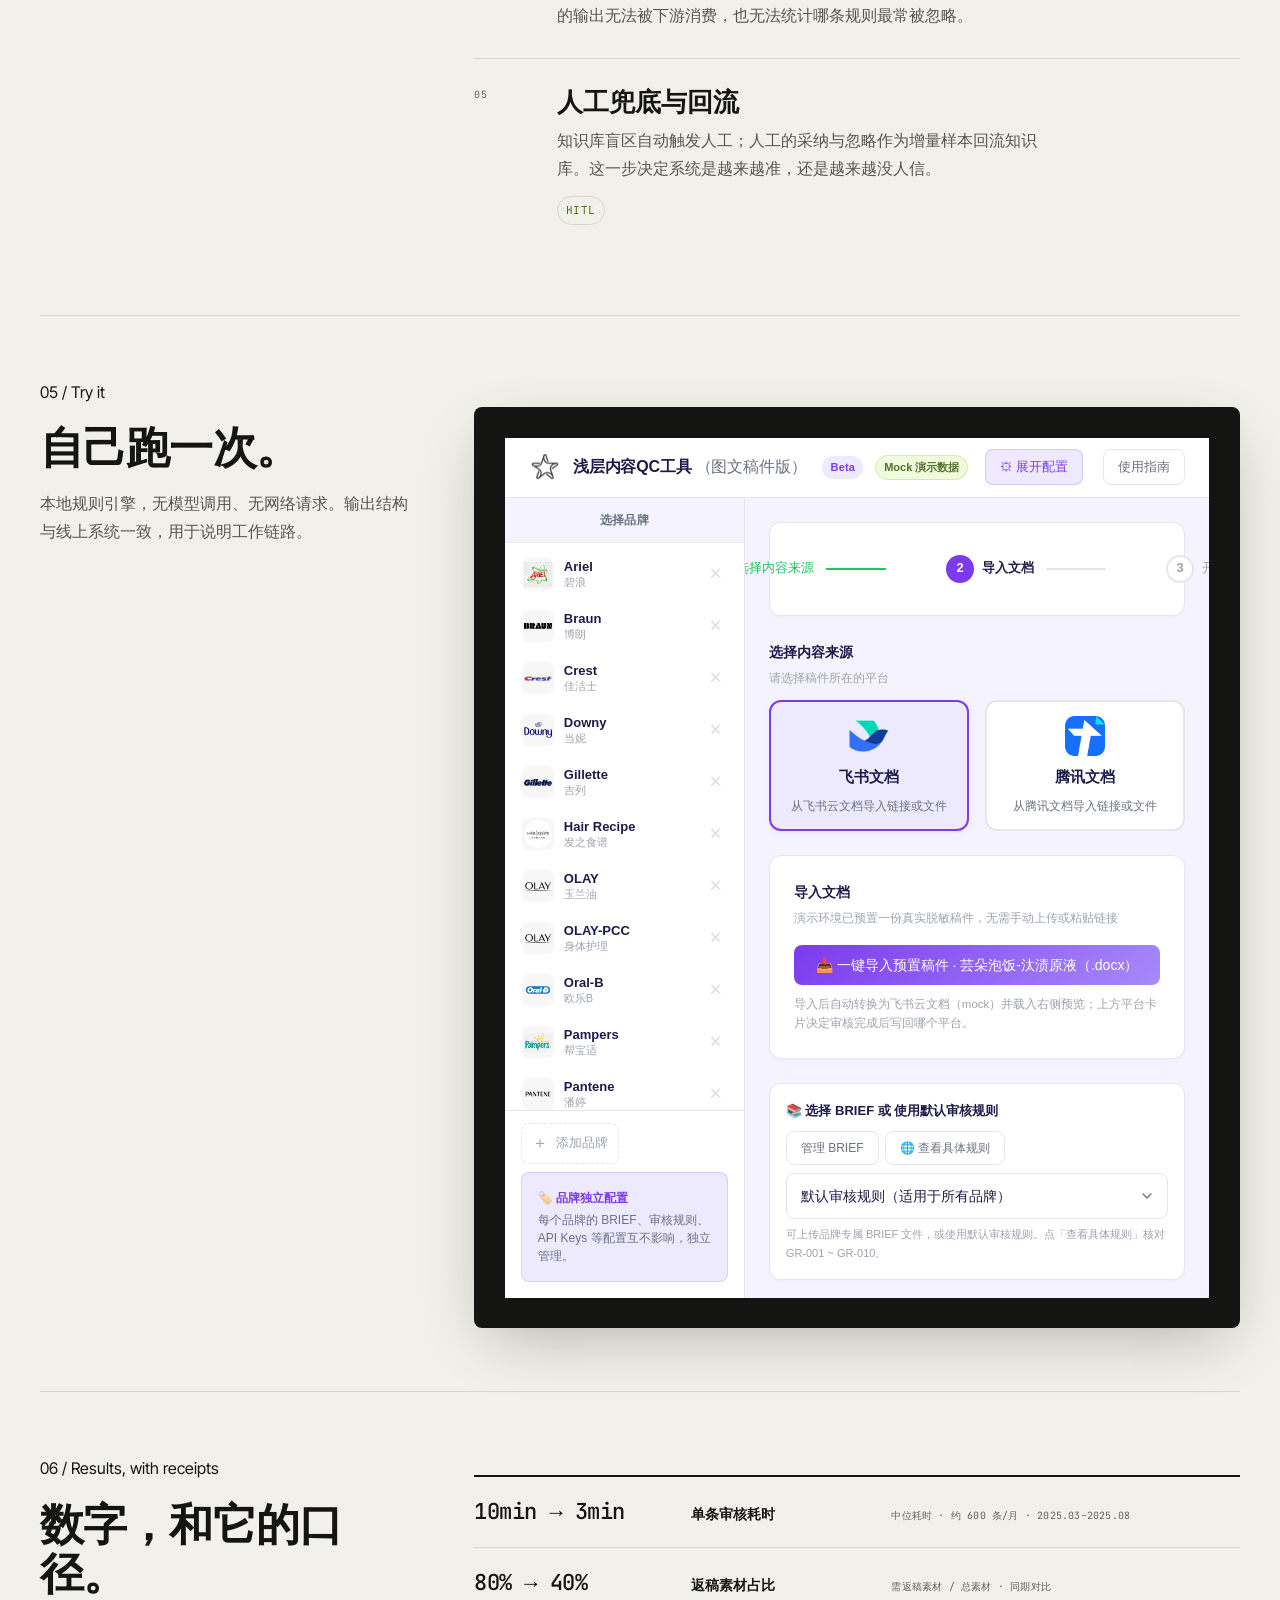
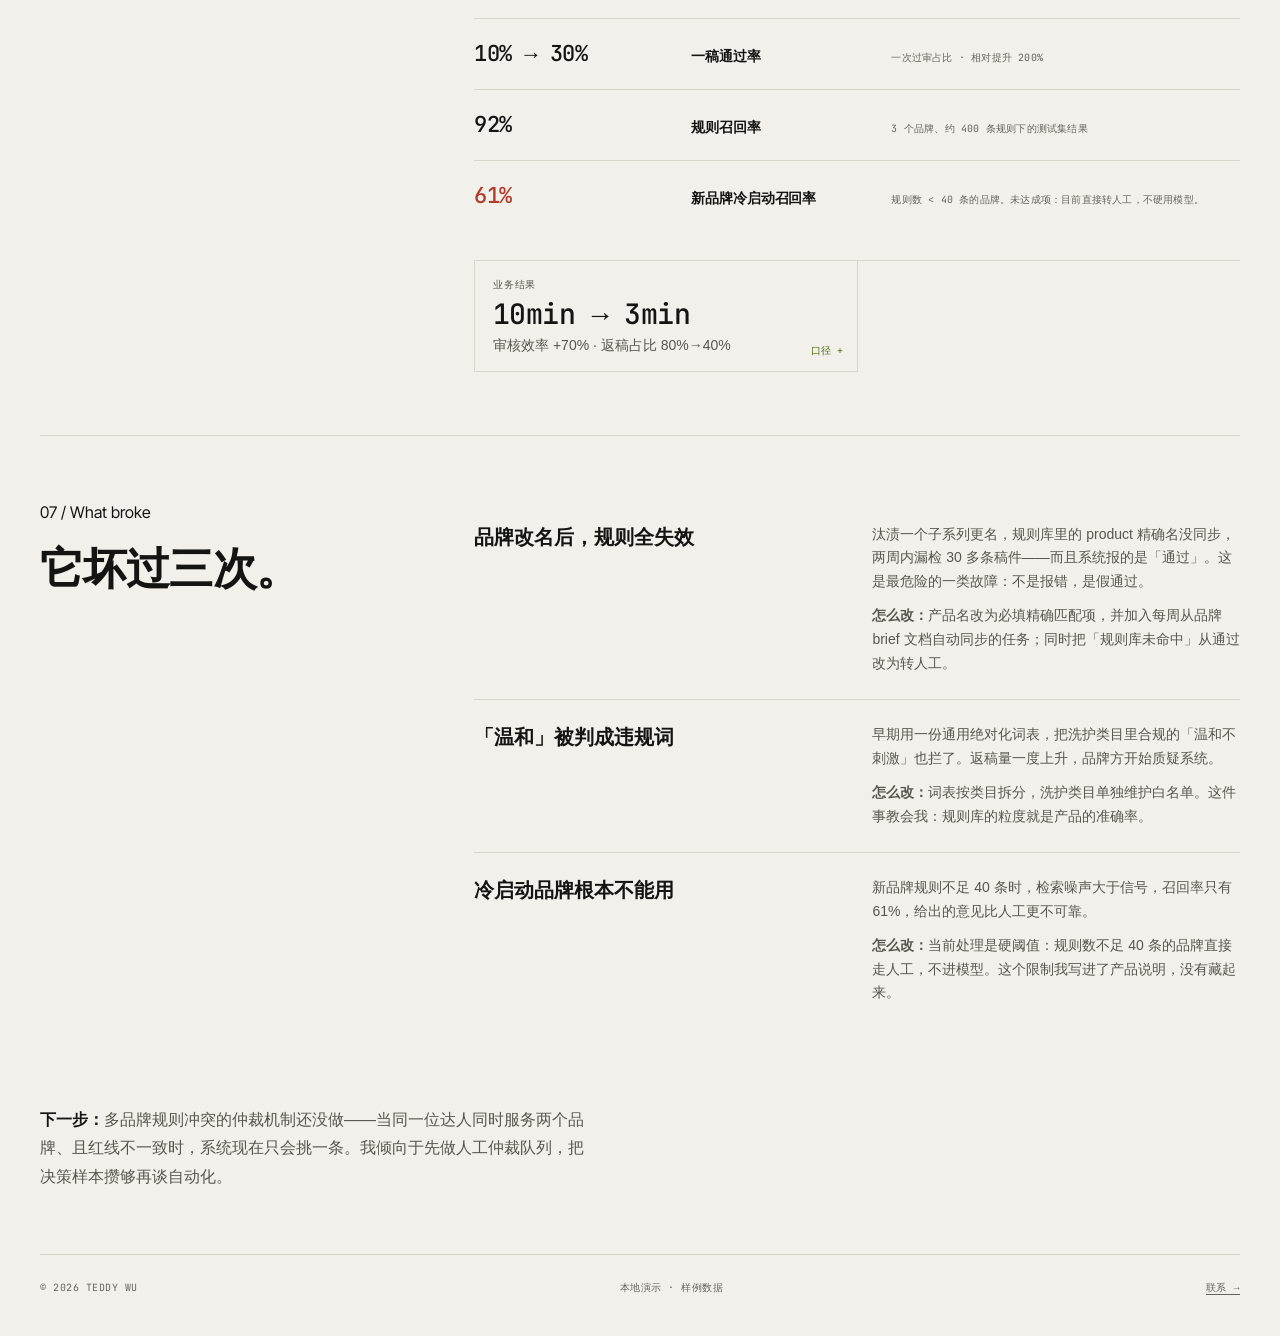
<file: work/content-review/index.html>
<!doctype html>
<html lang="zh-CN">
<head>
<meta charset="utf-8"><meta name="viewport" content="width=device-width,initial-scale=1,viewport-fit=cover">
<title>内容审核系统 · AI Content QC System — 把品牌规则变成机器能执行的工作 · Teddy Wu</title>
<meta name="description" content="达人内容 AI 审核系统。单条审核 10min→3min（口径见页内）。粘贴稿件即可试用，含规则命中、置信度与人工兜底。">
<link rel="canonical" href="https://teddywu-0506.github.io/work/content-review/">
<meta property="og:type" content="article"><meta property="og:locale" content="zh_CN">
<meta property="og:title" content="内容审核系统 · AI Content QC System — 把品牌规则变成机器能执行的工作 · Teddy Wu"><meta property="og:description" content="达人内容 AI 审核系统。单条审核 10min→3min（口径见页内）。粘贴稿件即可试用，含规则命中、置信度与人工兜底。"><meta property="og:url" content="https://teddywu-0506.github.io/work/content-review/">
<meta property="og:image" content="https://teddywu-0506.github.io/assets/img/og-review.png"><meta property="og:image:width" content="1200"><meta property="og:image:height" content="630"><meta property="og:image:alt" content="内容审核系统 · AI Content QC System — 把品牌规则变成机器能执行的工作 · Teddy Wu">
<meta name="twitter:card" content="summary_large_image"><meta name="theme-color" content="#F2F0EA">
<link rel="icon" href="/assets/favicon.svg" type="image/svg+xml">
<link rel="apple-touch-icon" href="/assets/icons/apple-touch-icon.png">
<link rel="stylesheet" href="/assets/css/site.css">
<script>document.documentElement.className='js'</script>
</head>
<body class="doc">
<header class="doc-head" data-theme="paper">
  <a class="brand" href="/"><span class="brand-mark">TW</span><span class="brand-rule" aria-hidden="true"></span><span class="brand-sub">Product Dossier</span></a>
  <nav class="nav" aria-label="页面导航"><a href="/#story">← 返回作品台</a><a href="/profile/">履历</a><a href="/#contact">联系</a></nav>
</header>
<main class="doc-main">

<section class="doc-hero">
  <div><a class="back" href="/#story">← 返回作品台</a>
    <p class="kicker">SELECTED WORK 01 · 2026</p>
    <h1 class="product-name" style="margin:14px 0 6px">Content QC System</h1>
    <p class="work-cn-name">内容审核系统</p></div>
  <div><p class="doc-thesis">把散在人和文档里的品牌规则，变成机器能执行的工作。</p>
    <p class="doc-status">本地演示 · 样例数据 · 线上版本服务 P&amp;G 汰渍全平台投放</p>
    <p style="margin-top:18px"><a class="btn btn--solid" href="#demo">直接跑一次 <span class="ar">↘</span></a></p></div>
</section>
<dl class="doc-meta"><div><dt>Role</dt><dd>产品定义与设计 / 规则建模 / 落地</dd></div><div><dt>Timeline</dt><dd>2025.03 — 至今</dd></div><div><dt>Team</dt><dd>我一个人 + 借用工程同学的接口</dd></div><div><dt>Stack</dt><dd>RAG 知识库 · 分层 Prompt · 飞书 / 腾讯文档 CLI · HITL</dd></div></dl>
<section class="sec"><div class="sec-grid">
  <div><span class="sec-kicker">01 / Context</span><h2>这不是客户委托，<br>是我自己的日常。</h2></div>
  <div class="prose"><p>2024 年 9 月起我在阳狮盛世长城负责 P&amp;G 汰渍的全平台 Creator / KOL 营销，月均 200+ 位达人、月消耗 150 万以上。达人稿件的审核是我自己每天在做的事，不是别人的需求。</p><p>利益相关方有四类：品牌方（定卖点与红线）、MCN 与达人（交稿与改稿）、投放执行（催进度）、我（决定过不过）。规则散落在品牌 brief、历史返稿记录、平台规则文档，以及几位老手的记忆里。</p><p>这个产品没有立项、没有排期、没有工程资源。它是我从 2025 年 3 月开始搭、边用边改出来的。</p></div></div></section>
<section class="sec"><div class="sec-grid">
  <div><span class="sec-kicker">02 / The problem, priced</span><h2>每月约 90 个人时，花在同一个动作上。</h2></div>
  <div><div class="prose"><p>单条小红书图文从收到初稿到给出可执行意见，中位耗时 8–10 分钟。听起来不长，但月均约 600 条。</p><p>更贵的是返稿：一稿通过率只有 10%，意味着绝大多数稿件要走第二轮、第三轮，每轮都是同样的核对动作。</p></div><div class="cost"><div><b>8–10min</b><span>单条审核中位耗时</span></div><div><b>×600 条/月</b><span>月均素材量</span></div><div><b>≈90 人时/月</b><span>折算人力成本</span></div><div><b>10%</b><span>一稿通过率</span></div></div></div></div></section>
<section class="sec"><div class="sec-grid">
  <div><span class="sec-kicker">03 / What I decided</span><h2>四个决定，和它们各自的代价。</h2></div>
  <div class="dec"><div class="dec-item"><div><p class="dec-q">规则放哪里<span class="vs">RAG 召回 vs 写死在 Prompt vs fine-tune 一个审核模型</span></p></div><div class="dec-a"><p><strong>选了：</strong>RAG 召回 + 分层 Prompt。每条规则是一个带语义摘要的 chunk，按品牌与类目检索后注入。</p><p><strong>为什么：</strong>规则每周都在变——品牌改名、卖点调整、平台红线更新。可标注样本只有约 400 条，fine-tune 会直接过拟合到旧规则上。</p><dl><dt>放弃</dt><dd>放弃 fine-tune 的推理成本优势，以及长上下文下模型自身的一致性。</dd><dt>代价</dt><dd>每次审核都要走检索，延迟增加约 40%；规则库本身成了一个新的、需要人维护的成本中心。</dd></dl></div></div><div class="dec-item"><div><p class="dec-q">一条长 Prompt 还是三层<span class="vs">单条长 Prompt vs 分层 Prompt</span></p></div><div class="dec-a"><p><strong>选了：</strong>拆成三层：风险识别、规范校验、优化建议。每层只管一件事，输出必须是结构化字段。</p><p><strong>为什么：</strong>把 40 条规则塞进一条 Prompt，模型会漏，而且漏了以后你不知道它漏在哪。分层以后可以定位到「规范校验层漏了产品名」。</p><dl><dt>放弃</dt><dd>放弃单次调用省下的成本与时延。</dd><dt>代价</dt><dd>调用量约 2.2 倍；额外要做一层结果合并与去重。</dd></dl></div></div><div class="dec-item"><div><p class="dec-q">人工兜底放在哪<span class="vs">最后一步 vs 中间插入</span></p></div><div class="dec-a"><p><strong>选了：</strong>放在最后一步。置信度低于阈值、规则库未命中、新品牌冷启动，三种情况转人工。</p><p><strong>为什么：</strong>中间插入会打断可解释性——人打开稿件时不知道前面已经改了什么，只能全部重看一遍，等于没省时间。</p><dl><dt>放弃</dt><dd>放弃在中间环节提前修正错误召回的机会。</dd><dt>代价</dt><dd>召回错误会一路带到结论，人工看到时 token 已经花掉了。</dd></dl></div></div><div class="dec-item"><div><p class="dec-q">意见输出到哪里<span class="vs">飞书文档评论双向同步 vs 自建审核面板</span></p></div><div class="dec-a"><p><strong>选了：</strong>集成飞书 / 腾讯文档 CLI，审核意见直接写回稿件所在处。</p><p><strong>为什么：</strong>审核意见必须落在稿件在的地方。要人复制粘贴的产品，两周后就没人用了。</p><dl><dt>放弃</dt><dd>放弃自建面板在展示与信息架构上的自由度。</dd><dt>代价</dt><dd>被飞书 API 的限流绑住，批量场景必须排队。</dd></dl></div></div></div></div></section>
<section class="sec"><div class="sec-grid">
  <div><span class="sec-kicker">04 / How it works</span><h2>一条稿件走过的五步。</h2></div>
  <div class="flow"><div class="flow-step"><span class="flow-n">01</span><div><h3>收稿</h3><p>从飞书 / 腾讯文档批量导入，抽取正文、话题标签与图片 OCR 文本，统一成一份结构化素材对象。</p><span class="flow-tag">你在 demo 里粘贴的那段文字，就是这一步的产物</span></div></div><div class="flow-step"><span class="flow-n">02</span><div><h3>规则召回</h3><p>品牌规则标签库 + 多品牌 SOP 知识库做向量检索。关键做法是给每个 chunk 补一段语义摘要——不加摘要时召回率只有 78%，补了以后稳定在 92%。</p><span class="flow-tag">召回率 92%</span></div></div><div class="flow-step"><span class="flow-n">03</span><div><h3>分层校验</h3><p>风险识别（广告法红线、绝对化表述）→ 规范校验（产品名逐字匹配、卖点命中、话题规范）→ 优化建议（开头钩子、信息结构）。</p></div></div><div class="flow-step"><span class="flow-n">04</span><div><h3>结构化输出</h3><p>每条意见固定带：规则 ID、原文位置、建议改写、置信度。没有结构的输出无法被下游消费，也无法统计哪条规则最常被忽略。</p></div></div><div class="flow-step"><span class="flow-n">05</span><div><h3>人工兜底与回流</h3><p>知识库盲区自动触发人工；人工的采纳与忽略作为增量样本回流知识库。这一步决定系统是越来越准，还是越来越没人信。</p><span class="flow-tag">HITL</span></div></div></div></div></section>
<section class="sec" id="demo"><div class="sec-grid">
  <div><span class="sec-kicker">05 / Try it</span><h2>自己跑一次。</h2>
    <p class="prose" style="margin-top:16px">本地规则引擎，无模型调用、无网络请求。输出结构与线上系统一致，用于说明工作链路。</p></div>
  <div><div class="doc-demo"><div class="demo-host" data-demo="review" data-source="case" data-case-url="/work/content-review/"></div></div></div></div></section>
<section class="sec"><div class="sec-grid">
  <div><span class="sec-kicker">06 / Results, with receipts</span><h2>数字，和它的口径。</h2></div>
  <div><div class="res"><div class="res-row"><b>10min → 3min</b><em>单条审核耗时</em><span>中位耗时 · 约 600 条/月 · 2025.03–2025.08</span></div><div class="res-row"><b>80% → 40%</b><em>返稿素材占比</em><span>需返稿素材 / 总素材 · 同期对比</span></div><div class="res-row"><b>10% → 30%</b><em>一稿通过率</em><span>一次过审占比 · 相对提升 200%</span></div><div class="res-row"><b>92%</b><em>规则召回率</em><span>3 个品牌、约 400 条规则下的测试集结果</span></div><div class="res-row is-down"><b>61%</b><em>新品牌冷启动召回率</em><span>规则数 &lt; 40 条的品牌。未达成项：目前直接转人工，不硬用模型。</span></div></div>
    <div class="grid6" style="margin-top:30px"><div class="cell cell--result" role="button" tabindex="0" data-prov="prov" aria-controls="prov" aria-expanded="false">
      <span class="cell-label">业务结果</span><p class="cell-stat"><span class="stat">10min → 3min</span></p>
      <p class="cell-body">审核效率 +70% · 返稿占比 80%→40%</p><span class="cell-arrow">口径 +</span>
      <div class="provenance" id="prov">口径：单条小红书图文从收到初稿到给出可执行意见的中位耗时。样本 约 600 条/月。时间窗 2025.03–2025.08。一稿通过率 10%→30%。</div></div></div></div></div></section>
<section class="sec"><div class="sec-grid">
  <div><span class="sec-kicker">07 / What broke</span><h2>它坏过三次。</h2></div>
  <div class="dec"><div class="dec-item"><div><p class="dec-q">品牌改名后，规则全失效</p></div><div class="dec-a"><p>汰渍一个子系列更名，规则库里的 product 精确名没同步，两周内漏检 30 多条稿件——而且系统报的是「通过」。这是最危险的一类故障：不是报错，是假通过。</p><p><strong>怎么改：</strong>产品名改为必填精确匹配项，并加入每周从品牌 brief 文档自动同步的任务；同时把「规则库未命中」从通过改为转人工。</p></div></div><div class="dec-item"><div><p class="dec-q">「温和」被判成违规词</p></div><div class="dec-a"><p>早期用一份通用绝对化词表，把洗护类目里合规的「温和不刺激」也拦了。返稿量一度上升，品牌方开始质疑系统。</p><p><strong>怎么改：</strong>词表按类目拆分，洗护类目单独维护白名单。这件事教会我：规则库的粒度就是产品的准确率。</p></div></div><div class="dec-item"><div><p class="dec-q">冷启动品牌根本不能用</p></div><div class="dec-a"><p>新品牌规则不足 40 条时，检索噪声大于信号，召回率只有 61%，给出的意见比人工更不可靠。</p><p><strong>怎么改：</strong>当前处理是硬阈值：规则数不足 40 条的品牌直接走人工，不进模型。这个限制我写进了产品说明，没有藏起来。</p></div></div></div>
  <div class="prose" style="grid-column:1/-1"><p style="margin-top:26px"><strong>下一步：</strong>多品牌规则冲突的仲裁机制还没做——当同一位达人同时服务两个品牌、且红线不一致时，系统现在只会挑一条。我倾向于先做人工仲裁队列，把决策样本攒够再谈自动化。</p></div></div></section>
<footer style="display:flex;justify-content:space-between;gap:20px;flex-wrap:wrap;padding:24px 0 40px;border-top:1px solid var(--border);font-family:var(--f-mono);font-size:var(--micro);letter-spacing:.05em;text-transform:uppercase;color:var(--text-quiet)">
  <span>© 2026 Teddy Wu</span><span>本地演示 · 样例数据</span><span><a href="/#contact" style="border-bottom:1px solid currentColor">联系 →</a></span>
</footer>
</main>
<script type="module">
import { mountDemo } from '/assets/js/demo-runtime.js';
import { bindCta } from '/assets/js/analytics.js';
bindCta();
document.querySelectorAll('[data-demo]').forEach(mountDemo);
document.querySelectorAll('[data-prov]').forEach(t=>t.addEventListener('click',()=>{
  const b=document.getElementById(t.getAttribute('aria-controls'));
  const o=b.classList.toggle('is-open'); t.setAttribute('aria-expanded',String(o));
}));
</script>
</body></html>
</file>
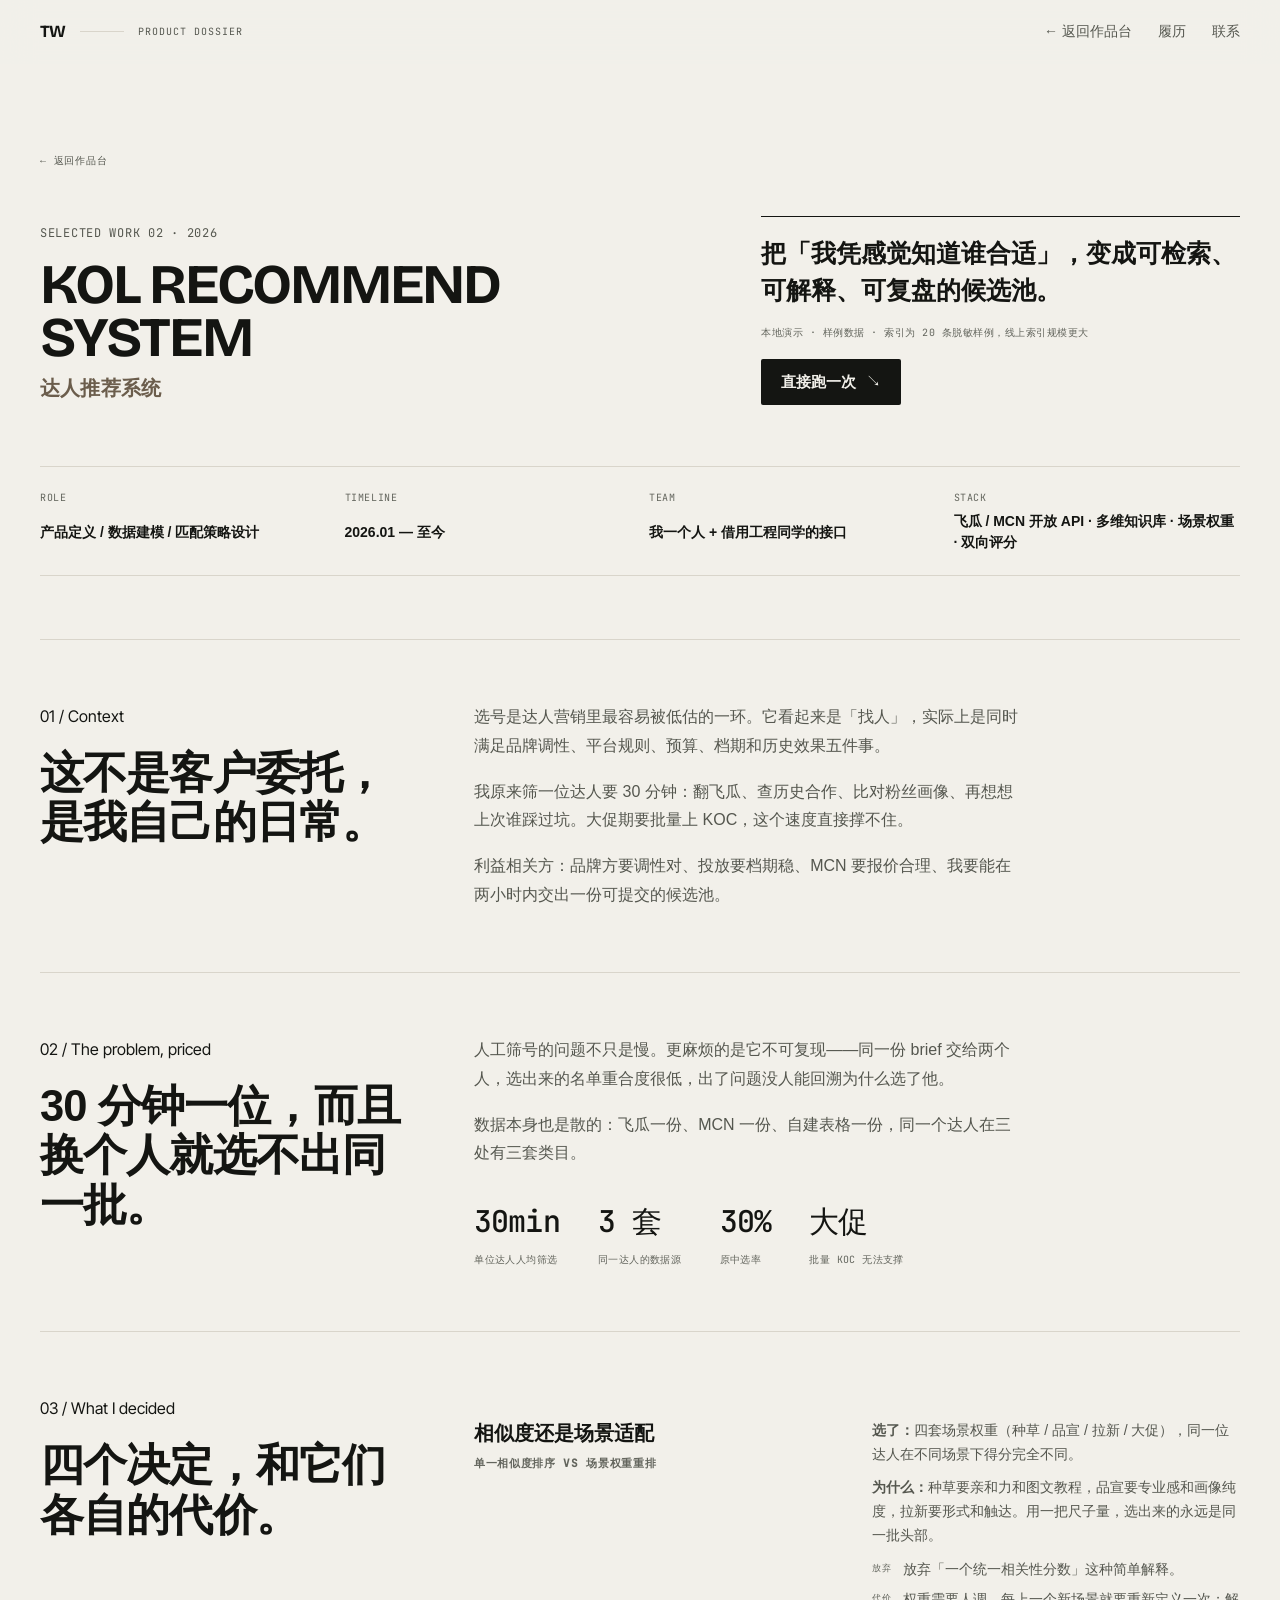
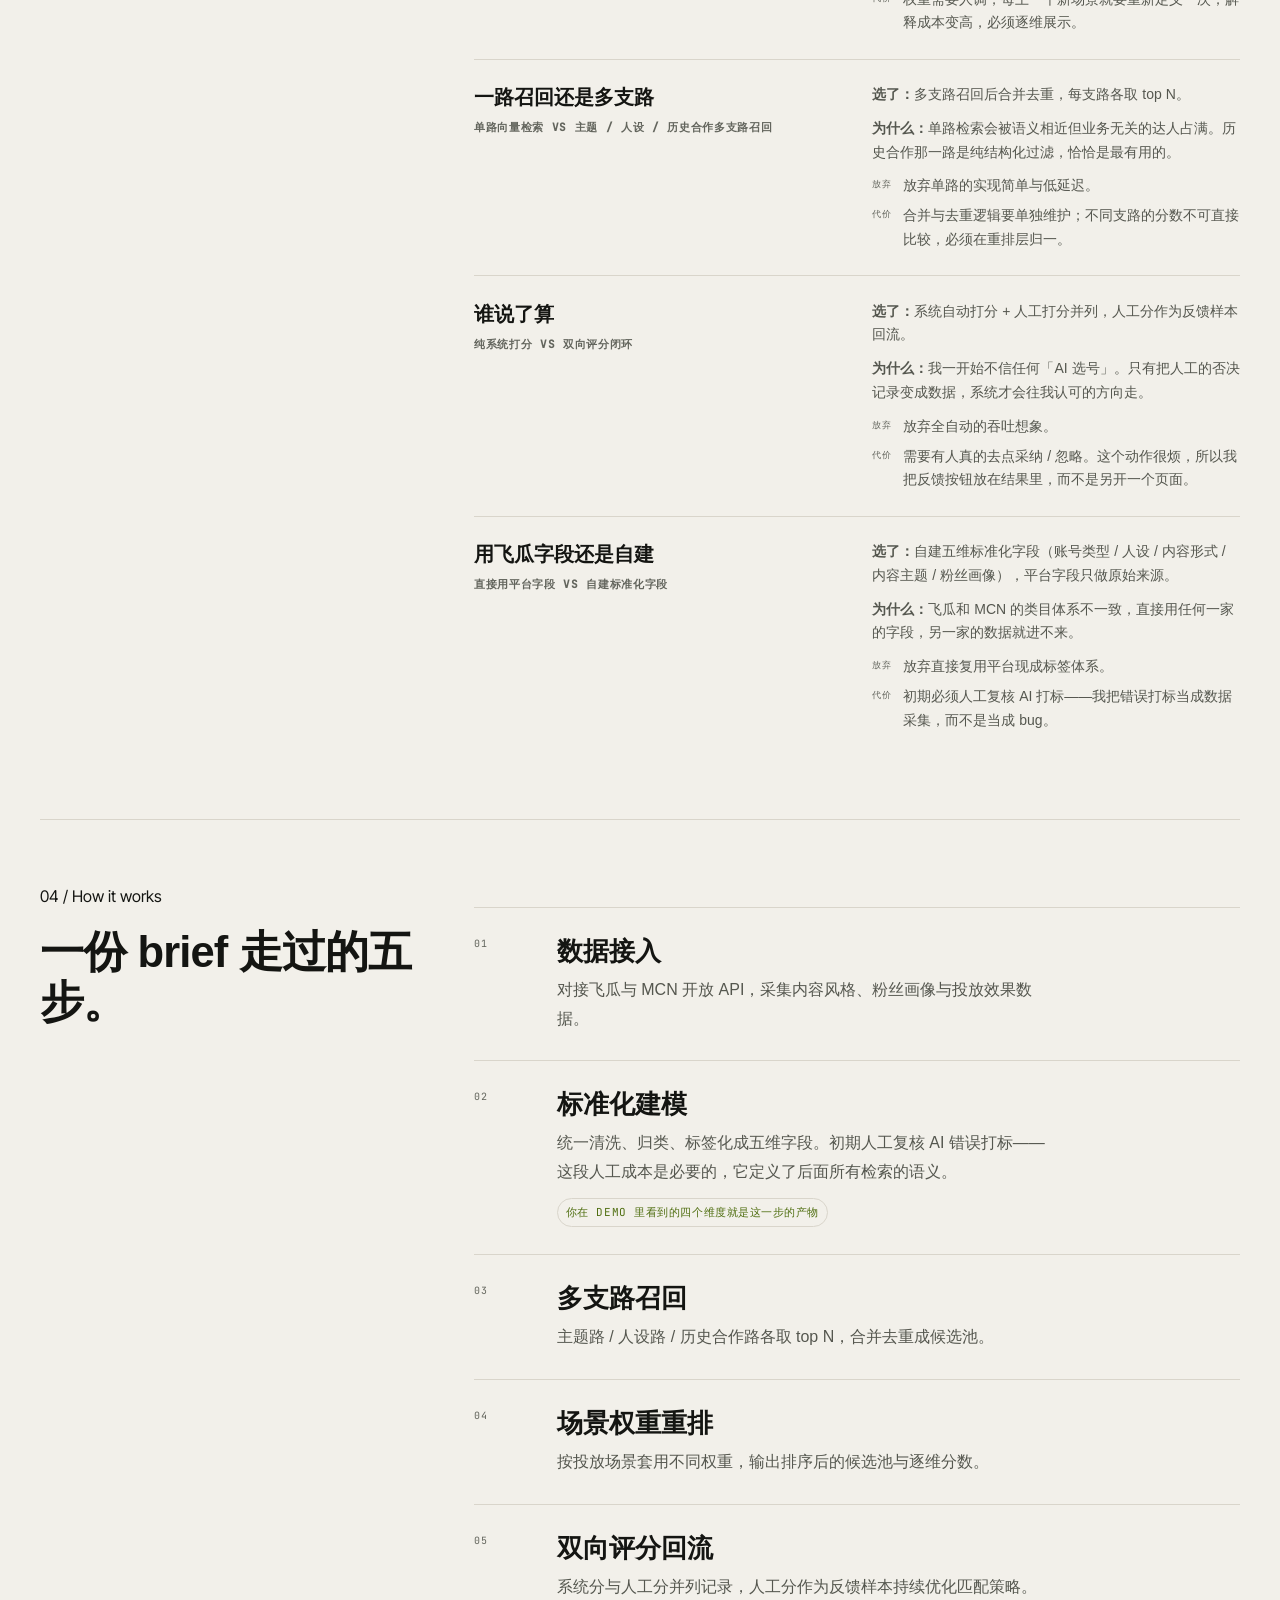
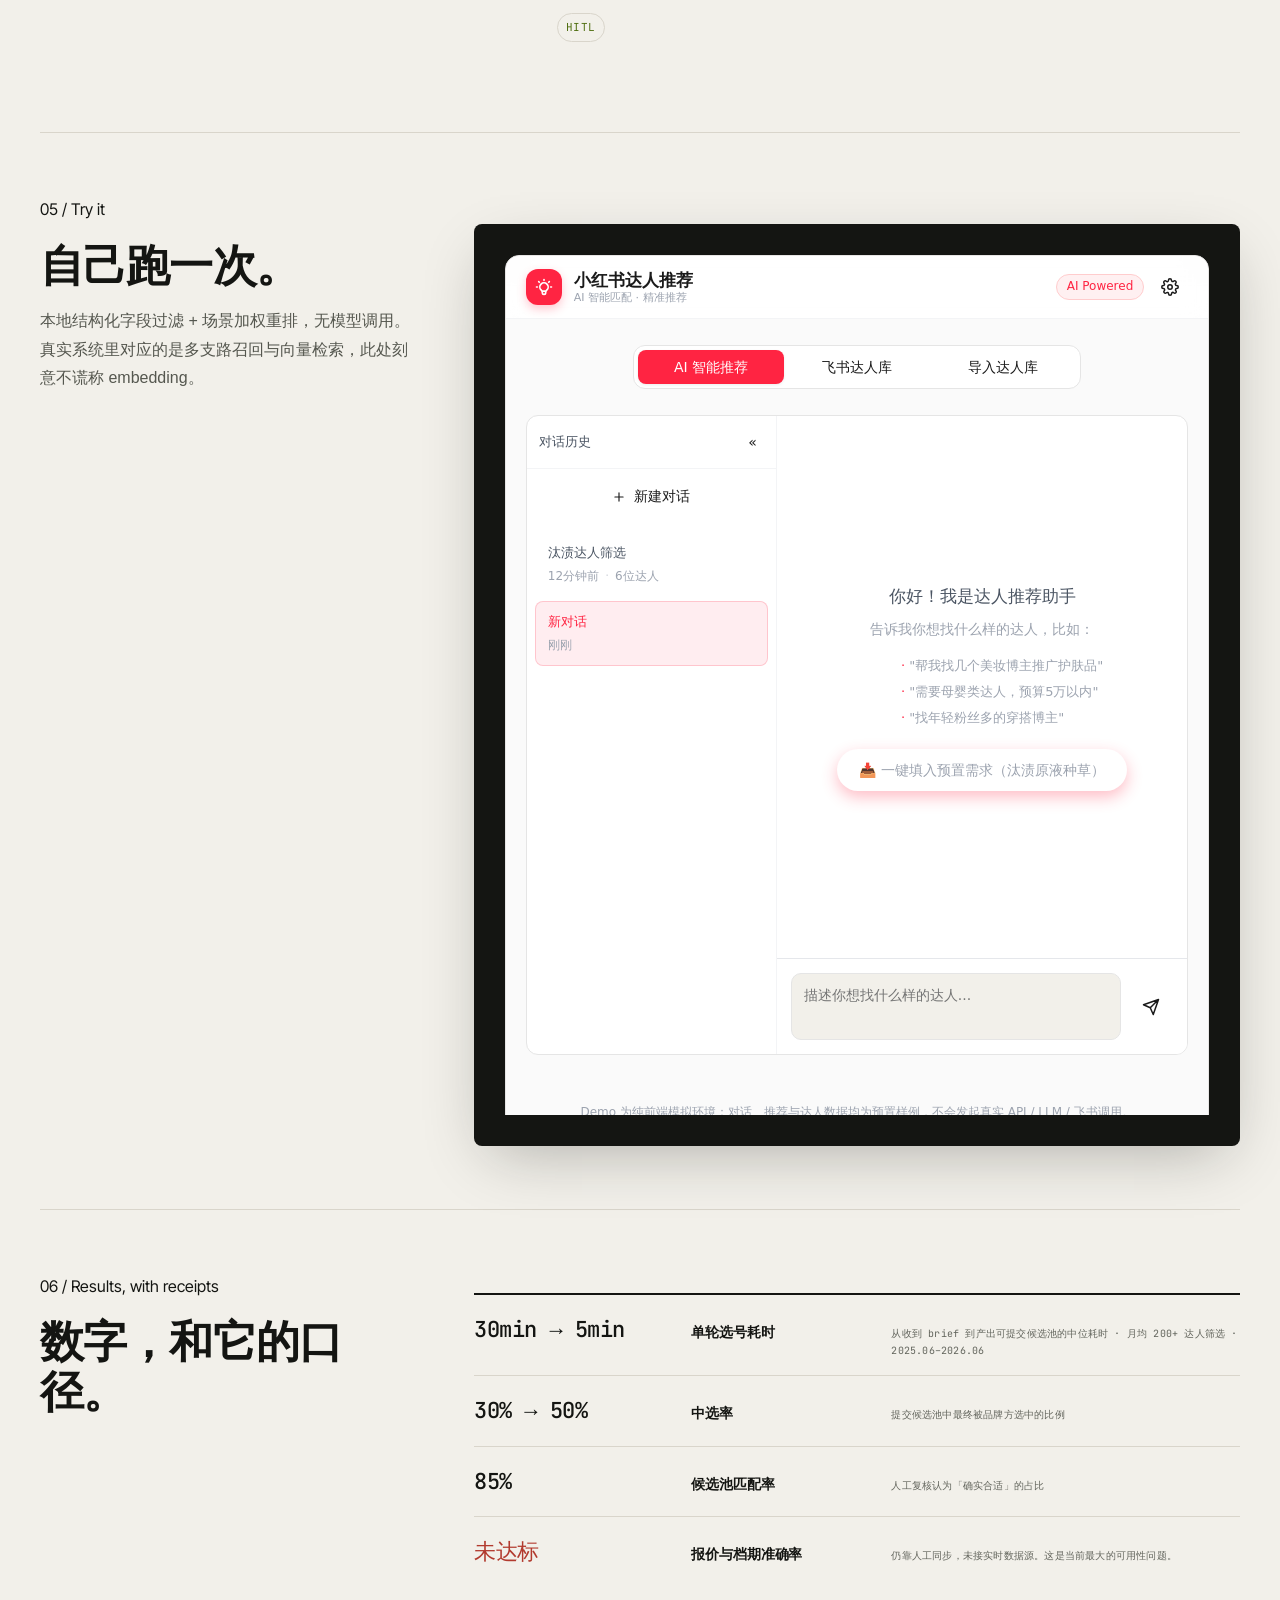
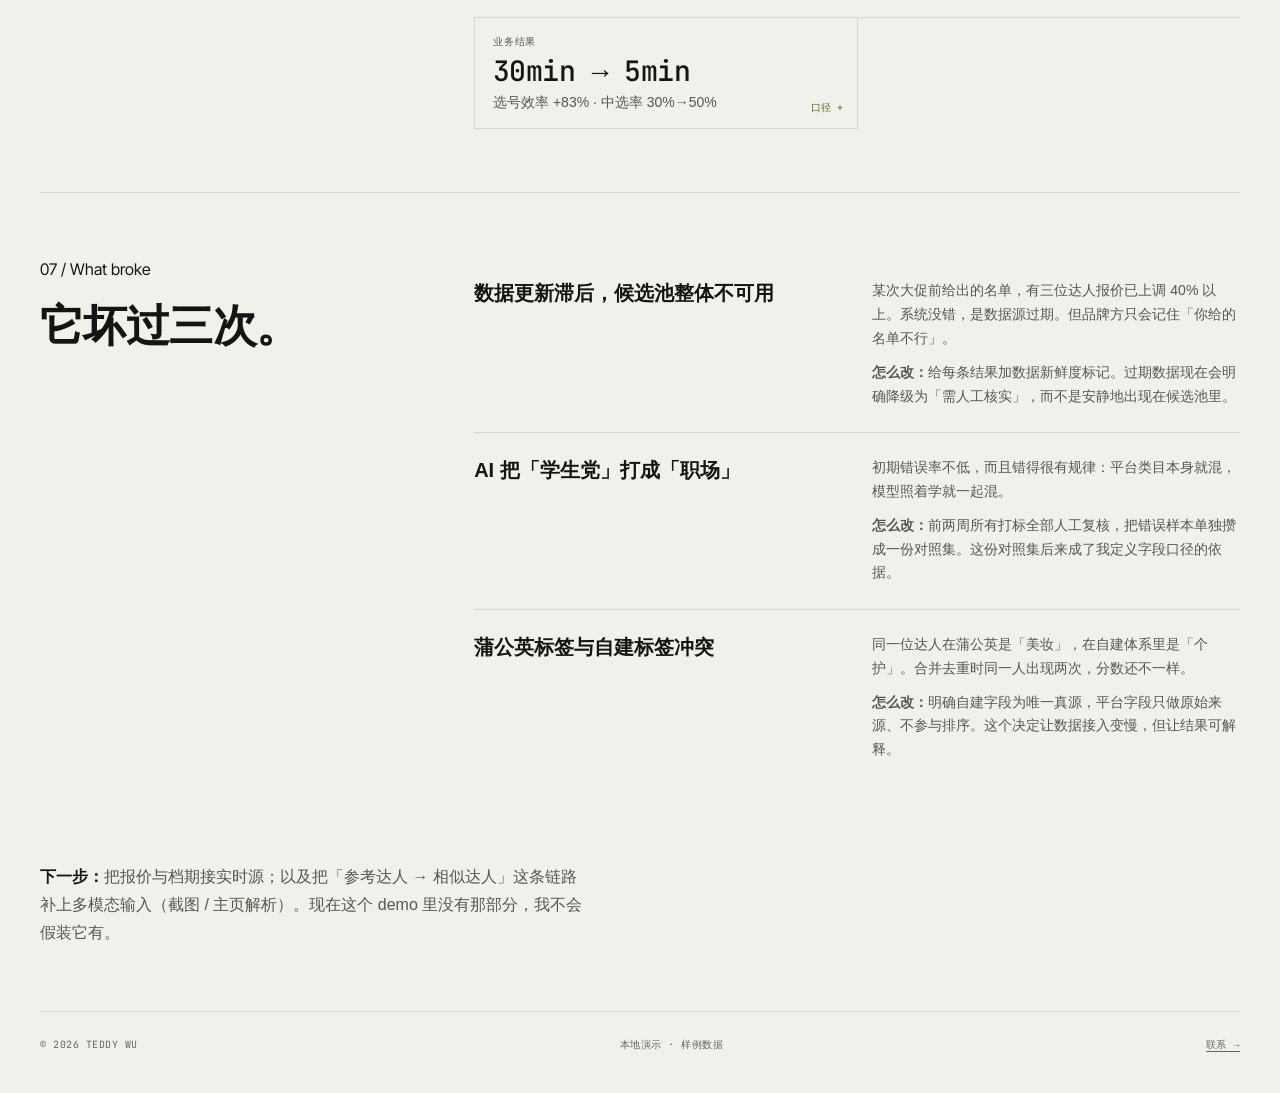
<file: work/creator-match/index.html>
<!doctype html>
<html lang="zh-CN">
<head>
<meta charset="utf-8"><meta name="viewport" content="width=device-width,initial-scale=1,viewport-fit=cover">
<title>达人推荐系统 · AI KOL Recommend System — 从投放 brief 到可解释的候选池 · Teddy Wu</title>
<meta name="description" content="达人自动化推荐系统。选号 30min→5min、中选率 30%→50%（口径见页内）。填一份 brief 即可试用在线 demo。">
<link rel="canonical" href="https://teddywu-0506.github.io/work/creator-match/">
<meta property="og:type" content="article"><meta property="og:locale" content="zh_CN">
<meta property="og:title" content="达人推荐系统 · AI KOL Recommend System — 从投放 brief 到可解释的候选池 · Teddy Wu"><meta property="og:description" content="达人自动化推荐系统。选号 30min→5min、中选率 30%→50%（口径见页内）。填一份 brief 即可试用在线 demo。"><meta property="og:url" content="https://teddywu-0506.github.io/work/creator-match/">
<meta property="og:image" content="https://teddywu-0506.github.io/assets/img/og-match.png"><meta property="og:image:width" content="1200"><meta property="og:image:height" content="630"><meta property="og:image:alt" content="达人推荐系统 · AI KOL Recommend System — 从投放 brief 到可解释的候选池 · Teddy Wu">
<meta name="twitter:card" content="summary_large_image"><meta name="theme-color" content="#F2F0EA">
<link rel="icon" href="/assets/favicon.svg" type="image/svg+xml">
<link rel="apple-touch-icon" href="/assets/icons/apple-touch-icon.png">
<link rel="stylesheet" href="/assets/css/site.css">
<script>document.documentElement.className='js'</script>
</head>
<body class="doc">
<header class="doc-head" data-theme="paper">
  <a class="brand" href="/"><span class="brand-mark">TW</span><span class="brand-rule" aria-hidden="true"></span><span class="brand-sub">Product Dossier</span></a>
  <nav class="nav" aria-label="页面导航"><a href="/#story">← 返回作品台</a><a href="/profile/">履历</a><a href="/#contact">联系</a></nav>
</header>
<main class="doc-main">

<section class="doc-hero">
  <div><a class="back" href="/#story">← 返回作品台</a>
    <p class="kicker">SELECTED WORK 02 · 2026</p>
    <h1 class="product-name" style="margin:14px 0 6px">KOL Recommend System</h1>
    <p class="work-cn-name">达人推荐系统</p></div>
  <div><p class="doc-thesis">把「我凭感觉知道谁合适」，变成可检索、可解释、可复盘的候选池。</p>
    <p class="doc-status">本地演示 · 样例数据 · 索引为 20 条脱敏样例，线上索引规模更大</p>
    <p style="margin-top:18px"><a class="btn btn--solid" href="#demo">直接跑一次 <span class="ar">↘</span></a></p></div>
</section>
<dl class="doc-meta"><div><dt>Role</dt><dd>产品定义 / 数据建模 / 匹配策略设计</dd></div><div><dt>Timeline</dt><dd>2026.01 — 至今</dd></div><div><dt>Team</dt><dd>我一个人 + 借用工程同学的接口</dd></div><div><dt>Stack</dt><dd>飞瓜 / MCN 开放 API · 多维知识库 · 场景权重 · 双向评分</dd></div></dl>
<section class="sec"><div class="sec-grid">
  <div><span class="sec-kicker">01 / Context</span><h2>这不是客户委托，<br>是我自己的日常。</h2></div>
  <div class="prose"><p>选号是达人营销里最容易被低估的一环。它看起来是「找人」，实际上是同时满足品牌调性、平台规则、预算、档期和历史效果五件事。</p><p>我原来筛一位达人要 30 分钟：翻飞瓜、查历史合作、比对粉丝画像、再想想上次谁踩过坑。大促期要批量上 KOC，这个速度直接撑不住。</p><p>利益相关方：品牌方要调性对、投放要档期稳、MCN 要报价合理、我要能在两小时内交出一份可提交的候选池。</p></div></div></section>
<section class="sec"><div class="sec-grid">
  <div><span class="sec-kicker">02 / The problem, priced</span><h2>30 分钟一位，而且换个人就选不出同一批。</h2></div>
  <div><div class="prose"><p>人工筛号的问题不只是慢。更麻烦的是它不可复现——同一份 brief 交给两个人，选出来的名单重合度很低，出了问题没人能回溯为什么选了他。</p><p>数据本身也是散的：飞瓜一份、MCN 一份、自建表格一份，同一个达人在三处有三套类目。</p></div><div class="cost"><div><b>30min</b><span>单位达人人均筛选</span></div><div><b>3 套</b><span>同一达人的数据源</span></div><div><b>30%</b><span>原中选率</span></div><div><b>大促</b><span>批量 KOC 无法支撑</span></div></div></div></div></section>
<section class="sec"><div class="sec-grid">
  <div><span class="sec-kicker">03 / What I decided</span><h2>四个决定，和它们各自的代价。</h2></div>
  <div class="dec"><div class="dec-item"><div><p class="dec-q">相似度还是场景适配<span class="vs">单一相似度排序 vs 场景权重重排</span></p></div><div class="dec-a"><p><strong>选了：</strong>四套场景权重（种草 / 品宣 / 拉新 / 大促），同一位达人在不同场景下得分完全不同。</p><p><strong>为什么：</strong>种草要亲和力和图文教程，品宣要专业感和画像纯度，拉新要形式和触达。用一把尺子量，选出来的永远是同一批头部。</p><dl><dt>放弃</dt><dd>放弃「一个统一相关性分数」这种简单解释。</dd><dt>代价</dt><dd>权重需要人调，每上一个新场景就要重新定义一次；解释成本变高，必须逐维展示。</dd></dl></div></div><div class="dec-item"><div><p class="dec-q">一路召回还是多支路<span class="vs">单路向量检索 vs 主题 / 人设 / 历史合作多支路召回</span></p></div><div class="dec-a"><p><strong>选了：</strong>多支路召回后合并去重，每支路各取 top N。</p><p><strong>为什么：</strong>单路检索会被语义相近但业务无关的达人占满。历史合作那一路是纯结构化过滤，恰恰是最有用的。</p><dl><dt>放弃</dt><dd>放弃单路的实现简单与低延迟。</dd><dt>代价</dt><dd>合并与去重逻辑要单独维护；不同支路的分数不可直接比较，必须在重排层归一。</dd></dl></div></div><div class="dec-item"><div><p class="dec-q">谁说了算<span class="vs">纯系统打分 vs 双向评分闭环</span></p></div><div class="dec-a"><p><strong>选了：</strong>系统自动打分 + 人工打分并列，人工分作为反馈样本回流。</p><p><strong>为什么：</strong>我一开始不信任何「AI 选号」。只有把人工的否决记录变成数据，系统才会往我认可的方向走。</p><dl><dt>放弃</dt><dd>放弃全自动的吞吐想象。</dd><dt>代价</dt><dd>需要有人真的去点采纳 / 忽略。这个动作很烦，所以我把反馈按钮放在结果里，而不是另开一个页面。</dd></dl></div></div><div class="dec-item"><div><p class="dec-q">用飞瓜字段还是自建<span class="vs">直接用平台字段 vs 自建标准化字段</span></p></div><div class="dec-a"><p><strong>选了：</strong>自建五维标准化字段（账号类型 / 人设 / 内容形式 / 内容主题 / 粉丝画像），平台字段只做原始来源。</p><p><strong>为什么：</strong>飞瓜和 MCN 的类目体系不一致，直接用任何一家的字段，另一家的数据就进不来。</p><dl><dt>放弃</dt><dd>放弃直接复用平台现成标签体系。</dd><dt>代价</dt><dd>初期必须人工复核 AI 打标——我把错误打标当成数据采集，而不是当成 bug。</dd></dl></div></div></div></div></section>
<section class="sec"><div class="sec-grid">
  <div><span class="sec-kicker">04 / How it works</span><h2>一份 brief 走过的五步。</h2></div>
  <div class="flow"><div class="flow-step"><span class="flow-n">01</span><div><h3>数据接入</h3><p>对接飞瓜与 MCN 开放 API，采集内容风格、粉丝画像与投放效果数据。</p></div></div><div class="flow-step"><span class="flow-n">02</span><div><h3>标准化建模</h3><p>统一清洗、归类、标签化成五维字段。初期人工复核 AI 错误打标——这段人工成本是必要的，它定义了后面所有检索的语义。</p><span class="flow-tag">你在 demo 里看到的四个维度就是这一步的产物</span></div></div><div class="flow-step"><span class="flow-n">03</span><div><h3>多支路召回</h3><p>主题路 / 人设路 / 历史合作路各取 top N，合并去重成候选池。</p></div></div><div class="flow-step"><span class="flow-n">04</span><div><h3>场景权重重排</h3><p>按投放场景套用不同权重，输出排序后的候选池与逐维分数。</p></div></div><div class="flow-step"><span class="flow-n">05</span><div><h3>双向评分回流</h3><p>系统分与人工分并列记录，人工分作为反馈样本持续优化匹配策略。</p><span class="flow-tag">HITL</span></div></div></div></div></section>
<section class="sec" id="demo"><div class="sec-grid">
  <div><span class="sec-kicker">05 / Try it</span><h2>自己跑一次。</h2>
    <p class="prose" style="margin-top:16px">本地结构化字段过滤 + 场景加权重排，无模型调用。真实系统里对应的是多支路召回与向量检索，此处刻意不谎称 embedding。</p></div>
  <div><div class="doc-demo"><div class="demo-host" data-demo="match" data-source="case" data-case-url="/work/creator-match/"></div></div></div></div></section>
<section class="sec"><div class="sec-grid">
  <div><span class="sec-kicker">06 / Results, with receipts</span><h2>数字，和它的口径。</h2></div>
  <div><div class="res"><div class="res-row"><b>30min → 5min</b><em>单轮选号耗时</em><span>从收到 brief 到产出可提交候选池的中位耗时 · 月均 200+ 达人筛选 · 2025.06–2026.06</span></div><div class="res-row"><b>30% → 50%</b><em>中选率</em><span>提交候选池中最终被品牌方选中的比例</span></div><div class="res-row"><b>85%</b><em>候选池匹配率</em><span>人工复核认为「确实合适」的占比</span></div><div class="res-row is-down"><b>未达标</b><em>报价与档期准确率</em><span>仍靠人工同步，未接实时数据源。这是当前最大的可用性问题。</span></div></div>
    <div class="grid6" style="margin-top:30px"><div class="cell cell--result" role="button" tabindex="0" data-prov="prov" aria-controls="prov" aria-expanded="false">
      <span class="cell-label">业务结果</span><p class="cell-stat"><span class="stat">30min → 5min</span></p>
      <p class="cell-body">选号效率 +83% · 中选率 30%→50%</p><span class="cell-arrow">口径 +</span>
      <div class="provenance" id="prov">口径：从收到 brief 到产出可提交候选池的中位耗时。样本 月均 200+ 达人筛选。时间窗 2025.06–2026.06。候选池匹配率 85%。</div></div></div></div></div></section>
<section class="sec"><div class="sec-grid">
  <div><span class="sec-kicker">07 / What broke</span><h2>它坏过三次。</h2></div>
  <div class="dec"><div class="dec-item"><div><p class="dec-q">数据更新滞后，候选池整体不可用</p></div><div class="dec-a"><p>某次大促前给出的名单，有三位达人报价已上调 40% 以上。系统没错，是数据源过期。但品牌方只会记住「你给的名单不行」。</p><p><strong>怎么改：</strong>给每条结果加数据新鲜度标记。过期数据现在会明确降级为「需人工核实」，而不是安静地出现在候选池里。</p></div></div><div class="dec-item"><div><p class="dec-q">AI 把「学生党」打成「职场」</p></div><div class="dec-a"><p>初期错误率不低，而且错得很有规律：平台类目本身就混，模型照着学就一起混。</p><p><strong>怎么改：</strong>前两周所有打标全部人工复核，把错误样本单独攒成一份对照集。这份对照集后来成了我定义字段口径的依据。</p></div></div><div class="dec-item"><div><p class="dec-q">蒲公英标签与自建标签冲突</p></div><div class="dec-a"><p>同一位达人在蒲公英是「美妆」，在自建体系里是「个护」。合并去重时同一人出现两次，分数还不一样。</p><p><strong>怎么改：</strong>明确自建字段为唯一真源，平台字段只做原始来源、不参与排序。这个决定让数据接入变慢，但让结果可解释。</p></div></div></div>
  <div class="prose" style="grid-column:1/-1"><p style="margin-top:26px"><strong>下一步：</strong>把报价与档期接实时源；以及把「参考达人 → 相似达人」这条链路补上多模态输入（截图 / 主页解析）。现在这个 demo 里没有那部分，我不会假装它有。</p></div></div></section>
<footer style="display:flex;justify-content:space-between;gap:20px;flex-wrap:wrap;padding:24px 0 40px;border-top:1px solid var(--border);font-family:var(--f-mono);font-size:var(--micro);letter-spacing:.05em;text-transform:uppercase;color:var(--text-quiet)">
  <span>© 2026 Teddy Wu</span><span>本地演示 · 样例数据</span><span><a href="/#contact" style="border-bottom:1px solid currentColor">联系 →</a></span>
</footer>
</main>
<script type="module">
import { mountDemo } from '/assets/js/demo-runtime.js';
import { bindCta } from '/assets/js/analytics.js';
bindCta();
document.querySelectorAll('[data-demo]').forEach(mountDemo);
document.querySelectorAll('[data-prov]').forEach(t=>t.addEventListener('click',()=>{
  const b=document.getElementById(t.getAttribute('aria-controls'));
  const o=b.classList.toggle('is-open'); t.setAttribute('aria-expanded',String(o));
}));
</script>
</body></html>
</file>
<file: assets/css/site.css>
/* ==== fonts.css ==== */
/* self-hosted latin subsets - regenerate with: python3 tools/fonts.py
/* self-hosted latin subsets */
@font-face{font-family:'Bricolage Grotesque';font-style:normal;font-weight:500;font-display:swap;src:url('/assets/fonts/BricolageGrotesque-normal-500.woff2') format('woff2');unicode-range:U+0000-00FF, U+0131, U+0152-0153, U+02BB-02BC, U+02C6, U+02DA, U+02DC, U+0304, U+0308, U+0329, U+2000-206F, U+20AC, U+2122, U+2191, U+2193, U+2212, U+2215, U+FEFF, U+FFFD;}
@font-face{font-family:'Bricolage Grotesque';font-style:normal;font-weight:700;font-display:swap;src:url('/assets/fonts/BricolageGrotesque-normal-700.woff2') format('woff2');unicode-range:U+0000-00FF, U+0131, U+0152-0153, U+02BB-02BC, U+02C6, U+02DA, U+02DC, U+0304, U+0308, U+0329, U+2000-206F, U+20AC, U+2122, U+2191, U+2193, U+2212, U+2215, U+FEFF, U+FFFD;}
@font-face{font-family:'Inter Tight';font-style:normal;font-weight:400;font-display:swap;src:url('/assets/fonts/InterTight-normal-400.woff2') format('woff2');unicode-range:U+0000-00FF, U+0131, U+0152-0153, U+02BB-02BC, U+02C6, U+02DA, U+02DC, U+0304, U+0308, U+0329, U+2000-206F, U+20AC, U+2122, U+2191, U+2193, U+2212, U+2215, U+FEFF, U+FFFD;}
@font-face{font-family:'Inter Tight';font-style:normal;font-weight:600;font-display:swap;src:url('/assets/fonts/InterTight-normal-600.woff2') format('woff2');unicode-range:U+0000-00FF, U+0131, U+0152-0153, U+02BB-02BC, U+02C6, U+02DA, U+02DC, U+0304, U+0308, U+0329, U+2000-206F, U+20AC, U+2122, U+2191, U+2193, U+2212, U+2215, U+FEFF, U+FFFD;}
@font-face{font-family:'JetBrains Mono';font-style:normal;font-weight:400;font-display:swap;src:url('/assets/fonts/JetBrainsMono-normal-400.woff2') format('woff2');unicode-range:U+0000-00FF, U+0131, U+0152-0153, U+02BB-02BC, U+02C6, U+02DA, U+02DC, U+0304, U+0308, U+0329, U+2000-206F, U+20AC, U+2122, U+2191, U+2193, U+2212, U+2215, U+FEFF, U+FFFD;}
@font-face{font-family:'JetBrains Mono';font-style:normal;font-weight:500;font-display:swap;src:url('/assets/fonts/JetBrainsMono-normal-500.woff2') format('woff2');unicode-range:U+0000-00FF, U+0131, U+0152-0153, U+02BB-02BC, U+02C6, U+02DA, U+02DC, U+0304, U+0308, U+0329, U+2000-206F, U+20AC, U+2122, U+2191, U+2193, U+2212, U+2215, U+FEFF, U+FFFD;}

/* ==== tokens.css ==== */
/* ============ LAYER 1 · PRIMITIVE ============ */
:root{
  --paper-0:#ffffff; --paper-1:#F2F0EA; --paper-2:#E8E5DD;
  --ink-900:#141512; --ink-700:#3A3C36; --ink-600:#55574F; --ink-500:#63655D; --ink-400:#9A9C93;
  --line-1:#D9D5CB; --line-2:#2E302A;
  --signal-500:#9DE93C; --signal-700:#4F6E10;   /* measured 5.16:1 on paper; #5E8218 was 3.94:1 */ --signal-100:#E7F5D0;
  --warm-500:#6B5D4C;   /* measured 5.59:1 on paper; #8A7A66 was 3.64:1 */
  --pass:#4E7A2E; --warn:#B87A1F; --fail:#B23A2E; --info:#3A5F8A;

  --f-display:"Bricolage Grotesque","Helvetica Neue",Arial,sans-serif;
  --f-body:"Inter Tight",Inter,-apple-system,"Segoe UI","PingFang SC","Hiragino Sans GB","Microsoft YaHei",sans-serif;
  --f-mono:"JetBrains Mono",ui-monospace,"SFMono-Regular",Consolas,monospace;
  /* System serif on purpose. Newsreader was declared for this slot and shipped 24 KB of
     woff2 that no page ever fetched - every <em> in the site is CJK and fell through to
     PingFang anyway. Same intent, one fewer asset to keep honest. */
  --f-serif:Georgia,"Times New Roman","Songti SC",serif;
  --f-cjk:"PingFang SC","Hiragino Sans GB","Microsoft YaHei","Noto Sans CJK SC",sans-serif;

  /* LAYER 3 · COMPONENT */
  --header-h:64px; --rail-h:56px; --stage-h:calc(100svh - var(--rail-h) - var(--header-h));
  --gutter:56px; --stage-max:1600px; --content-max:1200px; --measure:720px;
  --r-ui:4px; --r-window:8px; --r-chip:999px; --btn-r:2px;
  --panel-shadow:0 20px 60px -16px rgba(20,21,18,.30);
  --ease:cubic-bezier(.2,.7,.2,1);
  /* measured from the reference implementation */
  --ease-scene:cubic-bezier(.76,0,.24,1);
  --ease-out-expo:cubic-bezier(.16,1,.3,1);
  --dur-clip:.92s; --dur-fade:.48s; --dur-scale:1.1s; --dur-veil:.94s;
  --s-section:64px; --s-block:40px; --s-tight:20px; --s-micro:10px;

  /* TYPE SCALE · desktop 1440 */
  --name-xl:148px; --h2-cjk:72px; --product-name:88px;
  --h3:30px; --h4:20px; --body-l:19px; --body:17px; --body-s:14px;
  --caption:12px; --micro:10px; --btn:15px; --stat-l:56px; --stat:32px;
  --rail-num:20px; --ghost:200px;
}
/* ============ LAYER 2 · SEMANTIC (theme packs) ============ */
:root,[data-theme="paper"]{
  --bg-page:var(--paper-1); --bg-surface:var(--paper-2);
  --text-primary:var(--ink-900); --text-secondary:var(--ink-600); --text-quiet:var(--ink-500);
  --border:var(--line-1); --accent:var(--signal-700); --dot:var(--signal-500);
  --btn-bg:var(--ink-900); --btn-fg:var(--paper-1);
  --btn-bg-hover:var(--signal-500); --btn-fg-hover:var(--ink-900);
  --ghost-color:var(--warm-500);
}
[data-theme="ink"]{
  --bg-page:var(--ink-900); --bg-surface:#1B1D19;
  --text-primary:var(--paper-1); --text-secondary:#9FA197; --text-quiet:#8B8D84;
  --border:var(--line-2); --accent:var(--signal-500); --dot:var(--signal-500);
  --btn-bg:var(--paper-1); --btn-fg:var(--ink-900);
  --btn-bg-hover:var(--signal-500); --btn-fg-hover:var(--ink-900);
  --ghost-color:var(--paper-1);
}
/* ============ BREAKPOINTS ============ */
@media (max-width:1280px){
  :root{--gutter:40px;--name-xl:124px;--h2-cjk:62px;--product-name:74px;--h3:27px;--h4:19px;
    --body-l:18px;--body:16px;--caption:12px;--stat-l:48px;--stat:28px;--ghost:170px;
    --s-section:56px;--s-block:36px}

/* Short viewports: display type scales with the frame so deck scenes keep fitting. */
@media (min-width:769px) and (max-height:1000px){
  :root{--name-xl:clamp(96px,12.8vh,148px);--h2-cjk:clamp(42px,6vh,72px);--product-name:clamp(40px,6.2vh,88px);--s-section:clamp(28px,4.5vh,64px)}
}
}
@media (max-width:768px){
  :root{--gutter:28px;--header-h:58px;--rail-h:52px;
    --name-xl:92px;--h2-cjk:46px;--product-name:54px;--h3:24px;--h4:18px;
    --body-l:17px;--body:16px;--body-s:13.5px;--caption:11px;--btn:14px;
    --stat-l:38px;--stat:24px;--rail-num:17px;--ghost:0px;
    --s-section:44px;--s-block:28px;--s-tight:16px;--stage-h:auto}
}
@media (max-width:480px){
  :root{--gutter:20px;--name-xl:62px;--h2-cjk:34px;--product-name:40px;--h3:21px;
    --body-l:16.5px;--body:15.5px;--body-s:13px;--caption:10.5px;--stat-l:30px;--stat:21px}
}

/* ==== base.css ==== */
*,*::before,*::after{box-sizing:border-box}
html{-webkit-text-size-adjust:100%;background:var(--paper-1);scroll-behavior:smooth;overflow-x:clip}
body{margin:0;background:var(--bg-page);color:var(--text-primary);
  font-family:var(--f-body);font-size:var(--body);line-height:1.72;
  -webkit-font-smoothing:antialiased;text-rendering:optimizeLegibility;overflow-x:clip}
::selection{background:var(--signal-500);color:var(--ink-900)}
a{color:inherit;text-decoration:none}
button,input,select,textarea{font:inherit;color:inherit}
button{cursor:pointer;background:none;border:0;padding:0}
img{display:block;max-width:100%}
h1,h2,h3,h4,p{margin:0}
:focus-visible{outline:2px solid var(--accent);outline-offset:2px;border-radius:1px}
/* The !important here is load-bearing: .work-panel{display:grid} and friends live in a
   later file, so a bare [hidden] would lose to them on source order alone. Any rule that
   deliberately un-hides (the html.no-js fallbacks in components.css) has to carry
   !important as well and win on specificity instead. */
[hidden]{display:none!important}

/* ---- typography utilities ---- */
.mono{font-family:var(--f-mono);font-variant-numeric:tabular-nums}
.kicker,.micro,.cell-label,.tag{font-family:var(--f-mono);text-transform:uppercase;
  letter-spacing:.08em;font-size:var(--micro);font-weight:400;color:var(--text-secondary)}
.kicker{font-size:var(--caption);letter-spacing:.06em}
.name{font-family:var(--f-display);font-weight:700;font-size:var(--name-xl);
  line-height:.86;letter-spacing:-.045em;text-transform:uppercase}
.name .b{color:var(--text-primary)} .name .c{color:var(--warm-500)}
.h2{font-family:var(--f-cjk);font-weight:700;font-size:var(--h2-cjk);
  line-height:1.06;letter-spacing:-.02em}
.product-name{font-family:var(--f-display);font-weight:700;font-size:var(--product-name);
  line-height:.95;letter-spacing:-.04em;text-transform:uppercase}
.h3{font-family:var(--f-cjk);font-weight:700;font-size:var(--h3);line-height:1.15;letter-spacing:-.02em}
.h4{font-size:var(--h4);font-weight:600;line-height:1.3;letter-spacing:-.01em}
.lede{font-family:var(--f-cjk);font-size:var(--body-l);line-height:1.7;color:var(--text-secondary);max-width:42ch}
.prose{font-family:var(--f-cjk);font-size:var(--body);line-height:1.78;color:var(--text-secondary);max-width:62ch}
.prose strong,.cell-body strong{color:var(--text-primary);font-weight:600}
em{font-family:var(--f-serif);font-style:italic;font-weight:400;letter-spacing:-.01em}
.stat{font-family:var(--f-mono);font-variant-numeric:tabular-nums;font-weight:500;
  font-size:var(--stat);letter-spacing:-.02em;line-height:1}
.stat-l{font-size:var(--stat-l);letter-spacing:-.03em}
.sr-only{position:absolute;width:1px;height:1px;padding:0;margin:-1px;overflow:hidden;
  clip:rect(0 0 0 0);white-space:nowrap;border:0}
.skip{position:absolute;left:var(--gutter);top:-60px;z-index:60;background:var(--ink-900);
  color:var(--paper-1);padding:10px 16px;font-size:var(--body-s)}
.skip:focus{top:12px}

/* ---- layout helpers ---- */
.stage-inner{width:min(var(--stage-max),100% - (var(--gutter) * 2));margin-inline:auto}
.rule{height:1px;background:var(--border);border:0}
.dot{display:inline-block;width:6px;height:6px;border-radius:50%;background:var(--dot);
  box-shadow:0 0 0 3px color-mix(in srgb,var(--dot) 14%,transparent)}
@keyframes pulse{0%,100%{transform:scale(1);opacity:1}50%{transform:scale(1.35);opacity:.55}}
.dot--live{animation:pulse 1.6s var(--ease) infinite}

/* ==== deck.css ==== */
/* ============ HEADER ============ */
.site-header{position:fixed;z-index:40;inset:0 0 auto;height:var(--header-h);color:var(--text-primary);
  display:flex;align-items:center;gap:28px;padding:0 var(--gutter);
  background:color-mix(in srgb,var(--bg-page) 86%,transparent);
  -webkit-backdrop-filter:blur(16px) saturate(1.3);backdrop-filter:blur(16px) saturate(1.3);
  border-bottom:1px solid transparent;
  transition:background .45s var(--ease),border-color .45s var(--ease),color .45s}
.site-header.is-stuck{border-bottom-color:var(--border)}
.brand{display:flex;align-items:center;gap:14px;flex:0 0 auto}
.brand-mark{font-family:var(--f-display);font-weight:700;font-size:17px;letter-spacing:-.03em}
.brand-rule{width:44px;height:1px;background:var(--border)}
.brand-sub{font-family:var(--f-mono);font-size:var(--micro);letter-spacing:.1em;
  text-transform:uppercase;color:var(--text-secondary);white-space:nowrap}
.nav{display:flex;gap:26px;margin-left:auto;font-family:var(--f-cjk);font-size:var(--body-s);color:var(--text-secondary)}
.nav a{position:relative;padding-block:6px;transition:color .2s}
.nav a::after{content:'';position:absolute;left:0;right:0;bottom:0;height:1px;
  background:var(--text-primary);transform:scaleX(0);transform-origin:left;transition:transform .25s var(--ease)}
.nav a:hover{color:var(--text-primary)}
.nav a[aria-current="true"]{color:var(--text-primary)}
.nav a[aria-current="true"]::after{transform:scaleX(1)}
.header-cta{margin-left:8px}

/* ============ STAGE ============ */
.stage{position:relative;margin-top:var(--header-h);height:var(--stage-h);overflow:hidden;isolation:isolate}
.scene-stack{position:absolute;inset:0}
.scene{position:absolute;inset:0;display:flex;flex-direction:column;
  background:var(--bg-page);color:var(--text-primary);
  clip-path:inset(0 0 0 100%);visibility:hidden;opacity:0;pointer-events:none;
  transform:scale(1.025);overflow:hidden;
  transition:clip-path var(--dur-clip) var(--ease-scene),opacity var(--dur-fade) ease,
             transform var(--dur-scale) var(--ease-out-expo),visibility 0s linear var(--dur-clip)}
.scene.is-active{clip-path:inset(0);visibility:visible;opacity:1;pointer-events:auto;
  transform:scale(1);z-index:3;transition-delay:0s}
.scene-body{flex:1 1 auto;min-height:0;overflow-y:auto;overscroll-behavior-y:contain;
  scrollbar-width:none;display:flex;flex-direction:column;justify-content:center}
.scene-body::-webkit-scrollbar{display:none}
.scene-pad{width:min(var(--stage-max),100% - (var(--gutter) * 2));margin-inline:auto;padding-block:var(--s-section)}

/* ---- sweeping difference veil on every scene change ---- */
.veil{position:absolute;inset:0;z-index:40;pointer-events:none;overflow:hidden;visibility:hidden}
.veil i{position:absolute;inset:0;width:42%;transform:translate(-110%) skew(-5deg);
  mix-blend-mode:difference;
  background:linear-gradient(90deg,#0000,#ffffff94 47%,#10100fc7 52%,#0000)}
.stage.is-cutting .veil{visibility:visible}
.stage.is-cutting .veil i{animation:optical-cut var(--dur-veil) var(--ease-scene) both}
.stage.is-cutting[data-direction="backward"] .veil i{animation-name:optical-cut-back}
@keyframes optical-cut{from{transform:translate(-110%) skew(-5deg)}to{transform:translate(350%) skew(-5deg)}}
@keyframes optical-cut-back{from{transform:translate(350%) skew(-5deg)}to{transform:translate(-110%) skew(-5deg)}}

/* ---- content resolve: replayed every time a scene becomes active ---- */
.scene .resolve{animation:none}
.scene.is-active .resolve{animation:content-resolve .92s var(--ease-out-expo) .15s both}
.scene.is-active .resolve-copy{animation:copy-resolve .68s var(--ease-out-expo) .15s both}
.scene.is-active .resolve-focus{animation:focus-resolve .76s var(--ease-out-expo) .15s both}
.scene.is-active .resolve-view{animation:view-resolve .56s var(--ease-out-expo) .1s both}
@keyframes content-resolve{from{filter:blur(9px);opacity:0}to{filter:blur(0);opacity:1}}
@keyframes copy-resolve{from{filter:blur(7px);opacity:0;transform:translate(-1rem)}to{filter:blur(0);opacity:1;transform:translate(0)}}
@keyframes focus-resolve{from{clip-path:circle(18% at 58% 48%);filter:blur(8px);opacity:.35;transform:scale(.97)}
  to{clip-path:circle(82%);filter:blur(0);opacity:1;transform:scale(1)}}
@keyframes view-resolve{from{clip-path:inset(0 0 45%);opacity:0;transform:translateY(.8rem)}to{clip-path:inset(0);opacity:1;transform:translateY(0)}}

/* vertical mode: no-js fallback + <=768px */
html.no-js .stage, .stage.is-vertical{height:auto;overflow:visible;isolation:auto}
html.no-js .scene-stack, .stage.is-vertical .scene-stack{position:static}
html.no-js .scene, .stage.is-vertical .scene{position:relative;inset:auto;height:auto;min-height:0;
  visibility:visible;opacity:1;pointer-events:auto;transform:none;clip-path:none;
  transition:none;border-top:1px solid var(--border);overflow:visible}
html.no-js .scene:first-child, .stage.is-vertical .scene:first-child{border-top:0}
html.no-js .scene-body, .stage.is-vertical .scene-body{overflow:visible;min-height:0}
.stage.is-vertical .scene{scroll-margin-top:var(--header-h)}
.stage.is-vertical .veil{display:none}
.stage.is-vertical .scene .resolve,.stage.is-vertical .scene .resolve-copy,
.stage.is-vertical .scene .resolve-focus,.stage.is-vertical .scene .resolve-view{animation:none}

/* ============ PROGRESS RAIL ============ */
.rail{position:fixed;z-index:40;inset:auto 0 0;height:var(--rail-h);color:var(--text-primary);
  display:flex;align-items:center;gap:clamp(14px,3vw,32px);padding:0 var(--gutter);
  padding-bottom:env(safe-area-inset-bottom);
  background:color-mix(in srgb,var(--bg-page) 90%,transparent);
  -webkit-backdrop-filter:blur(16px);backdrop-filter:blur(16px);
  border-top:1px solid var(--border);transition:background .45s var(--ease),border-color .45s}
.rail-index{font-family:var(--f-mono);font-size:var(--rail-num);font-weight:500;
  letter-spacing:-.02em;white-space:nowrap}
.rail-index .tot{font-size:.68em;color:var(--text-quiet);font-weight:400}
.rail-segs{display:flex;align-items:center;gap:8px;flex:1;max-width:440px}
.rail-seg{position:relative;height:2px;background:transparent;overflow:hidden}
.rail-seg::after{content:'';position:absolute;inset:-11px 0;cursor:pointer}
.rail-seg.w10{flex:10 1 0}.rail-seg.w18{flex:18 1 0}.rail-seg.w22{flex:22 1 0}.rail-seg.w16{flex:16 1 0}.rail-seg.w06{flex:6 1 0}
.rail-seg i{display:block;height:100%;width:100%;background:var(--border);
  transform:scaleX(0);transform-origin:left;opacity:.3;
  transition:opacity .35s ease,transform .7s var(--ease-scene)}
.rail-seg.is-passed i,.rail-seg.is-current i{background:var(--text-primary);opacity:.85;transform:scaleX(1)}
.rail-seg.is-current i{opacity:1}
.rail-seg:hover i,.rail-seg:focus-visible i{background:var(--signal-500);opacity:1}

.rail-name{font-family:var(--f-mono);font-size:var(--micro);letter-spacing:.14em;
  text-transform:uppercase;color:var(--text-secondary);min-width:88px;text-align:center}
.rail-nav{display:flex;align-items:center;gap:12px;margin-left:auto}
.rail-arrow{width:36px;height:36px;border:1px solid var(--border);border-radius:50%;
  display:grid;place-items:center;font-size:13px;color:var(--text-primary);
  transition:background .2s var(--ease),color .2s,transform .2s,border-color .2s}
.rail-arrow:hover:not([disabled]){background:var(--text-primary);color:var(--bg-page);border-color:var(--text-primary)}
.rail-arrow[disabled]{opacity:.3;cursor:not-allowed}
.rail-hint{font-family:var(--f-mono);font-size:var(--micro);letter-spacing:.04em;color:var(--text-quiet)}
.rail-jump{display:none}
.rail-live{position:absolute;width:1px;height:1px;overflow:hidden;clip:rect(0 0 0 0)}

@media (max-width:1050px){.rail-hint{display:none}.brand-rule,.brand-sub{display:none}}
@media (max-width:768px){
  .rail{gap:12px}
  .rail-index,.rail-segs,.rail-name{display:none}
  .rail-jump{display:block;position:relative;margin-right:auto}
  .rail-jump summary{list-style:none;cursor:pointer;display:flex;align-items:center;gap:10px;
    height:36px;padding:0 14px;border:1px solid var(--border);border-radius:var(--r-chip);
    font-family:var(--f-mono);font-size:var(--micro);letter-spacing:.08em;text-transform:uppercase}
  .rail-jump summary::-webkit-details-marker{display:none}
  .rail-jump summary::after{content:'';width:5px;height:5px;border-right:1px solid currentColor;
    border-bottom:1px solid currentColor;transform:rotate(-45deg) translateY(-2px)}
  .rail-jump[open] .rail-menu{display:grid}
  .rail-menu{position:absolute;bottom:calc(100% + 10px);left:0;min-width:220px;padding:6px;
    display:grid;gap:2px;background:var(--bg-page);border:1px solid var(--border);
    border-radius:var(--r-window);box-shadow:var(--panel-shadow)}
  .rail-menu a{display:flex;justify-content:space-between;gap:16px;padding:11px 12px;
    font-family:var(--f-mono);font-size:var(--micro);letter-spacing:.06em;text-transform:uppercase;
    border-radius:var(--r-ui)}
  .rail-menu a:hover,.rail-menu a[aria-current="true"]{background:var(--bg-surface)}
  .nav{display:none}
  .header-cta{margin-left:auto}
}

/* ==== components.css ==== */
/* ============ BUTTONS ============ */
.btn{display:inline-flex;align-items:center;gap:10px;font-size:var(--btn);font-weight:600;
  font-family:var(--f-cjk);letter-spacing:0;white-space:nowrap;
  transition:background .2s var(--ease),color .2s,border-color .2s,gap .2s var(--ease),transform .12s}
.btn .ar{font-family:var(--f-mono);font-weight:400;transition:transform .2s var(--ease)}
.btn:hover .ar{transform:translate(3px,3px)}
.btn--solid{height:46px;padding:0 20px;background:var(--btn-bg);color:var(--btn-fg);border-radius:var(--btn-r)}
.btn--solid:hover{background:var(--btn-bg-hover);color:var(--btn-fg-hover)}
.btn--solid:active{transform:translateY(1px)}
.btn--link{position:relative;padding-bottom:5px;border-bottom:1px solid var(--text-primary)}
.btn--link::after{content:'';position:absolute;left:0;bottom:-1px;width:0;height:2px;background:var(--text-primary);transition:width .25s var(--ease)}
.btn--link:hover::after{width:100%}
.btn[disabled]{opacity:.4;pointer-events:none}
.btn--sm{height:36px;font-size:var(--body-s);padding:0 14px}
.btn[aria-busy="true"]{position:relative;color:transparent}
.btn[aria-busy="true"]::before{content:'';position:absolute;inset:0;margin:auto;width:16px;height:16px;
  border:2px solid color-mix(in srgb,currentColor 30%,transparent);border-top-color:var(--btn-fg);
  border-radius:50%;animation:spin .7s linear infinite}
@keyframes spin{to{transform:rotate(360deg)}}

/* ============ GHOST WORDMARK ============ */
.ghost{position:absolute;z-index:0;pointer-events:none;user-select:none;white-space:nowrap;
  font-family:var(--f-display);font-weight:700;font-size:var(--ghost);line-height:.8;
  letter-spacing:-.05em;text-transform:uppercase;color:var(--ghost-color);opacity:.055}
.ghost--br{right:calc(var(--gutter) * -1);bottom:-.18em}
.ghost--r{right:-.06em;top:50%;transform:translateY(-50%)}

/* ============ SCENE 1 · IDENTITY ============ */
/* The portrait stretches to the grid row. Without a definite row height the row
   tracks the text column, so any reflow above moves the portrait box (0.26 CLS).
   min-height:100% pins the row to the scene instead. */
.scene--identity .scene-pad{position:relative;display:grid;grid-template-columns:1.18fr .82fr;
  gap:clamp(28px,4.4vw,72px);align-items:center;min-height:100%;
  /* the portrait bleeds -rail-h past the frame; bottom padding must cover that bleed
     or the scene grows a phantom internal scroll that eats the first wheel event */
  padding-block:clamp(10px,1.9vh,22px) max(clamp(10px,1.9vh,22px),calc(var(--rail-h) + 6px))}
.id-left{display:grid;gap:clamp(14px,2.2vh,26px);position:relative;z-index:1}
.id-year{font-family:var(--f-mono);font-size:var(--micro);letter-spacing:.14em;text-transform:uppercase;color:var(--text-secondary)}
.id-eyebrow{font-family:var(--f-mono);font-size:var(--caption);letter-spacing:.06em;text-transform:uppercase;
  color:var(--text-secondary);display:flex;align-items:center;gap:10px;flex-wrap:wrap}
.id-actions{display:flex;align-items:center;gap:28px;flex-wrap:wrap}
.id-status{font-family:var(--f-mono);font-size:var(--micro);letter-spacing:.06em;color:var(--text-quiet);
  display:flex;align-items:center;gap:8px;text-transform:uppercase}
.portrait{position:relative;align-self:stretch;min-height:0}
.portrait-frame{position:absolute;inset:calc(var(--header-h) * -1) calc(var(--gutter) * -1) calc(var(--rail-h) * -1) -8%;
  overflow:hidden;background:var(--paper-2)}
.portrait-frame img{width:100%;height:100%;object-fit:cover;object-position:center 28%}
.portrait-frame img{filter:grayscale(.18) contrast(1.03)}
.portrait-cap{position:absolute;left:22px;right:auto;bottom:22px;padding:6px 12px;
  background:var(--paper-1);font-family:var(--f-mono);font-size:var(--micro);letter-spacing:.08em;text-transform:uppercase}
/* placeholder illustration blends into paper; drop this class when a real photo replaces it */
.portrait-frame--illus img{background:var(--paper-1);mix-blend-mode:multiply;filter:none}
.lede{max-width:38ch}
@media (max-width:768px){
  .scene--identity .scene-pad{grid-template-columns:1fr;gap:28px}
  .portrait-frame{position:relative;inset:auto;aspect-ratio:4/5;max-height:340px}
  .portrait-cap{left:0;bottom:0}
}

/* ============ SCENE 2 · WORK ============ */
.scene--work .scene-pad{display:grid;gap:clamp(16px,2.6vh,28px)}
.work-head{display:flex;align-items:baseline;justify-content:space-between;gap:20px;flex-wrap:wrap}
.switcher{display:flex;gap:0;border-top:1px solid var(--border)}
.switcher [role="tab"]{position:relative;display:grid;gap:5px;padding:14px 22px 14px 0;margin-right:26px;
  text-align:left;border-top:2px solid transparent;margin-top:-1px;transition:border-color .2s,opacity .2s;opacity:.6}
.switcher [role="tab"]:hover{opacity:.85}
.switcher [role="tab"][aria-selected="true"]{border-top-color:var(--text-primary);opacity:1}
.sw-idx{font-family:var(--f-mono);font-size:var(--micro);letter-spacing:.08em;color:var(--text-secondary)}
.sw-name{font-family:var(--f-display);font-weight:600;font-size:clamp(15px,1.35vw,19px);letter-spacing:-.01em;text-transform:uppercase}
.sw-cn{font-family:var(--f-cjk);font-size:var(--body-s);font-weight:600}
.sw-state{font-family:var(--f-mono);font-size:var(--micro);letter-spacing:.05em;color:var(--text-quiet);text-transform:uppercase}
@media (max-width:768px){
  .switcher{overflow-x:auto;scroll-snap-type:x mandatory;-webkit-overflow-scrolling:touch;
    scrollbar-width:none;padding-bottom:4px}
  .switcher::-webkit-scrollbar{display:none}
  .switcher [role="tab"]{flex:0 0 auto;scroll-snap-align:start;padding-right:18px;margin-right:18px}
}

.work-panel{display:grid;grid-template-columns:7fr 5fr;gap:clamp(24px,3.4vw,56px);align-items:start;
  position:relative;z-index:1}
.work-panel.is-live{grid-template-columns:4fr 8fr}
.work-intro{display:grid;gap:12px;margin-bottom:clamp(16px,2.4vh,26px)}
.work-thesis{font-family:var(--f-cjk);font-size:clamp(17px,1.5vw,21px);font-weight:600;line-height:1.45;max-width:34ch}
.work-cn-name{font-family:var(--f-cjk);font-size:clamp(18px,1.6vw,22px);font-weight:700;color:var(--warm-500);letter-spacing:.01em}

/* six-cell grid */
.grid6{display:grid;grid-template-columns:1fr 1fr;border-top:1px solid var(--border);border-left:1px solid var(--border)}
.cell{padding:clamp(12px,1.6vh,18px) clamp(12px,1.4vw,20px);border-right:1px solid var(--border);
  border-bottom:1px solid var(--border);position:relative;transition:background .2s}
.cell-label{display:block;margin-bottom:7px}
.cell-body{font-family:var(--f-cjk);font-size:var(--body-s);line-height:1.62;color:var(--text-secondary)}
.cell--result{cursor:pointer}
.cell--result:hover,.cell--evidence:hover{background:color-mix(in srgb,var(--signal-500) 7%,transparent)}
.cell--result::before,.cell--evidence::before{content:'';position:absolute;left:-1px;top:0;bottom:0;width:2px;
  background:var(--signal-500);transform:scaleY(0);transform-origin:top;transition:transform .22s var(--ease)}
.cell--result:hover::before,.cell--evidence:hover::before{transform:scaleY(1)}
.cell-stat{display:flex;align-items:baseline;gap:8px;flex-wrap:wrap;margin-bottom:6px}
.cell-stat .stat{font-size:clamp(22px,2.2vw,30px)}
.cell-arrow{position:absolute;right:14px;bottom:12px;font-family:var(--f-mono);font-size:var(--micro);color:var(--accent)}
.provenance{display:none;padding:10px 0 0;font-family:var(--f-mono);font-size:var(--micro);
  line-height:1.6;letter-spacing:.02em;color:var(--text-quiet);text-transform:none}
.provenance.is-open{display:block}
.work-cta{display:flex;align-items:center;gap:26px;padding-top:clamp(12px,1.8vh,20px);flex-wrap:wrap}
@media (max-width:1050px){.work-panel,.work-panel.is-live{grid-template-columns:1fr}}
@media (max-width:768px){.grid6{grid-template-columns:1fr}}

/* ============ INK PRODUCT PANEL ============ */
.panel{background:var(--ink-900);color:var(--paper-1);border-radius:var(--r-window);
  padding:clamp(14px,1.5vw,20px);position:relative;overflow:hidden}
.panel--preview{box-shadow:0 12px 40px -18px rgba(20,21,18,.45)}
.work-panel.is-live .panel{box-shadow:var(--panel-shadow)}
.panel-bar{display:flex;align-items:center;gap:8px;padding-bottom:12px;margin-bottom:14px;
  border-bottom:1px solid var(--line-2);font-family:var(--f-mono);font-size:var(--micro);
  letter-spacing:.06em;color:#A9ACA3;text-transform:uppercase}
.panel-bar i{width:7px;height:7px;border-radius:50%;background:#4A4E47;flex:0 0 auto}
.panel-bar .ttl{margin-left:6px;color:#B4B8AE}
.panel-bar .st{margin-left:auto;display:flex;align-items:center;gap:7px;color:var(--signal-500)}
.panel-bar .st i{background:var(--signal-500);box-shadow:none;width:5px;height:5px}
.panel-note{font-family:var(--f-mono);font-size:var(--micro);letter-spacing:.05em;
  color:#8E9188;text-transform:uppercase;padding-top:12px;border-top:1px solid var(--line-2);margin-top:14px}
@media (max-width:768px){.work-panel.is-live .panel{border-radius:0;margin-inline:calc(var(--gutter) * -1)}}

/* ============ APP WINDOW (light UI on ink) ============ */
.app{background:var(--paper-1);color:var(--ink-900);border-radius:var(--r-ui);overflow:hidden}
.app-doc{padding:clamp(14px,1.5vw,20px)}
.app-doc h4{font-family:var(--f-cjk);font-size:clamp(15px,1.3vw,18px);font-weight:600;line-height:1.4;margin:12px 0 10px}
.app-doc p{font-family:var(--f-cjk);font-size:var(--body-s);line-height:1.75;color:var(--ink-500)}
.app-line{padding:2px 4px;border-radius:2px;transition:background .3s var(--ease)}
.app-line.is-hl{background:var(--signal-100)}
.app-line.is-hl2{background:#FBEBD2}
.app-tag{display:inline-block;padding:4px 7px;background:var(--paper-2);color:var(--ink-500);
  font-family:var(--f-mono);font-size:9px;letter-spacing:.04em;margin-top:10px}
.app-metrics{display:grid;grid-template-columns:repeat(3,1fr);gap:8px;padding:0 clamp(14px,1.5vw,20px) clamp(14px,1.5vw,20px)}
.app-metrics div{padding:10px;border:1px solid var(--line-1);border-radius:3px}
.app-metrics b{display:block;font-family:var(--f-mono);font-size:clamp(15px,1.5vw,20px);font-weight:500;letter-spacing:-.02em;color:var(--signal-700)}
.app-metrics span{display:block;margin-top:4px;font-family:var(--f-mono);font-size:9px;letter-spacing:.04em;color:#63655D;text-transform:uppercase}
@media (max-width:768px){.app-metrics{grid-template-columns:1fr}}

/* ============ CHIPS ============ */
.chip{display:inline-flex;align-items:center;gap:7px;height:32px;padding:0 12px;
  border:1px solid var(--border);border-radius:var(--r-chip);
  font-family:var(--f-mono);font-size:var(--micro);letter-spacing:.05em;text-transform:uppercase;
  color:var(--text-secondary);transition:background .18s,color .18s,border-color .18s}
.chip:hover{border-color:var(--text-primary);color:var(--text-primary)}
.chip[aria-pressed="true"],.chip.is-on{background:var(--text-primary);color:var(--bg-page);border-color:var(--text-primary)}
.chip-row{display:flex;flex-wrap:wrap;gap:8px}

/* ============ PIPELINE ============ */
.pipe{display:flex;align-items:flex-start;gap:0;margin:0 0 18px;padding:0;list-style:none}
.pipe-step{flex:1;position:relative;display:grid;gap:7px;padding-right:10px;text-align:left}
.pipe-step::before{content:'';position:absolute;top:6px;left:0;right:0;height:1px;background:var(--line-2)}
.pipe-step:first-child::before{left:6px}.pipe-step:last-child::before{right:auto;width:12px}
.pipe-dot{position:relative;width:13px;height:13px;border-radius:50%;background:#3A3D37;
  border:1px solid #4A4E47;transition:background .2s,border-color .2s,box-shadow .2s}
.pipe-name{font-family:var(--f-mono);font-size:11px;letter-spacing:.03em;color:#9A9C93;text-transform:uppercase;line-height:1.4}
.pipe-step.is-running .pipe-dot{background:var(--signal-500);border-color:var(--signal-500);
  box-shadow:0 0 0 4px rgba(157,233,60,.16);animation:pulse 1s var(--ease) infinite}
.pipe-step.is-running .pipe-name{color:var(--signal-500)}
.pipe-step.is-done .pipe-dot{background:var(--paper-1);border-color:var(--paper-1)}
.pipe-step.is-done .pipe-name{color:#A9ACA3}
.pipe-step.is-error .pipe-dot{background:var(--fail);border-color:var(--fail)}
.pipe-log{font-family:var(--f-mono);font-size:var(--micro);letter-spacing:.02em;color:#A9ACA3;
  min-height:1.5em;margin-bottom:14px}
@media (max-width:768px){
  .pipe{flex-direction:column;gap:10px}
  .pipe-step{padding-left:22px}
  .pipe-step::before{top:0;bottom:0;left:6px;right:auto;width:1px;height:auto}
}

/* ============ DEMO ============ */
.demo{display:grid;grid-template-columns:5fr 7fr;gap:0;min-height:340px}
.demo-input{padding:clamp(14px,1.5vw,20px);border-right:1px solid var(--line-2);display:grid;
  grid-template-rows:auto 1fr auto;gap:12px;align-content:start}
.demo-out{padding:clamp(14px,1.5vw,20px);min-width:0}
.f-label{display:block;font-family:var(--f-mono);font-size:var(--micro);letter-spacing:.06em;
  text-transform:uppercase;color:#A9ACA3;margin-bottom:8px}
textarea,.field{width:100%;background:var(--paper-1);color:var(--ink-900);border:1px solid #D6D3CB;
  border-radius:var(--r-ui);padding:12px;font-family:var(--f-cjk);font-size:16px;line-height:1.65;resize:vertical}
textarea{min-height:132px}
textarea:focus-visible,.field:focus-visible{outline:2px solid var(--signal-500);outline-offset:1px}
select.field{height:40px;padding:0 10px;font-size:13px;font-family:var(--f-body)}
.demo-actions{display:flex;align-items:center;gap:14px;flex-wrap:wrap}
.demo-actions .btn--solid{background:var(--signal-500);color:var(--ink-900)}
.demo-actions .btn--solid:hover{background:var(--paper-1)}
.hint{font-family:var(--f-mono);font-size:var(--micro);letter-spacing:.03em;color:#A9ACA3}
.hint--err{color:#F2B5AC}
.demo-state{display:grid;gap:12px;align-content:center;justify-items:start;min-height:200px;color:#9A9C93}
.demo-state .box{border:1px dashed #3E423B;padding:16px;border-radius:var(--r-ui);
  font-family:var(--f-mono);font-size:var(--micro);line-height:1.8;letter-spacing:.02em;color:#A9ACA3}
.verdict{display:flex;align-items:baseline;gap:10px;flex-wrap:wrap;padding-bottom:12px;
  border-bottom:1px solid var(--line-2);margin-bottom:14px}
.verdict b{font-family:var(--f-mono);font-size:clamp(16px,1.6vw,21px);font-weight:500;letter-spacing:-.02em;color:var(--paper-1)}
.verdict span{font-family:var(--f-mono);font-size:var(--micro);letter-spacing:.05em;text-transform:uppercase;color:#A9ACA3}
.verdict--clear b{color:var(--signal-500)}
@media (max-width:768px){
  .demo{grid-template-columns:1fr}
  .demo-input{border-right:0;border-bottom:1px solid var(--line-2)}
}

/* ============ FINDING CARD ============ */
.findings{display:grid;gap:0}
.finding{display:grid;grid-template-columns:1fr auto;gap:8px 16px;padding:14px 0;
  border-bottom:1px solid var(--line-2);animation:rise .38s var(--ease) both}
.finding:nth-child(2){animation-delay:.05s}.finding:nth-child(3){animation-delay:.1s}.finding:nth-child(4){animation-delay:.15s}
/* transform-only: an opacity fade makes axe sample a blended foreground */
@keyframes rise{from{transform:translateY(10px)}to{transform:none}}
.finding-top{display:flex;align-items:center;gap:9px;flex-wrap:wrap}
.sev{display:inline-flex;align-items:center;gap:5px;font-family:var(--f-mono);font-size:var(--micro);
  letter-spacing:.06em;text-transform:uppercase;padding:3px 7px;border-radius:3px}
.sev--fail{background:rgba(178,58,46,.18);color:#F0A79C}
.sev--warn{background:rgba(184,122,31,.18);color:#EFC489}
.sev--sug{background:rgba(58,95,138,.2);color:#A8C6E4}
.sev--human{background:rgba(157,233,60,.14);color:var(--signal-500)}
.finding h5{font-family:var(--f-cjk);font-size:14px;font-weight:600;color:var(--paper-1);margin:0}
.finding-body{grid-column:1/-1;display:grid;gap:7px}
.finding-swap{font-family:var(--f-cjk);font-size:var(--body-s);line-height:1.6;color:#B4B8AE}
.finding-swap del{color:#C98C82;text-decoration-color:rgba(201,140,130,.5)}
.finding-swap ins{color:var(--signal-500);text-decoration:none;border-bottom:1px solid rgba(157,233,60,.4)}
.finding-why{font-family:var(--f-mono);font-size:var(--caption);letter-spacing:.03em;color:#9A9C93;line-height:1.7}
.finding-acts{display:flex;gap:6px;align-self:center;flex-wrap:wrap;justify-content:flex-end}
.finding-acts .btn{height:30px;padding:0 10px;border:1px solid #4A4E47;border-radius:3px;
  font-family:var(--f-cjk);font-size:12px;font-weight:500;color:#C9CCC4;transition:.18s}
.finding-acts .btn:hover{background:var(--paper-1);color:var(--ink-900);border-color:var(--paper-1)}
.finding.is-resolved{opacity:.42}
.finding.is-resolved .finding-acts{opacity:.5}
.finding--human{border-left:2px solid var(--signal-500);padding-left:12px;margin-left:-14px}
@media (max-width:640px){.finding{grid-template-columns:1fr}.finding-acts{justify-content:flex-start}}

/* ============ CREATOR ROW ============ */
.creators{display:grid;gap:0}
.crow{display:grid;grid-template-columns:26px 36px 1fr auto 22px;align-items:center;gap:12px;
  padding:12px 0;border-bottom:1px solid var(--line-2);animation:rise .38s var(--ease) both}
.crow:nth-child(2){animation-delay:.05s}.crow:nth-child(3){animation-delay:.1s}
.crow:nth-child(4){animation-delay:.15s}.crow:nth-child(5){animation-delay:.2s}
.crow-rank{font-family:var(--f-mono);font-size:var(--micro);color:#9A9C93}
.crow-av{width:36px;height:36px;border-radius:50%;display:grid;place-items:center;
  font-family:var(--f-cjk);font-size:14px;font-weight:600;color:#fff}
.crow-main{min-width:0}
.crow-main b{display:block;font-family:var(--f-cjk);font-size:14px;font-weight:600;color:var(--paper-1);
  white-space:nowrap;overflow:hidden;text-overflow:ellipsis}
.crow-main span{display:block;font-family:var(--f-mono);font-size:var(--micro);letter-spacing:.03em;color:#A9ACA3;margin-top:3px}
.crow-score{font-family:var(--f-mono);font-size:clamp(15px,1.5vw,19px);font-weight:500;color:var(--signal-500);letter-spacing:-.02em}
.crow-x{font-family:var(--f-mono);color:#9A9C93;font-size:13px;text-align:center}
.crow.is-best .crow-x,.crow.is-best .crow-score{text-decoration:none}
.crow.is-best{border-left:2px solid var(--signal-500);padding-left:12px;margin-left:-14px}
.crow-detail{grid-column:1/-1;display:none;gap:14px;padding:14px 0 4px;border-top:1px dashed #34372F}
.crow.is-open .crow-detail{display:grid}
.dims{display:grid;gap:7px}
.dim{display:grid;grid-template-columns:74px 1fr 38px;align-items:center;gap:10px;
  font-family:var(--f-mono);font-size:var(--micro);letter-spacing:.03em;color:#A9ACA3;text-transform:uppercase}
.dim i{display:block;height:4px;background:#34372F;border-radius:2px;overflow:hidden}
.dim i b{display:block;height:100%;background:var(--signal-500);border-radius:2px;
  transform-origin:left;animation:grow .6s var(--ease) both}
@keyframes grow{from{transform:scaleX(0)}}
.dim em{font-style:normal;text-align:right;color:#B4B8AE;font-size:10px}
.crow-note{font-family:var(--f-cjk);font-size:var(--body-s);line-height:1.65;color:#A9ACA3}
.crow-facts{display:flex;flex-wrap:wrap;gap:8px}
.crow-facts span{font-family:var(--f-mono);font-size:var(--micro);letter-spacing:.03em;color:#A9ACA3;
  border:1px solid #34372F;padding:4px 7px;border-radius:3px}
@media (max-width:640px){.crow{grid-template-columns:22px 30px 1fr auto}.crow-x{display:none}
  .crow-av{width:30px;height:30px;font-size:12px}.dim{grid-template-columns:62px 1fr 32px}}

/* ============ SCENE 3 · TRAJECTORY ============ */
.traj-head{display:flex;align-items:flex-start;justify-content:space-between;gap:24px;flex-wrap:wrap}
.tabs{display:flex;gap:22px;border-bottom:1px solid var(--border);padding-bottom:0}
.tabs [role="tab"]{position:relative;padding:8px 0 11px;font-family:var(--f-cjk);font-size:var(--body-s);
  font-weight:600;color:var(--text-secondary);border-bottom:2px solid transparent;margin-bottom:-1px;transition:.2s}
.tabs [role="tab"]:hover{color:var(--text-primary)}
.tabs [role="tab"][aria-selected="true"]{color:var(--text-primary);border-bottom-color:var(--text-primary)}
.career{display:grid;grid-template-columns:repeat(3,1fr);gap:clamp(16px,2.4vw,36px);margin-top:clamp(20px,3vh,36px)}
.career-col{display:grid;gap:9px;align-content:start;padding-top:14px;border-top:1px solid var(--border)}
.cc-org{display:flex;align-items:center;gap:9px}
.cc-logo{width:22px;height:22px;flex:0 0 auto;object-fit:contain;background:#fff;
  border:1px solid var(--border);border-radius:5px}
.cc-logo--mono{display:grid;place-items:center;font-family:var(--f-cjk);font-weight:700;font-size:13px;
  color:var(--paper-1);background:var(--warm-500);border-color:transparent}
.career-col:first-child{border-top-color:var(--text-primary)}
.cc-idx{font-family:var(--f-mono);font-size:var(--micro);letter-spacing:.05em;color:var(--text-quiet)}
.cc-org{font-family:var(--f-cjk);font-size:clamp(15px,1.35vw,18px);font-weight:700;line-height:1.35}
.cc-role{font-family:var(--f-cjk);font-size:var(--body-s);font-weight:600;color:var(--text-secondary)}
.cc-scope{font-family:var(--f-cjk);font-size:var(--body-s);line-height:1.6;color:var(--text-secondary)}
.cc-judge{font-family:var(--f-cjk);font-size:var(--body-s);line-height:1.6;color:var(--text-primary);
  padding-top:8px;border-top:1px dashed var(--border)}
.cc-tags{display:flex;flex-wrap:wrap;gap:6px}
.cc-tags span{font-family:var(--f-mono);font-size:9px;letter-spacing:.03em;color:var(--text-quiet);
  border:1px solid var(--border);padding:3px 6px;border-radius:3px}
.methods{display:grid;gap:clamp(10px,1.6vh,18px);margin-top:clamp(20px,3vh,34px);
  grid-template-columns:1fr 1fr}
.method{display:grid;grid-template-columns:auto 1fr;gap:14px;padding-top:14px;border-top:1px solid var(--border)}
.method-n{font-family:var(--f-mono);font-size:var(--micro);color:var(--text-quiet);padding-top:4px}
.method h4{font-family:var(--f-cjk);font-size:clamp(15px,1.3vw,18px);font-weight:700;line-height:1.4;margin-bottom:6px}
.method p{font-family:var(--f-cjk);font-size:var(--body-s);line-height:1.68;color:var(--text-secondary)}
.risk-note{grid-column:1/-1;display:grid;gap:8px;padding:16px;border:1px solid var(--border);
  border-left:2px solid var(--warn);background:color-mix(in srgb,var(--bg-surface) 55%,transparent)}
.risk-note h5{font-family:var(--f-mono);font-size:var(--micro);letter-spacing:.08em;text-transform:uppercase;color:var(--text-secondary)}
.risk-note p{font-family:var(--f-cjk);font-size:var(--body-s);line-height:1.7;color:var(--text-secondary)}
@media (max-width:1050px){.career{grid-template-columns:1fr 1fr}.methods{grid-template-columns:1fr}}
@media (max-width:560px){.career{grid-template-columns:1fr}}

/* ============ SCENE 4 · CONTACT ============ */
.scene--contact{overflow:hidden}
.contact-pad{position:relative;z-index:1;display:grid;gap:clamp(18px,3vh,32px);min-height:100%;
  align-content:center;padding-block:var(--s-section)}
.contact-links{display:flex;gap:clamp(20px,3vw,40px);flex-wrap:wrap;margin-top:clamp(10px,2vh,20px)}
.contact-links .btn--link .ar{font-family:var(--f-mono)}
/* The contact scene is exactly one viewport tall, so the QR overlays rather than pushing
   the grid. It sits on a paper card because a QR needs a light, quiet field to scan
   against - the ink theme would eat the margin. */
.qr{position:absolute;right:0;top:50%;z-index:3;margin:0;padding:14px 14px 10px;
  background:var(--paper-1);border-radius:var(--r-window);box-shadow:var(--panel-shadow);
  transform:translateY(-50%) scale(.97);opacity:0;transition:opacity .2s var(--ease),transform .2s var(--ease)}
.qr:not([hidden]){opacity:1;transform:translateY(-50%) scale(1)}
.qr img{width:min(240px,36vw);height:auto;border-radius:var(--r-ui)}
/* no text-transform here: the caption carries the literal WeChat ID, and uppercasing
   "TeddyGorrr" into "TEDDYGORRR" misrepresents the thing someone has to type. */
.qr figcaption{font-family:var(--f-mono);font-size:var(--micro);letter-spacing:.06em;
  color:var(--ink-600);text-align:center;margin-top:9px}
/* Under 768px the deck is vertical and the scene scrolls, so the QR joins the flow instead
   of floating. A centred overlay here sat on top of the H2 and both contact buttons. */
@media (max-width:768px){
  .qr{position:static;transform:none;opacity:1;margin:6px auto 0;right:auto;top:auto;
    box-shadow:none;border:1px solid var(--line-1)}
  .qr:not([hidden]){transform:none}
  .qr img{width:min(200px,52vw)}
}
.contact-meta{margin-top:clamp(24px,4vh,48px);padding-top:16px;border-top:1px solid var(--border);
  display:flex;gap:20px;flex-wrap:wrap;font-family:var(--f-mono);font-size:var(--micro);
  letter-spacing:.05em;color:var(--text-quiet);text-transform:uppercase}
.ghost--contact{font-size:clamp(60px,13vw,190px);line-height:.82;white-space:normal;width:max-content}

@media (prefers-reduced-motion:reduce){
  *,*::before,*::after{animation-duration:.01ms!important;animation-iteration-count:1!important;
    transition-duration:.01ms!important;scroll-behavior:auto!important}
  .dot--live{animation:none}
}

/* ============ WORK PANEL STATE MATRIX ============ */
.work-panel .panel--live{display:none}
.work-panel.is-live .panel--preview{display:none}
.work-panel.is-live .panel--live{display:block}
.work-panel.is-live .grid6{grid-template-columns:1fr}
.work-panel.is-live .work-thesis{font-size:clamp(15px,1.3vw,17px)}
.work-panel.is-live .cell-body{font-size:13px}
.work-panel.is-live .product-name{font-size:clamp(26px,3vw,42px)}
.work-panel.is-live .work-intro{margin-bottom:10px}
.work-panel.is-live .cell--result,.work-panel.is-live .cell--evidence{display:none}

/* no-js / vertical fallback: show every tab's content as a document.
   base.css declares [hidden]{display:none!important}, so these two have to be
   !important too: author-vs-author, the !important layer wins, and inside it
   html.no-js .work-panel[hidden] (0,3,1) outranks [hidden] (0,1,0). Without the
   !important this entire fallback was silently dead. */
html.no-js .switcher{display:none}
html.no-js .work-panel[hidden]{display:grid!important}
html.no-js .work-panel{border-top:1px solid var(--border);padding-top:26px;margin-top:26px}
html.no-js .work-panel .panel--live{display:none}
html.no-js .tabs{display:none}
html.no-js [role="tabpanel"][hidden]{display:block!important}
html.no-js .demo-input{border-right:0;border-bottom:1px solid var(--line-2)}

/* ============ SCENE 2 FIT (must land inside one viewport) ============ */
.scene--work .scene-pad{padding-block:clamp(14px,2.6vh,30px);display:grid;gap:clamp(10px,1.8vh,20px)}
.scene--work .work-head{padding-bottom:2px}
.scene--work .switcher [role="tab"]{padding:9px 20px 9px 0;margin-right:22px;gap:3px}
.scene--work .sw-state{font-size:9px}
.scene--work .work-intro{gap:5px;margin-bottom:clamp(8px,1.4vh,16px)}
.scene--work .product-name{font-size:clamp(34px,4.4vw,62px)}
.scene--work .work-cn-name{font-size:clamp(14px,1.3vw,17px)}
.scene--work .work-thesis{font-size:clamp(14px,1.4vw,17px);margin-top:4px}
.scene--work .cell{padding:clamp(8px,1.2vh,14px) clamp(10px,1.2vw,16px)}
.scene--work .cell-label{margin-bottom:5px;font-size:9px}
.scene--work .cell-body{font-size:clamp(12px,1.05vw,13.5px);line-height:1.55}
.scene--work .cell-stat .stat{font-size:clamp(19px,2vw,27px)}
.scene--work .work-cta{padding-top:clamp(8px,1.2vh,14px);gap:22px}
.scene--work .app-doc{padding:14px}
.scene--work .app-doc h4{margin:8px 0 8px;font-size:15px}
.scene--work .app-metrics{padding:0 14px 14px;gap:6px}
.scene--work .app-metrics div{padding:8px}
.scene--work .panel{padding:12px}
@media (max-height:760px){
  .scene--work .product-name{font-size:clamp(30px,3.6vw,44px)}
  .scene--work .work-thesis{font-size:14px}
  .scene--work .cell-body{font-size:12px}
}
/* trajectory + contact breathing room */
.scene--trajectory .scene-pad{padding-block:clamp(16px,3vh,34px);display:grid;gap:clamp(10px,1.8vh,20px)}
.scene--trajectory .career-col{padding-top:10px;gap:6px}
.scene--trajectory .cc-judge{padding-top:6px;font-size:clamp(12px,1.05vw,13.5px)}
.scene--trajectory .career{margin-top:clamp(14px,2.4vh,26px)}

.cell .work-cta{padding-top:10px;gap:14px;flex-wrap:wrap}
.cell .work-cta .btn--solid{height:34px;padding:0 12px;font-size:13px}
.cell .work-cta .btn--link{font-size:13px}
.scene--work .grid6{border-bottom:1px solid var(--border)}

/* ============ SCENE 2 · SHORTER VIEWPORTS ============ */
.scene--work .work-intro .kicker{display:none}
.scene--work .switcher [role="tab"]{display:flex;flex-wrap:wrap;align-items:baseline;gap:3px 10px;padding:8px 20px 9px 0}
.scene--work .sw-idx{width:100%}
.scene--work .sw-state{width:auto;margin-left:auto;padding-left:16px}
.scene--work .work-intro{display:flex;flex-wrap:wrap;align-items:baseline;gap:4px 14px}
.scene--work .work-thesis{width:100%;margin-top:2px}
@media (max-height:800px){
  .scene--work .product-name{font-size:clamp(28px,3.4vw,42px)}
  .scene--work .work-cn-name{font-size:14px}
  .scene--work .work-thesis{font-size:13.5px}
  .scene--work .cell{padding:7px 11px}
  .scene--work .cell-body{font-size:12px;line-height:1.5}
  .scene--work .cell-label{margin-bottom:3px}
  .scene--work .cell-stat .stat{font-size:19px}
  .scene--work .work-cta{padding-top:7px;gap:10px}
  .scene--work .cell .work-cta .btn--solid{height:30px;padding:0 10px;font-size:12px}
  .scene--work .cell .work-cta .btn--link{font-size:12px}
  .scene--trajectory .h2,.scene--identity .h2{font-size:clamp(34px,5vw,54px)}
}

.ghost--contact{font-size:clamp(46px,8.6vw,116px);line-height:.84;white-space:normal;width:max-content;
  right:calc(var(--gutter) * -1);bottom:auto;top:52%;opacity:.05}
.scene--contact .contact-pad{min-height:100%;justify-content:center}
.scene--contact .h2{color:var(--text-primary)}
.scene--contact .contact-links .btn--link{color:var(--text-primary);border-color:var(--text-primary)}
.scene--contact .contact-links .btn--link::after{background:var(--text-primary)}

/* mobile: switcher scrolls inside its own box, never leaks into the document */
@media (max-width:768px){
  .switcher{width:100%;max-width:100%;padding-inline:0;-webkit-overflow-scrolling:touch}
  .switcher [role="tab"]{white-space:nowrap}
  .scene--work .sw-state{margin-left:10px}
  .grid6{border-left:0}
  .cell{border-left:1px solid var(--border)}
}

/* identity: keep the CJK headline on exactly two lines, never orphan a char */
/* em not ch: ch is measured on the latin digit and would force CJK to wrap */
.scene--identity .h2{max-width:10.5em;text-wrap:balance;flex:0 0 auto}
.scene--identity .name{line-height:.84}
@media (max-height:920px){
  .scene--identity .name{font-size:clamp(64px,9.4vw,124px)}
  .scene--identity .h2{font-size:clamp(34px,4.6vw,58px)}
  .scene--identity .lede{font-size:clamp(15px,1.25vw,17px);margin-top:14px}
  .scene--identity .id-left{gap:clamp(14px,2.4vh,26px)}
  .scene--identity .id-actions .btn--solid{height:42px}
}
@media (max-height:800px){
  .scene--identity .name{font-size:clamp(56px,8.4vw,104px)}
  .scene--identity .h2{font-size:clamp(30px,4.1vw,48px)}
  .scene--identity .id-year{display:none}
}

/* ---- measured micro-interactions ---- */
.btn{transition:background .22s ease,color .22s ease,border-color .22s ease,transform .22s ease}
.btn--solid:hover{transform:translateY(-2px)}
.btn--solid:active{transform:translateY(0)}
.btn .ar{transition:transform .24s ease}
.btn--solid:hover .ar{transform:translate(2px,2px)}
.switcher [role="tab"]{transition:opacity .22s ease,border-color .22s ease,transform .22s ease}
.switcher [role="tab"]:hover{transform:translateY(-2px)}
.rail-arrow{transition:background .2s ease,color .2s ease,border-color .2s ease,transform .2s ease}
.rail-arrow:hover:not([disabled]){transform:translateY(-2px)}
.career-col,.method{transition:transform .24s ease}
.career-col:hover{transform:translateY(-3px)}

.shell{--micro:12px;--caption:12px}
.shell .f-label,.shell .hint,.shell .panel-note,.shell .finding-why,.shell .pipe-log,
.shell .verdict span,.shell .crow-rank,.shell .crow-main span,.shell .crow-facts span,
.shell .shell-note,.shell .shell-foot,.shell .micro{font-size:12px}
.shell .dim{font-size:11px}
.shell .app-tag,.shell .sev{font-size:11px}

/* ============ SURFACE SCOPES ============
   Every dark demo container must re-declare the semantic tokens, otherwise its
   children resolve paper values and fail contrast. Every light app window nested
   inside a dark panel must switch back. */
.panel,.shell .demo,.doc-demo{
  --text-primary:var(--paper-1); --text-secondary:#A9ACA3; --text-quiet:#9A9C93;
  --border:#34372F; --accent:var(--signal-500); --dot:var(--signal-500);
  /* bg tokens must flip too: .chip.is-on paints with --text-primary and reads with
     --bg-page, so scoping only the text tokens produced white-on-white labels */
  --bg-page:var(--ink-900); --bg-surface:#1B1D19;
  --btn-bg:var(--paper-1); --btn-fg:var(--ink-900);
  color:var(--text-primary)}
.app,.app-window{
  --text-primary:var(--ink-900); --text-secondary:#55574F; --text-quiet:#63655D;
  --border:#D9D5CB; --accent:#4F6E10; --dot:var(--signal-700);
  --bg-page:var(--paper-1); --bg-surface:var(--paper-2);
  --btn-bg:var(--ink-900); --btn-fg:var(--paper-1);
  background:var(--paper-1); color:var(--text-primary)}
/* result rows follow their surface, not a hardcoded grey */
.crow-rank{color:var(--text-quiet)}
.crow-main span{color:var(--text-secondary)}
.crow-main b{color:var(--text-primary)}
.crow-x{color:var(--text-quiet)}
.crow-facts span{color:var(--text-secondary);border-color:var(--border)}
.dim{color:var(--text-secondary)}
.dim em{color:var(--text-primary)}
.finding-why{color:var(--text-quiet)}
.chip{color:var(--text-secondary);border-color:var(--border)}
.chip:hover{border-color:var(--text-primary);color:var(--text-primary)}
.f-label{color:var(--text-secondary)}
.hint{color:var(--text-secondary)}
.panel-note{color:var(--text-quiet)}
.pipe-log{color:var(--text-secondary)}
.verdict b{color:var(--text-primary)}
.verdict span{color:var(--text-secondary)}
.crow-note{color:var(--text-secondary)}

/* ==== qc-product.css ==== */
/* ===== ported from LRB_ContentQCTools frontend: design-tokens.css ===== */
.qcapp  {
  
  
  --qc-bg: #F5F3FF;
  --qc-surface: #FFFFFF;
  --qc-surface-hover: #FAFAFE;

  
  --qc-border: #E5E7EB;
  --qc-border-subtle: #F0EDF6;

  
  --qc-text-primary: #1E1B4B;
  --qc-text-secondary: #6B7280;
  --qc-text-muted: #9CA3AF;

  
  --qc-accent: #7C3AED;
  --qc-accent-light: #EDE9FE;
  --qc-accent-hover: #6D28D9;

  
  --qc-primary: #7C3AED;
  --qc-primary-hover: #6D28D9;
  --qc-primary-light: #F5F3FF;
  --qc-primary-gradient: linear-gradient(135deg, #7C3AED, #A78BFA);

  
  --qc-success: #22C55E;
  --qc-success-light: #F0FDF4;
  --qc-warning: #F59E0B;
  --qc-warning-light: #FFFBEB;
  --qc-error: #EF4444;
  --qc-error-light: #FEF2F2;
  --qc-info: #6366F1;
  --qc-info-light: #EEF2FF;

  
  --qc-radius-xs: 6px;
  --qc-radius-sm: 8px;
  --qc-radius-md: 12px;
  --qc-radius-lg: 16px;
  --qc-radius-full: 100px;

  
  --qc-shadow-xs: 0 1px 3px rgba(124,58,237,0.04);
  --qc-shadow-sm: 0 2px 10px rgba(124,58,237,0.06), 0 1px 2px rgba(124,58,237,0.04);
  --qc-shadow-md: 0 4px 12px rgba(124,58,237,0.1);
  --qc-shadow-lg: 0 10px 24px rgba(124,58,237,0.12);

  
  --qc-space-xs: 4px;
  --qc-space-sm: 8px;
  --qc-space-md: 16px;
  --qc-space-lg: 24px;
  --qc-space-xl: 32px;

  
  --qc-font-ui: 'Inter', 'Noto Sans SC', -apple-system, BlinkMacSystemFont, 'Segoe UI', sans-serif;
  --qc-font-display: var(--qc-font-ui);

  
  --qc-ease: 0.2s ease;

  
  --qc-sidebar-width: 240px;
  --qc-header-height: 60px;
  --qc-config-panel-width: 320px;
}
.qcapp .qc-card {
  background: var(--qc-surface);
  border: 1px solid var(--qc-border);
  border-radius: var(--qc-radius-md);
  box-shadow: var(--qc-shadow-xs);
  transition: box-shadow var(--qc-ease);
}
.qcapp .qc-card:hover {
  box-shadow: var(--qc-shadow-sm);
}
.qcapp .qc-btn {
  display: inline-flex;
  align-items: center;
  justify-content: center;
  gap: 6px;
  padding: 8px 16px;
  font-family: var(--qc-font-ui);
  font-size: 14px;
  font-weight: 500;
  border-radius: var(--qc-radius-sm);
  cursor: pointer;
  transition: all var(--qc-ease);
  white-space: nowrap;
  border: none;
}
.qcapp .qc-btn-primary {
  background: var(--qc-primary-gradient);
  color: #FFFFFF;
  border: none;
}
.qcapp .qc-btn-primary:hover {
  opacity: 0.92;
  transform: translateY(-1px);
  box-shadow: var(--qc-shadow-md);
}
.qcapp .qc-btn-primary:active {
  transform: translateY(0);
}
.qcapp .qc-btn-primary:disabled {
  opacity: 0.5;
  cursor: not-allowed;
  transform: none;
  box-shadow: none;
}
.qcapp .qc-btn-secondary {
  background: var(--qc-surface);
  color: var(--qc-text-primary);
  border: 1px solid var(--qc-border);
}
.qcapp .qc-btn-secondary:hover {
  background: var(--qc-surface-hover);
  border-color: var(--qc-text-muted);
}
.qcapp .qc-btn-text {
  background: transparent;
  color: var(--qc-text-secondary);
  border: none;
  padding: 6px 12px;
}
.qcapp .qc-btn-text:hover {
  color: var(--qc-text-primary);
  background: var(--qc-accent-light);
}
.qcapp .qc-btn-danger {
  background: transparent;
  color: var(--qc-error);
  border: 1px solid var(--qc-error);
}
.qcapp .qc-btn-danger:hover {
  background: var(--qc-error-light);
}
.qcapp .qc-btn--outline {
  background: transparent;
  color: var(--qc-text-primary);
  border: 1px solid var(--qc-border);
  border-radius: var(--qc-radius-full);
}
.qcapp .qc-btn--outline:hover {
  background: var(--qc-surface-hover);
  border-color: var(--qc-text-muted);
}
.qcapp .qc-input {
  width: 100%;
  padding: 10px 14px;
  font-family: var(--qc-font-ui);
  font-size: 14px;
  color: var(--qc-text-primary);
  background: var(--qc-surface);
  border: 1px solid var(--qc-border);
  border-radius: var(--qc-radius-sm);
  outline: none;
  transition: border-color var(--qc-ease), box-shadow var(--qc-ease);
}
.qcapp .qc-input:focus {
  border-color: var(--qc-accent);
  box-shadow: 0 0 0 3px rgba(124,58,237,0.1);
}
.qcapp .qc-input::placeholder {
  color: var(--qc-text-muted);
}
.qcapp .qc-select {
  width: 100%;
  padding: 10px 14px;
  font-family: var(--qc-font-ui);
  font-size: 14px;
  color: var(--qc-text-primary);
  background: var(--qc-surface);
  border: 1px solid var(--qc-border);
  border-radius: var(--qc-radius-sm);
  outline: none;
  cursor: pointer;
  transition: border-color var(--qc-ease);
  appearance: none;
  background-image: url("data:image/svg+xml,%3Csvg xmlns='http://www.w3.org/2000/svg' width='16' height='16' viewBox='0 0 24 24' fill='none' stroke='%236B7280' stroke-width='2' stroke-linecap='round' stroke-linejoin='round'%3E%3Cpolyline points='6 9 12 15 18 9'%3E%3C/polyline%3E%3C/svg%3E");
  background-repeat: no-repeat;
  background-position: right 12px center;
  padding-right: 36px;
}
.qcapp .qc-select:hover {
  border-color: var(--qc-text-muted);
}
.qcapp .qc-select:focus {
  border-color: var(--qc-accent);
  box-shadow: 0 0 0 3px rgba(124,58,237,0.1);
}
.qcapp .qc-badge {
  display: inline-flex;
  align-items: center;
  padding: 2px 8px;
  font-size: 11px;
  font-weight: 500;
  border-radius: var(--qc-radius-full);
  white-space: nowrap;
}
.qcapp .qc-badge-success {
  background: var(--qc-success-light);
  color: #15803D;
}
.qcapp .qc-badge-warning {
  background: var(--qc-warning-light);
  color: #92400E;
}
.qcapp .qc-badge-error {
  background: var(--qc-error-light);
  color: #B91C1C;
}
.qcapp .qc-badge-info {
  background: var(--qc-info-light);
  color: #4338CA;
}
.qcapp .qc-badge-neutral {
  background: var(--qc-bg);
  color: var(--qc-text-secondary);
}
.qcapp .qc-loading {
  display: inline-flex;
  align-items: center;
  gap: 8px;
  color: var(--qc-text-muted);
  font-size: 13px;
}
.qcapp .qc-loading-dots {
  display: flex;
  gap: 4px;
}
.qcapp .qc-loading-dots span {
  width: 6px;
  height: 6px;
  background: var(--qc-text-muted);
  border-radius: 50%;
  animation: qcp-qc-bounce 1.4s infinite ease-in-out;
}
.qcapp .qc-loading-dots span:nth-child(1) { animation-delay: -0.32s; }
.qcapp .qc-loading-dots span:nth-child(2) { animation-delay: -0.16s; }
.qcapp @keyframes qcp-qc-bounce {
  0%, 80%, 100% { transform: scale(0); }
  40% { transform: scale(1); }
}
.qcapp .qc-divider {
  height: 1px;
  background: var(--qc-border-subtle);
  margin: var(--qc-space-md) 0;
}
.qcapp .qc-empty-state {
  display: flex;
  flex-direction: column;
  align-items: center;
  justify-content: center;
  padding: var(--qc-space-xl) var(--qc-space-md);
  color: var(--qc-text-muted);
  text-align: center;
}
.qcapp .qc-empty-state-icon {
  font-size: 48px;
  margin-bottom: var(--qc-space-md);
  opacity: 0.5;
}
.qcapp .qc-empty-state-text {
  font-size: 14px;
}
/* ===== ported from LRB_ContentQCTools frontend: layout.css ===== */
.qcapp .qc-layout {
  display: grid;
  grid-template-columns: var(--qc-sidebar-width) 1fr var(--qc-config-panel-width);
  grid-template-rows: var(--qc-header-height) 1fr;
  grid-template-areas:
    "header header header"
    "sidebar main config";
  height: 100vh;
  width: 100%;
  overflow: hidden;
  background: var(--qc-bg);
}
.qcapp .qc-top-nav {
  grid-area: header;
  display: flex;
  align-items: center;
  justify-content: space-between;
  padding: 0 var(--qc-space-lg);
  background: var(--qc-surface);
  border-bottom: 1px solid var(--qc-border);
  z-index: 100;
}
.qcapp .qc-top-nav-left {
  display: flex;
  align-items: center;
  gap: 12px;
}
.qcapp .qc-top-nav-logo {
  width: 32px;
  height: 32px;
  object-fit: contain;
}
.qcapp .qc-top-nav-title {
  font-size: 16px;
  font-weight: 700;
  color: var(--qc-text-primary);
  letter-spacing: -0.01em;
}
.qcapp .qc-top-nav-title span {
  font-weight: 400;
  color: var(--qc-text-secondary);
  margin: 0 4px;
}
.qcapp .qc-beta-badge {
  display: inline-flex;
  align-items: center;
  padding: 2px 8px;
  font-size: 11px;
  font-weight: 600;
  color: var(--qc-accent);
  background: var(--qc-accent-light);
  border-radius: var(--qc-radius-full);
  letter-spacing: 0.02em;
}
.qcapp .qc-top-nav-right {
  display: flex;
  align-items: center;
  gap: 12px;
}
.qcapp .qc-nav-guide-btn {
  display: inline-flex;
  align-items: center;
  gap: 6px;
  padding: 6px 14px;
  font-size: 13px;
  font-weight: 500;
  color: var(--qc-text-secondary);
  background: transparent;
  border: 1px solid var(--qc-border);
  border-radius: var(--qc-radius-sm);
  cursor: pointer;
  transition: all var(--qc-ease);
  text-decoration: none;
}
.qcapp .qc-nav-guide-btn:hover {
  color: var(--qc-text-primary);
  background: var(--qc-surface-hover);
  border-color: var(--qc-text-muted);
}
.qcapp .qc-nav-toggle-btn {
  display: inline-flex;
  align-items: center;
  gap: 6px;
  padding: 6px 14px;
  font-size: 13px;
  font-weight: 500;
  color: var(--qc-accent);
  background: var(--qc-accent-light);
  border: 1px solid rgba(124,58,237,0.2);
  border-radius: var(--qc-radius-sm);
  cursor: pointer;
  transition: all var(--qc-ease);
  margin-right: 8px;
}
.qcapp .qc-nav-toggle-btn:hover {
  background: var(--qc-primary-light);
  border-color: var(--qc-accent);
}
.qcapp .qc-nav-avatar {
  width: 32px;
  height: 32px;
  border-radius: 50%;
  background: var(--qc-accent-light);
  color: var(--qc-accent);
  display: flex;
  align-items: center;
  justify-content: center;
  font-size: 14px;
  font-weight: 600;
  cursor: pointer;
}
.qcapp .qc-brand-sidebar {
  grid-area: sidebar;
  background: var(--qc-surface);
  border-right: 1px solid var(--qc-border);
  display: flex;
  flex-direction: column;
  overflow: hidden;
}
.qcapp .qc-brand-sidebar-header {
  padding: var(--qc-space-md) var(--qc-space-md) var(--qc-space-sm);
  flex-shrink: 0;
}
.qcapp .qc-brand-sidebar-title {
  font-size: 11px;
  font-weight: 600;
  color: var(--qc-text-muted);
  text-transform: uppercase;
  letter-spacing: 0.05em;
}
.qcapp .qc-brand-list {
  flex: 1;
  overflow-y: auto;
  overflow-x: hidden;
  padding: 4px var(--qc-space-sm);
  display: flex;
  flex-direction: column;
  gap: 2px;
}
.qcapp .qc-brand-item {
  display: flex;
  align-items: center;
  gap: 10px;
  padding: 8px 10px;
  background: transparent;
  border: none;
  border-radius: var(--qc-radius-sm);
  cursor: pointer;
  transition: all var(--qc-ease);
  text-align: left;
  width: 100%;
  overflow: hidden;
  flex-shrink: 0;
}
.qcapp .qc-brand-item:hover {
  background: var(--qc-surface-hover);
}
.qcapp .qc-brand-item--active {
  background: var(--qc-accent-light);
  border: 1px solid rgba(124,58,237,0.15);
}
.qcapp .qc-brand-item--active .qc-brand-logo-wrapper {
  background: rgba(124,58,237,0.08);
  border-radius: 6px;
}
.qcapp .qc-brand-logo {
  width: 28px;
  height: 28px;
  object-fit: contain;
  flex-shrink: 0;
}
.qcapp .qc-brand-logo-wrapper {
  width: 28px;
  height: 28px;
  display: flex;
  align-items: center;
  justify-content: center;
  flex-shrink: 0;
}
.qcapp .qc-brand-text {
  display: flex;
  flex-direction: column;
  min-width: 0;
  flex: 1;
}
.qcapp .qc-brand-name {
  font-size: 13px;
  font-weight: 600;
  color: var(--qc-text-primary);
  line-height: 1.3;
  white-space: nowrap;
  overflow: hidden;
  text-overflow: ellipsis;
}
.qcapp .qc-brand-item--active .qc-brand-name {
  color: var(--qc-accent);
}
.qcapp .qc-brand-cn {
  font-size: 11px;
  color: var(--qc-text-muted);
  line-height: 1.3;
  white-space: nowrap;
  overflow: hidden;
  text-overflow: ellipsis;
}
.qcapp .qc-brand-item--active .qc-brand-cn {
  color: var(--qc-accent);
  opacity: 0.8;
}
.qcapp .qc-brand-add {
  display: flex;
  align-items: center;
  gap: 8px;
  padding: 8px 10px;
  margin: 4px var(--qc-space-sm);
  background: transparent;
  border: 1px dashed var(--qc-border);
  border-radius: var(--qc-radius-sm);
  cursor: pointer;
  transition: all var(--qc-ease);
  font-size: 13px;
  color: var(--qc-text-muted);
  flex-shrink: 0;
}
.qcapp .qc-brand-add:hover {
  border-color: var(--qc-accent);
  color: var(--qc-accent);
  background: var(--qc-accent-light);
}
.qcapp .qc-brand-config-hint {
  padding: var(--qc-space-md);
  margin: var(--qc-space-sm);
  background: var(--qc-accent-light);
  border: 1px solid rgba(124,58,237,0.15);
  border-radius: var(--qc-radius-sm);
  font-size: 12px;
  color: var(--qc-text-secondary);
  line-height: 1.5;
  flex-shrink: 0;
}
.qcapp .qc-brand-config-hint-title {
  display: flex;
  align-items: center;
  gap: 4px;
  font-weight: 600;
  color: var(--qc-accent);
  margin-bottom: 4px;
  font-size: 12px;
}
.qcapp .qc-brand-sidebar-footer {
  flex-shrink: 0;
  border-top: 1px solid var(--qc-border);
  padding: var(--qc-space-sm);
}
.qcapp .qc-brand-list::-webkit-scrollbar {
  width: 4px;
}
.qcapp .qc-brand-list::-webkit-scrollbar-track {
  background: transparent;
}
.qcapp .qc-brand-list::-webkit-scrollbar-thumb {
  background: var(--qc-border);
  border-radius: 2px;
}
.qcapp .qc-main-workspace {
  grid-area: main;
  overflow-y: auto;
  overflow-x: hidden;
  padding: var(--qc-space-lg);
  display: flex;
  flex-direction: column;
  gap: var(--qc-space-lg);
}
.qcapp .qc-main-workspace--dual {
  flex-direction: row;
  gap: var(--qc-space-lg);
  align-items: flex-start;
}
.qcapp .qc-main-workspace-left {
  flex: 1;
  min-width: 0;
  display: flex;
  flex-direction: column;
  gap: var(--qc-space-lg);
}
.qcapp .qc-doc-preview-column {
  width: 450px;
  flex-shrink: 0;
  position: sticky;
  top: var(--qc-space-lg);
  max-height: calc(100vh - var(--qc-header-height) - var(--qc-space-lg) * 2);
  overflow-y: auto;
}
.qcapp .qc-doc-preview-column .qc-doc-preview-panel {
  max-height: none;
  height: 100%;
  display: flex;
  flex-direction: column;
}
.qcapp .qc-doc-preview-column .qc-doc-preview-header {
  display: flex;
  align-items: center;
  padding: 12px 16px;
  border-bottom: 1px solid var(--qc-border);
  background: var(--qc-bg);
  font-weight: 600;
  font-size: 14px;
  color: var(--qc-text-secondary);
}
.qcapp .qc-doc-preview-column .qc-doc-preview-header span:first-child {
  display: flex;
  align-items: center;
  gap: 6px;
}
.qcapp .qc-step-indicator {
  display: flex;
  align-items: center;
  justify-content: center;
  gap: 48px;
  padding: var(--qc-space-md) 0;
}
.qcapp .qc-step {
  display: flex;
  align-items: center;
  gap: 8px;
}
.qcapp .qc-step-number {
  width: 28px;
  height: 28px;
  border-radius: 50%;
  display: flex;
  align-items: center;
  justify-content: center;
  font-size: 13px;
  font-weight: 600;
  flex-shrink: 0;
  transition: all var(--qc-ease);
}
.qcapp .qc-step--active .qc-step-number {
  background: var(--qc-accent);
  color: #FFF;
}
.qcapp .qc-step--completed .qc-step-number {
  background: var(--qc-success);
  color: #FFF;
}
.qcapp .qc-step--inactive .qc-step-number {
  background: var(--qc-surface);
  color: var(--qc-text-muted);
  border: 2px solid var(--qc-border);
}
.qcapp .qc-step-label {
  font-size: 13px;
  font-weight: 500;
  white-space: nowrap;
}
.qcapp .qc-step--active .qc-step-label {
  color: var(--qc-text-primary);
  font-weight: 600;
}
.qcapp .qc-step--completed .qc-step-label {
  color: var(--qc-success);
}
.qcapp .qc-step--inactive .qc-step-label {
  color: var(--qc-text-muted);
}
.qcapp .qc-step-desc {
  font-size: 11px;
  color: var(--qc-text-muted);
  margin-top: 2px;
}
.qcapp .qc-step-connector {
  width: 60px;
  height: 2px;
  background: var(--qc-border);
  margin: 0 12px;
  flex-shrink: 0;
}
.qcapp .qc-step-connector--completed {
  background: var(--qc-success);
}
.qcapp .qc-source-selector {
  display: flex;
  gap: var(--qc-space-md);
}
.qcapp .qc-source-card {
  flex: 1;
  display: flex;
  flex-direction: column;
  align-items: center;
  justify-content: center;
  padding: 14px 16px;
  background: var(--qc-surface);
  border: 2px solid var(--qc-border);
  border-radius: var(--qc-radius-md);
  cursor: pointer;
  transition: all var(--qc-ease);
  gap: 8px;
  text-align: center;
}
.qcapp .qc-source-card:hover {
  border-color: var(--qc-accent);
  box-shadow: var(--qc-shadow-sm);
  transform: translateY(-2px);
}
.qcapp .qc-source-card--active {
  border-color: var(--qc-accent);
  background: var(--qc-accent-light);
  box-shadow: var(--qc-shadow-sm);
}
.qcapp .qc-source-card-icon {
  width: 40px;
  height: 40px;
  object-fit: contain;
}
.qcapp .qc-source-card-title {
  font-size: 15px;
  font-weight: 600;
  color: var(--qc-text-primary);
}
.qcapp .qc-source-card-desc {
  font-size: 12px;
  color: var(--qc-text-secondary);
  line-height: 1.4;
}
.qcapp .qc-doc-import {
  background: var(--qc-surface);
  border: 1px solid var(--qc-border);
  border-radius: var(--qc-radius-md);
  padding: var(--qc-space-lg);
  box-shadow: var(--qc-shadow-xs);
}
.qcapp .qc-doc-import-title {
  font-size: 14px;
  font-weight: 600;
  color: var(--qc-text-primary);
  margin-bottom: 4px;
}
.qcapp .qc-doc-import-subtitle {
  font-size: 12px;
  color: var(--qc-text-muted);
  margin-bottom: var(--qc-space-md);
}
.qcapp .qc-doc-import-methods {
  display: flex;
  gap: 0;
  margin-bottom: var(--qc-space-md);
  border: 1px solid var(--qc-border);
  border-radius: var(--qc-radius-sm);
  overflow: hidden;
}
.qcapp .qc-import-method-btn {
  flex: 1;
  display: flex;
  align-items: center;
  justify-content: center;
  gap: 6px;
  padding: 10px 16px;
  font-size: 13px;
  font-weight: 500;
  background: var(--qc-surface);
  color: var(--qc-text-secondary);
  border: none;
  border-right: 1px solid var(--qc-border);
  cursor: pointer;
  transition: all var(--qc-ease);
}
.qcapp .qc-import-method-btn:last-child {
  border-right: none;
}
.qcapp .qc-import-method-btn--active {
  background: var(--qc-accent-light);
  color: var(--qc-accent);
  font-weight: 600;
}
.qcapp .qc-import-method-btn:hover:not(.qc-import-method-btn--active) {
  background: var(--qc-surface-hover);
}
.qcapp .qc-doc-import-link-row {
  display: flex;
  gap: var(--qc-space-sm);
  align-items: stretch;
}
.qcapp .qc-doc-import-link-row .qc-input {
  flex: 1;
}
.qcapp .qc-doc-import-link-hint {
  font-size: 11px;
  color: var(--qc-text-muted);
  margin-top: 8px;
}
.qcapp .qc-bottom-cta {
  display: flex;
  align-items: center;
  justify-content: space-between;
  padding: var(--qc-space-lg) var(--qc-space-xl);
  background: var(--qc-surface);
  border: 1px solid var(--qc-border);
  border-radius: var(--qc-radius-md);
  box-shadow: var(--qc-shadow-xs);
  margin-top: auto;
}
.qcapp .qc-cta-text {
  display: flex;
  flex-direction: column;
  gap: 4px;
}
.qcapp .qc-cta-title {
  font-size: 15px;
  font-weight: 600;
  color: var(--qc-text-primary);
}
.qcapp .qc-cta-list {
  list-style: none;
  padding: 0;
  margin: 0;
  display: flex;
  flex-direction: column;
  gap: 2px;
}
.qcapp .qc-cta-list li {
  font-size: 12px;
  color: var(--qc-text-secondary);
  display: flex;
  align-items: center;
  gap: 6px;
}
.qcapp .qc-cta-list li::before {
  content: "✓";
  color: var(--qc-success);
  font-weight: 700;
  font-size: 11px;
}
.qcapp .qc-cta-btn {
  display: inline-flex;
  align-items: center;
  gap: 8px;
  padding: 12px 32px;
  font-size: 15px;
  font-weight: 600;
  color: #FFF;
  background: var(--qc-primary-gradient);
  border: none;
  border-radius: var(--qc-radius-sm);
  cursor: pointer;
  transition: all var(--qc-ease);
  white-space: nowrap;
}
.qcapp .qc-cta-btn:hover {
  opacity: 0.92;
  transform: translateY(-1px);
  box-shadow: var(--qc-shadow-lg);
}
.qcapp .qc-cta-btn:disabled {
  opacity: 0.5;
  cursor: not-allowed;
  transform: none;
  box-shadow: none;
}
.qcapp .qc-config-panel {
  grid-area: config;
  background: var(--qc-surface);
  border-left: 1px solid var(--qc-border);
  overflow-y: auto;
  padding: var(--qc-space-md);
  display: flex;
  flex-direction: column;
  gap: var(--qc-space-md);
}
.qcapp .qc-config-panel-header {
  padding-bottom: var(--qc-space-sm);
  border-bottom: 1px solid var(--qc-border);
  flex-shrink: 0;
}
.qcapp .qc-config-panel-title {
  font-size: 14px;
  font-weight: 700;
  color: var(--qc-text-primary);
}
.qcapp .qc-config-panel-subtitle {
  font-size: 11px;
  color: var(--qc-text-muted);
  margin-top: 2px;
}
.qcapp .qc-config-card {
  background: var(--qc-surface);
  border: 1px solid var(--qc-border);
  border-radius: var(--qc-radius-sm);
  padding: var(--qc-space-md);
  transition: box-shadow var(--qc-ease);
}
.qcapp .qc-config-card:hover {
  box-shadow: var(--qc-shadow-sm);
}
.qcapp .qc-config-card-header {
  display: flex;
  align-items: flex-start;
  gap: 10px;
  margin-bottom: 8px;
}
.qcapp .qc-config-card-icon {
  width: 32px;
  height: 32px;
  border-radius: var(--qc-radius-sm);
  display: flex;
  align-items: center;
  justify-content: center;
  font-size: 16px;
  flex-shrink: 0;
}
.qcapp .qc-config-card-icon--brief {
  background: #EEF2FF;
}
.qcapp .qc-config-card-icon--global {
  background: #ECFDF5;
}
.qcapp .qc-config-card-icon--api {
  background: #F0FDF4;
}
.qcapp .qc-config-card-icon--history {
  background: #F5F3FF;
}
.qcapp .qc-config-card-icon--import {
  background: #FEF3C7;
}
.qcapp .qc-config-card-info {
  flex: 1;
  min-width: 0;
}
.qcapp .qc-config-card-title {
  font-size: 13px;
  font-weight: 600;
  color: var(--qc-text-primary);
}
.qcapp .qc-config-card-desc {
  font-size: 11px;
  color: var(--qc-text-muted);
  line-height: 1.4;
  margin-top: 2px;
}
.qcapp .qc-config-card-action {
  display: inline-flex;
  align-items: center;
  gap: 4px;
  padding: 6px 14px;
  font-size: 12px;
  font-weight: 500;
  border-radius: var(--qc-radius-sm);
  cursor: pointer;
  transition: all var(--qc-ease);
  border: 1px solid var(--qc-border);
  background: var(--qc-surface);
  color: var(--qc-text-secondary);
  margin-top: 8px;
}
.qcapp .qc-config-card-action:hover {
  border-color: var(--qc-accent);
  color: var(--qc-accent);
  background: var(--qc-accent-light);
}
.qcapp .qc-brief-section-v2 {
  background: var(--qc-surface);
  border: 1px solid var(--qc-border);
  border-radius: var(--qc-radius-md);
  padding: var(--qc-space-md);
  box-shadow: var(--qc-shadow-xs);
}
.qcapp .qc-brief-header-v2 {
  display: flex;
  align-items: center;
  justify-content: space-between;
  margin-bottom: 8px;
  flex-wrap: wrap;
  gap: var(--qc-space-sm);
}
.qcapp .qc-brief-label-v2 {
  font-size: 13px;
  font-weight: 600;
  color: var(--qc-text-primary);
}
.qcapp .qc-brief-actions {
  display: flex;
  gap: 6px;
}
.qcapp .qc-brief-hint-v2 {
  font-size: 11px;
  color: var(--qc-text-muted);
  margin-top: 6px;
}
.qcapp .qc-doc-overview-v2 {
  background: var(--qc-surface);
  border: 1px solid var(--qc-border);
  border-radius: var(--qc-radius-md);
  padding: var(--qc-space-md);
  box-shadow: var(--qc-shadow-xs);
}
.qcapp .qc-audit-progress-v2 {
  background: var(--qc-info-light);
  border: 1px solid #C7D2FE;
  border-radius: var(--qc-radius-sm);
  padding: 12px 16px;
  font-size: 13px;
  color: #4338CA;
  display: flex;
  align-items: center;
  gap: 8px;
}
.qcapp .qc-audit-results-header {
  display: flex;
  align-items: center;
  justify-content: space-between;
  margin-bottom: var(--qc-space-md);
}
.qcapp .qc-audit-results-title {
  font-size: 15px;
  font-weight: 600;
  color: var(--qc-text-primary);
}
.qcapp .qc-audit-apply-all-btn {
  display: inline-flex;
  align-items: center;
  gap: 6px;
  padding: 8px 16px;
  font-size: 13px;
  font-weight: 600;
  color: #FFF;
  background: var(--qc-success);
  border: none;
  border-radius: var(--qc-radius-sm);
  cursor: pointer;
  transition: all var(--qc-ease);
}
.qcapp .qc-audit-apply-all-btn:hover {
  background: #16A34A;
  transform: translateY(-1px);
}
.qcapp .qc-audit-apply-all-btn:disabled {
  opacity: 0.5;
  cursor: not-allowed;
  transform: none;
}
.qcapp .qc-audit-empty-result {
  padding: 16px;
  background: var(--qc-success-light);
  border: 1px solid #86EFAC;
  border-radius: var(--qc-radius-sm);
  font-size: 14px;
  color: #15803D;
  font-weight: 600;
  text-align: center;
}
.qcapp .qc-category-filter {
  display: flex;
  gap: var(--qc-space-sm);
  margin-bottom: var(--qc-space-md);
  flex-wrap: wrap;
}
.qcapp .qc-category-btn {
  padding: 6px 12px;
  font-size: 12px;
  font-weight: 500;
  color: var(--qc-text-secondary);
  background: var(--qc-surface);
  border: 1px solid var(--qc-border);
  border-radius: var(--qc-radius-full);
  cursor: pointer;
  transition: all var(--qc-ease);
}
.qcapp .qc-category-btn:hover {
  background: var(--qc-surface-hover);
  border-color: var(--qc-text-muted);
}
.qcapp .qc-category-btn--active {
  background: var(--qc-accent);
  color: var(--qc-surface);
  border-color: var(--qc-accent);
}
.qcapp .qc-error-alert {
  display: flex;
  align-items: center;
  gap: var(--qc-space-sm);
  padding: 12px 16px;
  background: var(--qc-error-light);
  border: 1px solid #FCA5A5;
  border-radius: var(--qc-radius-sm);
  color: var(--qc-error);
  font-size: 13px;
}
.qcapp .qc-confirm-overlay {
  position: fixed;
  top: 0;
  left: 0;
  right: 0;
  bottom: 0;
  background: rgba(0,0,0,0.5);
  display: flex;
  align-items: center;
  justify-content: center;
  z-index: 1001;
  padding: 20px;
}
.qcapp .qc-confirm-dialog {
  background: var(--qc-surface);
  border-radius: var(--qc-radius-md);
  padding: 24px;
  max-width: 400px;
  width: 100%;
  box-shadow: var(--qc-shadow-lg);
}
.qcapp .qc-confirm-dialog h3 {
  margin: 0 0 16px 0;
  font-size: 18px;
  font-weight: 600;
  color: var(--qc-text-primary);
}
.qcapp .qc-confirm-dialog p {
  margin: 0 0 24px 0;
  font-size: 14px;
  color: var(--qc-text-secondary);
  line-height: 1.6;
}
.qcapp .qc-confirm-actions {
  display: flex;
  gap: 12px;
  justify-content: flex-end;
}
.qcapp .qc-confirm-cancel {
  padding: 8px 20px;
  font-size: 14px;
  font-weight: 500;
  background: var(--qc-bg);
  color: var(--qc-text-secondary);
  border: 1px solid var(--qc-border);
  border-radius: var(--qc-radius-sm);
  cursor: pointer;
}
.qcapp .qc-confirm-ok {
  padding: 8px 20px;
  font-size: 14px;
  font-weight: 500;
  background: var(--qc-accent);
  color: #FFF;
  border: none;
  border-radius: var(--qc-radius-sm);
  cursor: pointer;
}
.qcapp .qc-confirm-ok:hover {
  background: var(--qc-accent-hover);
}
.qcapp .qc-modal-overlay {
  position: fixed;
  top: 0;
  left: 0;
  right: 0;
  bottom: 0;
  background: rgba(0,0,0,0.5);
  display: flex;
  align-items: center;
  justify-content: center;
  z-index: 1000;
  padding: 20px;
}
.qcapp .qc-modal-content {
  background: var(--qc-surface);
  border-radius: var(--qc-radius-md);
  max-width: 900px;
  width: 100%;
  max-height: 85vh;
  overflow: auto;
  box-shadow: var(--qc-shadow-lg);
}
.qcapp .qc-signature {
  position: fixed;
  bottom: 12px;
  right: 16px;
  font-size: 11px;
  z-index: 50;
  background: rgba(255,255,255,0.9);
  padding: 4px 8px;
  border-radius: 4px;
  color: var(--qc-text-muted);
}
.qcapp .qc-signature a {
  color: var(--qc-accent);
  text-decoration: none;
}
.qcapp .qc-doc-preview-panel {
  background: var(--qc-surface);
  border: 1px solid var(--qc-border);
  border-radius: var(--qc-radius-md);
  overflow: hidden;
}
.qcapp .qc-doc-preview-header {
  padding: 12px 16px;
  border-bottom: 1px solid var(--qc-border);
  background: var(--qc-bg);
  font-weight: 600;
  font-size: 14px;
  color: var(--qc-text-secondary);
}
.qcapp .qc-layout--no-config {
  grid-template-columns: var(--qc-sidebar-width) 1fr;
  grid-template-areas:
    "header header"
    "sidebar main";
}
/* ===== ported from LRB_ContentQCTools frontend: dashboard.css ===== */
.qcapp .qc-dashboard {
  display: flex;
  min-height: 100vh;
  gap: var(--qc-space-md);
  padding: var(--qc-space-md);
  background: var(--qc-bg);
  flex: 1;
}
.qcapp .qc-main-content {
  flex: 1;
  display: flex;
  flex-direction: column;
  min-width: 0;
  max-width: 100%;
  overflow-y: auto;
  overflow-x: hidden;
}
.qcapp .qc-content-header {
  display: flex;
  align-items: flex-start;
  justify-content: space-between;
  margin-bottom: var(--qc-space-md);
  flex-shrink: 0;
  flex-wrap: wrap;
  gap: var(--qc-space-sm);
}
.qcapp .qc-content-title {
  display: flex;
  flex-direction: column;
  gap: 4px;
  flex: 1;
  min-width: 0;
}
.qcapp .qc-content-title h2 {
  font-family: var(--qc-font-ui);
  font-size: 18px;
  font-weight: 600;
  color: var(--qc-text-primary);
  margin: 0;
  letter-spacing: -0.01em;
  word-break: break-word;
  overflow-wrap: break-word;
}
.qcapp .qc-content-title p {
  font-size: 13px;
  color: var(--qc-text-secondary);
  margin: 0;
  word-break: break-word;
  overflow-wrap: break-word;
}
.qcapp .qc-content-actions {
  display: flex;
  gap: var(--qc-space-sm);
  flex-shrink: 0;
  flex-wrap: wrap;
}
.qcapp .qc-doc-input-section {
  background: var(--qc-surface);
  border: 1px solid var(--qc-border);
  border-radius: var(--qc-radius-sm);
  padding: var(--qc-space-md);
  margin-bottom: var(--qc-space-md);
  box-shadow: var(--qc-shadow-xs);
}
.qcapp .qc-doc-input-row {
  display: flex;
  gap: var(--qc-space-sm);
}
.qcapp .qc-doc-input {
  flex: 1;
}
.qcapp .qc-doc-input .qc-input {
  border-radius: var(--qc-radius-sm);
}
.qcapp .qc-brief-section {
  margin-bottom: var(--qc-space-md);
}
.qcapp .qc-brief-header {
  display: flex;
  align-items: center;
  justify-content: space-between;
  margin-bottom: 6px;
  flex-wrap: wrap;
  gap: var(--qc-space-sm);
}
.qcapp .qc-brief-label {
  display: flex;
  align-items: center;
  gap: var(--qc-space-sm);
  flex-wrap: wrap;
}
.qcapp .qc-brief-label-text {
  font-size: 13px;
  font-weight: 500;
  color: var(--qc-text-secondary);
}
.qcapp .qc-brand-tag {
  display: inline-flex;
  align-items: center;
  padding: 2px 8px;
  font-size: 12px;
  font-weight: 500;
  color: var(--qc-info);
  background: var(--qc-info-light);
  border-radius: var(--qc-radius-full);
}
.qcapp .qc-brief-select-wrapper {
  position: relative;
}
.qcapp .qc-brief-hint {
  font-size: 12px;
  color: var(--qc-text-muted);
  margin-top: 4px;
}
.qcapp .qc-doc-overview {
  background: var(--qc-bg);
  border: 1px solid var(--qc-border-subtle);
  border-radius: var(--qc-radius-sm);
  padding: 12px 16px;
  margin-bottom: var(--qc-space-md);
}
.qcapp .qc-doc-overview-header {
  display: flex;
  align-items: center;
  justify-content: space-between;
}
.qcapp .qc-doc-overview-info {
  font-size: 13px;
  color: var(--qc-text-secondary);
}
.qcapp .qc-doc-overview-info strong {
  color: var(--qc-text-primary);
  font-weight: 600;
}
.qcapp .qc-doc-overview-actions {
  display: flex;
  gap: var(--qc-space-sm);
}
.qcapp .qc-audit-progress {
  background: var(--qc-surface);
  border: 1px solid var(--qc-border);
  border-radius: var(--qc-radius-sm);
  padding: 16px;
  margin-bottom: var(--qc-space-md);
}
.qcapp .qc-progress-header {
  display: flex;
  align-items: center;
  justify-content: space-between;
  margin-bottom: 12px;
}
.qcapp .qc-progress-title {
  font-size: 14px;
  font-weight: 500;
  color: var(--qc-text-primary);
}
.qcapp .qc-progress-bar {
  height: 6px;
  background: var(--qc-bg);
  border-radius: 3px;
  overflow: hidden;
}
.qcapp .qc-progress-fill {
  height: 100%;
  background: var(--qc-accent);
  border-radius: 3px;
  transition: width 0.3s ease;
}
.qcapp .qc-progress-text {
  font-size: 12px;
  color: var(--qc-text-muted);
  margin-top: 8px;
}
.qcapp .qc-audit-results {
  flex: 1;
  overflow-y: auto;
  padding-right: var(--qc-space-sm);
}
.qcapp .qc-results-header {
  display: flex;
  align-items: center;
  justify-content: space-between;
  margin-bottom: var(--qc-space-md);
}
.qcapp .qc-results-title {
  font-size: 16px;
  font-weight: 600;
  color: var(--qc-text-primary);
}
.qcapp .qc-results-summary {
  display: flex;
  gap: var(--qc-space-md);
}
.qcapp .qc-summary-item {
  display: flex;
  align-items: center;
  gap: 6px;
  font-size: 13px;
  color: var(--qc-text-secondary);
}
.qcapp .qc-summary-count {
  font-weight: 600;
  color: var(--qc-text-primary);
}
.qcapp .qc-category-filter {
  display: flex;
  gap: var(--qc-space-sm);
  margin-bottom: var(--qc-space-md);
  flex-wrap: wrap;
}
.qcapp .qc-category-btn {
  padding: 6px 12px;
  font-size: 12px;
  font-weight: 500;
  color: var(--qc-text-secondary);
  background: var(--qc-surface);
  border: 1px solid var(--qc-border);
  border-radius: var(--qc-radius-full);
  cursor: pointer;
  transition: all var(--qc-ease);
}
.qcapp .qc-category-btn:hover {
  background: var(--qc-surface-hover);
  border-color: var(--qc-text-muted);
}
.qcapp .qc-category-btn--active {
  background: var(--qc-text-primary);
  color: var(--qc-surface);
  border-color: var(--qc-text-primary);
}
.qcapp .qc-category-count {
  display: inline-flex;
  align-items: center;
  justify-content: center;
  min-width: 18px;
  height: 18px;
  padding: 0 5px;
  font-size: 10px;
  font-weight: 600;
  background: rgba(255,255,255,0.2);
  border-radius: 9px;
  margin-left: 4px;
}
.qcapp .qc-error-alert {
  display: flex;
  align-items: center;
  gap: var(--qc-space-sm);
  padding: 12px 16px;
  background: var(--qc-error-light);
  border: 1px solid #FCA5A5;
  border-radius: var(--qc-radius-sm);
  margin-bottom: var(--qc-space-md);
  color: var(--qc-error);
  font-size: 13px;
}
.qcapp .qc-error-alert-icon {
  flex-shrink: 0;
  font-size: 16px;
}
.qcapp .qc-audit-results::-webkit-scrollbar {
  width: 6px;
}
.qcapp .qc-audit-results::-webkit-scrollbar-track {
  background: transparent;
}
.qcapp .qc-audit-results::-webkit-scrollbar-thumb {
  background: var(--qc-border);
  border-radius: 3px;
}
.qcapp .qc-audit-results::-webkit-scrollbar-thumb:hover {
  background: var(--qc-text-muted);
}
/* ===== ported from LRB_ContentQCTools frontend: audit-issues.css ===== */
.qcapp .qc-issue-card {
  background: var(--qc-surface);
  border: 1px solid var(--qc-border);
  border-radius: var(--qc-radius-sm);
  padding: 16px;
  margin-bottom: var(--qc-space-sm);
  transition: all var(--qc-ease);
}
.qcapp .qc-issue-card:hover {
  box-shadow: var(--qc-shadow-sm);
}
.qcapp .qc-issue-card--pending {
  border-left: 3px solid var(--qc-text-muted);
}
.qcapp .qc-issue-card--approved {
  border-left: 3px solid var(--qc-success);
  background: var(--qc-success-light);
}
.qcapp .qc-issue-card--rejected {
  border-left: 3px solid var(--qc-error);
  background: var(--qc-error-light);
}
.qcapp .qc-issue-card--edited {
  border-left: 3px solid var(--qc-info);
  background: var(--qc-info-light);
}
.qcapp .qc-issue-header {
  display: flex;
  align-items: flex-start;
  justify-content: space-between;
  margin-bottom: 12px;
}
.qcapp .qc-issue-meta {
  display: flex;
  align-items: center;
  gap: var(--qc-space-sm);
  flex-wrap: wrap;
}
.qcapp .qc-issue-category {
  display: inline-flex;
  align-items: center;
  padding: 3px 10px;
  font-size: 11px;
  font-weight: 500;
  border-radius: var(--qc-radius-full);
  background: var(--qc-bg);
  color: var(--qc-text-secondary);
}
.qcapp .qc-issue-type {
  font-size: 12px;
  color: var(--qc-text-muted);
}
.qcapp .qc-issue-status {
  flex-shrink: 0;
}
.qcapp .qc-issue-content {
  margin-bottom: 12px;
}
.qcapp .qc-issue-original, .qcapp .qc-issue-suggested {
  font-size: 13px;
  line-height: 1.6;
  margin-bottom: 8px;
}
.qcapp .qc-issue-label {
  font-size: 11px;
  font-weight: 500;
  color: var(--qc-text-muted);
  margin-bottom: 4px;
  text-transform: uppercase;
  letter-spacing: 0.05em;
}
.qcapp .qc-issue-original-text {
  color: var(--qc-text-primary);
  background: var(--qc-bg);
  padding: 8px 12px;
  border-radius: var(--qc-radius-xs);
  border-left: 2px solid var(--qc-border);
}
.qcapp .qc-issue-suggested-text {
  color: var(--qc-accent);
  background: var(--qc-accent-light);
  padding: 8px 12px;
  border-radius: var(--qc-radius-xs);
  border-left: 2px solid var(--qc-accent);
}
.qcapp .qc-issue-actions {
  display: flex;
  gap: var(--qc-space-sm);
  padding-top: 12px;
  border-top: 1px solid var(--qc-border-subtle);
}
.qcapp .qc-issue-action-btn {
  flex: 1;
  display: flex;
  align-items: center;
  justify-content: center;
  gap: 6px;
  padding: 8px 12px;
  font-size: 12px;
  font-weight: 500;
  border-radius: var(--qc-radius-sm);
  cursor: pointer;
  transition: all var(--qc-ease);
}
.qcapp .qc-issue-action-btn--approve {
  background: var(--qc-success-light);
  color: #15803D;
  border: 1px solid #86EFAC;
}
.qcapp .qc-issue-action-btn--approve:hover {
  background: #DCFCE7;
}
.qcapp .qc-issue-action-btn--reject {
  background: var(--qc-error-light);
  color: #B91C1C;
  border: 1px solid #FCA5A5;
}
.qcapp .qc-issue-action-btn--reject:hover {
  background: #FEE2E2;
}
.qcapp .qc-issue-action-btn--writeback {
  background: var(--qc-info-light);
  color: #1D4ED8;
  border: 1px solid #93C5FD;
}
.qcapp .qc-issue-action-btn--writeback:hover {
  background: #DBEAFE;
}
.qcapp .qc-issue-action-btn:disabled {
  opacity: 0.5;
  cursor: not-allowed;
}
.qcapp .qc-issue-edit-area {
  margin-top: 12px;
  padding: 12px;
  background: var(--qc-bg);
  border-radius: var(--qc-radius-sm);
  border: 1px solid var(--qc-border-subtle);
}
.qcapp .qc-issue-edit-header {
  display: flex;
  align-items: center;
  justify-content: space-between;
  margin-bottom: 8px;
}
.qcapp .qc-issue-edit-title {
  font-size: 12px;
  font-weight: 500;
  color: var(--qc-text-secondary);
}
.qcapp .qc-issue-edit-textarea {
  width: 100%;
  min-height: 80px;
  padding: 10px 12px;
  font-family: var(--qc-font-ui);
  font-size: 13px;
  color: var(--qc-text-primary);
  background: var(--qc-surface);
  border: 1px solid var(--qc-border);
  border-radius: var(--qc-radius-sm);
  resize: vertical;
  outline: none;
  transition: border-color var(--qc-ease);
}
.qcapp .qc-issue-edit-textarea:focus {
  border-color: var(--qc-text-muted);
}
.qcapp .qc-issue-edit-actions {
  display: flex;
  gap: var(--qc-space-sm);
  margin-top: 8px;
  justify-content: flex-end;
}
.qcapp .qc-issue-writeback-result {
  margin-top: 12px;
  padding: 10px 12px;
  background: var(--qc-success-light);
  border: 1px solid #86EFAC;
  border-radius: var(--qc-radius-sm);
  font-size: 12px;
  color: #15803D;
}
.qcapp .qc-issue-writeback-result--error {
  background: var(--qc-error-light);
  border-color: #FCA5A5;
  color: #B91C1C;
}
.qcapp .qc-issue-collapse-btn {
  display: flex;
  align-items: center;
  gap: 4px;
  padding: 4px 8px;
  font-size: 11px;
  color: var(--qc-text-muted);
  background: transparent;
  border: none;
  border-radius: var(--qc-radius-xs);
  cursor: pointer;
  transition: all var(--qc-ease);
}
.qcapp .qc-issue-collapse-btn:hover {
  background: var(--qc-bg);
  color: var(--qc-text-secondary);
}
.qcapp .qc-issue-collapse-icon {
  transition: transform var(--qc-ease);
}
.qcapp .qc-issue-collapse-icon--collapsed {
  transform: rotate(-90deg);
}
.qcapp .qc-issue-block-ref {
  display: inline-flex;
  align-items: center;
  gap: 4px;
  padding: 2px 8px;
  font-size: 11px;
  color: var(--qc-info);
  background: var(--qc-info-light);
  border-radius: var(--qc-radius-xs);
  cursor: pointer;
  transition: all var(--qc-ease);
}
.qcapp .qc-issue-block-ref:hover {
  background: #DBEAFE;
}
/* ===== ported from LRB_ContentQCTools frontend: brand-sidebar.css ===== */
.qcapp .qc-brand-sidebar {
  background: var(--qc-surface);
  border-right: 1px solid var(--qc-border);
  display: flex;
  flex-direction: column;
  overflow: hidden;
  height: 100%;
}
.qcapp .qc-brand-sidebar-header {
  padding: 12px;
  border-bottom: 1px solid var(--qc-border-subtle);
  background: var(--qc-bg);
  flex-shrink: 0;
}
.qcapp .qc-brand-sidebar-title {
  font-size: 12px;
  font-weight: 600;
  color: var(--qc-text-secondary);
  text-align: center;
  letter-spacing: 0.02em;
}
.qcapp .qc-brand-list {
  flex: 1;
  overflow-y: auto;
  overflow-x: hidden;
  padding: 6px;
  display: flex;
  flex-direction: column;
  gap: 2px;
  min-height: 200px;
}
.qcapp .qc-brand-item {
  display: flex;
  flex-direction: row;
  align-items: center;
  gap: 10px;
  padding: 8px 10px;
  background: transparent;
  border: 1px solid transparent;
  border-radius: var(--qc-radius-sm);
  cursor: pointer;
  transition: all var(--qc-ease);
  text-align: left;
  width: 100%;
  overflow: hidden;
  flex-shrink: 0;
  min-height: 44px;
}
.qcapp .qc-brand-item:hover {
  background: var(--qc-surface-hover);
}
.qcapp .qc-brand-item--active {
  background: var(--qc-accent-light);
  border: 1px solid rgba(124,58,237,0.15);
}
.qcapp .qc-brand-logo-wrapper {
  width: 32px;
  height: 32px;
  display: flex;
  align-items: center;
  justify-content: center;
  flex-shrink: 0;
  border-radius: 6px;
  background: rgba(0,0,0,0.03);
}
.qcapp .qc-brand-item--active .qc-brand-logo-wrapper {
  background: rgba(124,58,237,0.1);
}
.qcapp .qc-brand-logo {
  max-width: 28px;
  max-height: 28px;
  object-fit: contain;
}
.qcapp .qc-brand-text {
  display: flex;
  flex-direction: column;
  min-width: 0;
  flex: 1;
}
.qcapp .qc-brand-name {
  font-size: 13px;
  font-weight: 600;
  color: var(--qc-text-primary);
  line-height: 1.3;
  white-space: nowrap;
  overflow: hidden;
  text-overflow: ellipsis;
}
.qcapp .qc-brand-item--active .qc-brand-name {
  color: var(--qc-accent);
}
.qcapp .qc-brand-cn {
  font-size: 11px;
  color: var(--qc-text-muted);
  line-height: 1.3;
  white-space: nowrap;
  overflow: hidden;
  text-overflow: ellipsis;
}
.qcapp .qc-brand-item--active .qc-brand-cn {
  color: var(--qc-accent);
  opacity: 0.75;
}
.qcapp .qc-brand-delete {
  opacity: 0.3;
  transition: opacity .15s, color .15s;
  cursor: pointer;
  font-size: 14px;
  color: #999;
  padding: 0 4px;
  flex-shrink: 0;
  line-height: 1;
}
.qcapp .qc-brand-item:hover .qc-brand-delete {
  opacity: 1;
}
.qcapp .qc-brand-delete:hover {
  color: #DC2626 !important;
  opacity: 1 !important;
}
.qcapp .qc-brand-list::-webkit-scrollbar {
  width: 4px;
}
.qcapp .qc-brand-list::-webkit-scrollbar-track {
  background: transparent;
}
.qcapp .qc-brand-list::-webkit-scrollbar-thumb {
  background: var(--qc-border);
  border-radius: 2px;
}
.qcapp .qc-brand-list::-webkit-scrollbar-thumb:hover {
  background: var(--qc-text-muted);
}
/* ==== match-product.css ==== */
/* KOL Recommend System Demo · 1:1 移植自 LRB_RecommendTools（Next.js + Tailwind）
   全部选择器限定在 .rcapp 作用域内，避免污染主站深色 deck */
.rcapp {
  --rc-red: #FF2442; --rc-red-dark: #E6203C; --rc-red-soft: #FFF0F1; --rc-red-line: #FFCCCD;
  --rc-ink: #1A1A1A; --rc-ink2: #4b5563; --rc-ink3: #6b7280; --rc-ink4: #9ca3af;
  --rc-line: #E5E5E5; --rc-line2: #F0F0F0; --rc-cardline: #f3f4f6;
  --rc-numfont: 'DM Sans', 'PingFang SC', system-ui, sans-serif;
  background: #FAFAFA; color: var(--rc-ink);
  font: 400 14px/1.6 -apple-system, 'PingFang SC', 'Noto Sans SC', system-ui, sans-serif;
  border-radius: 14px; overflow: hidden; border: 1px solid #e7e5e4;
}
.rcapp * { box-sizing: border-box; margin: 0; }
.rcapp a { color: inherit; text-decoration: none; }
.rcapp button { font: inherit; cursor: pointer; border: 0; background: none; color: inherit; }
.rcapp input, .rcapp textarea, .rcapp select { font: inherit; color: inherit; }
.rc-page { display: flex; flex-direction: column; min-height: 100%; }

/* ---------- header ---------- */
.rc-header { position: sticky; top: 0; z-index: 30; background: rgba(255,255,255,.85); backdrop-filter: blur(12px); border-bottom: 1px solid var(--rc-cardline); }
.rc-header-in { max-width: 1152px; margin: 0 auto; padding: 0 20px; height: 62px; display: flex; align-items: center; justify-content: space-between; }
.rc-brand { display: flex; align-items: center; gap: 12px; }
.rc-logo { width: 36px; height: 36px; border-radius: 12px; background: var(--rc-red); color: #fff; display: inline-flex; align-items: center; justify-content: center; box-shadow: 0 4px 10px rgba(255,36,66,.25); }
.rc-logo svg { width: 20px; height: 20px; }
.rc-brand h1 { font-size: 17px; font-weight: 700; line-height: 1.2; }
.rc-brand p { font-size: 11px; color: var(--rc-ink4); line-height: 1.2; }
.rc-header-right { display: flex; align-items: center; gap: 8px; }
.rc-badge-ai { font-size: 12px; padding: 2px 10px; border-radius: 999px; background: var(--rc-red-soft); color: var(--rc-red); border: 1px solid var(--rc-red-line); }
.rc-gear { width: 36px; height: 36px; border-radius: 12px; display: inline-flex; align-items: center; justify-content: center; color: var(--rc-ink4); }
.rc-gear:hover { background: #f3f4f6; color: var(--rc-ink2); }
.rc-gear svg { width: 18px; height: 18px; }

/* ---------- tabs ---------- */
.rc-main { flex: 1; width: 100%; max-width: 1152px; margin: 0 auto; padding: 26px 20px 34px; }
.rc-tabs { display: grid; grid-template-columns: repeat(3, 1fr); max-width: 448px; margin: 0 auto 26px; background: #fff; border: 1px solid var(--rc-line); border-radius: 12px; padding: 4px; height: 44px; }
.rc-tab { border-radius: 8px; font-size: 14px; color: var(--rc-ink2); transition: all .15s; }
.rc-tab.is-active { background: var(--rc-red); color: #fff; box-shadow: 0 1px 3px rgba(0,0,0,.08); }

/* ---------- Tab1 对话 ---------- */
.rc-chatwrap { display: flex; height: min(660px, calc(100vh - 260px)); min-height: 480px; background: #fff; border: 1px solid var(--rc-line); border-radius: 12px; overflow: hidden; }
.rc-side { width: 250px; flex: none; border-right: 1px solid #f3f4f6; display: flex; flex-direction: column; transition: width .25s; }
.rc-side.is-collapsed { width: 48px; }
.rc-side-head { display: flex; align-items: center; justify-content: space-between; padding: 10px 12px; border-bottom: 1px #f3f4f6 solid; border-bottom-width: 1px; border-bottom-style: solid; }
.rc-side-head span { font-size: 13px; font-weight: 500; color: var(--rc-ink2); }
.rc-side.is-collapsed .rc-side-head { justify-content: center; }
.rc-side-fold { padding: 5px 7px; border-radius: 8px; color: var(--rc-ink3); font-size: 14px; line-height: 1; }
.rc-side-fold:hover { background: #f3f4f6; }
.rc-side-new { padding: 8px; }
.rc-btn-new { width: 100%; display: flex; align-items: center; justify-content: center; gap: 8px; background: var(--rc-red); color: #fff; border-radius: 8px; padding: 8px 12px; font-size: 13px; }
.rc-btn-new:hover { background: var(--rc-red-dark); }
.rc-btn-new svg { width: 14px; height: 14px; }
.rc-side.is-collapsed .rc-btn-new { width: 32px; height: 32px; padding: 0; margin: 0 auto; }
.rc-side-list { flex: 1; overflow-y: auto; padding: 8px; display: flex; flex-direction: column; gap: 4px; }
.rc-side-item { border-radius: 8px; padding: 10px 12px; cursor: pointer; border: 1px solid transparent; }
.rc-side-item:hover { background: #f3f4f6; }
.rc-side-item.is-active { background: rgba(255,36,66,.08); border-color: rgba(255,36,66,.2); }
.rc-side-title { font-size: 13px; font-weight: 500; color: var(--rc-ink2); overflow: hidden; text-overflow: ellipsis; white-space: nowrap; }
.rc-side-item.is-active .rc-side-title { color: var(--rc-red); }
.rc-side-meta { display: flex; gap: 6px; margin-top: 3px; font-size: 12px; color: var(--rc-ink4); }
.rc-side-meta i { font-style: normal; color: #d1d5db; }

.rc-chat { flex: 1; display: flex; flex-direction: column; min-width: 0; }
.rc-chat-scroll { flex: 1; overflow-y: auto; padding: 16px; scroll-behavior: smooth; }
.rc-msg { display: flex; margin-bottom: 14px; }
.rc-msg--user { justify-content: flex-end; }
.rc-msg--user > div { background: var(--rc-red); color: #fff; padding: 8px 15px; border-radius: 16px 16px 4px 16px; max-width: 80%; }
.rc-msg--ai { justify-content: flex-start; }
.rc-msg--ai > div { background: #f3f4f6; color: var(--rc-ink2); padding: 8px 15px; border-radius: 16px 16px 16px 4px; max-width: 80%; }
.rc-msg.is-thinking { align-items: center; gap: 8px; color: var(--rc-ink2); background: #f3f4f6; width: fit-content; padding: 8px 15px; border-radius: 16px 16px 16px 4px; }
.rc-spin { width: 14px; height: 14px; border-radius: 50%; border: 2px solid #d1d5db; border-top-color: var(--rc-red); animation: qcp-rcspin 1s linear infinite; display: inline-block; margin-right: 8px; vertical-align: -2px; }
@keyframes qcp-rcspin { to { transform: rotate(360deg); } }
.rc-msg.is-thinking > .rc-spin { margin-right: 8px; }

.rc-chat-empty { height: 100%; display: flex; flex-direction: column; align-items: center; justify-content: center; color: var(--rc-ink4); text-align: center; padding: 20px; }
.rc-chat-empty-hi { font-size: 17px; font-weight: 500; color: var(--rc-ink2); margin-bottom: 8px; }
.rc-chat-empty ul { margin: 12px 0 18px; text-align: left; font-size: 13px; line-height: 2; list-style: none; }
.rc-chat-empty ul li::before { content: '· '; color: var(--rc-red); }
.rc-preset-btn { background: linear-gradient(135deg, #FF6B6B, var(--rc-red)); color: #fff; padding: 10px 22px; border-radius: 999px; font-size: 14px; box-shadow: 0 6px 16px rgba(255,36,66,.3); transition: transform .15s; }
.rc-preset-btn:hover { transform: scale(1.03); }
.rc-quick { display: flex; flex-wrap: wrap; gap: 8px; margin: -4px 0 14px; }
.rc-quick button { border: 1px solid var(--rc-red-line); color: var(--rc-red); background: #fff; border-radius: 999px; padding: 5px 14px; font-size: 13px; }
.rc-quick button:hover { background: var(--rc-red-soft); }

.rc-chat-input { border-top: 1px solid #e5e7eb; padding: 14px; background: #fff; display: flex; gap: 8px; }
.rc-chat-input textarea { flex: 1; min-height: 56px; resize: none; border: 1px solid var(--rc-line); border-radius: 10px; padding: 10px 12px; outline: none; }
.rc-chat-input textarea:focus { border-color: var(--rc-red); box-shadow: 0 0 0 3px rgba(255,36,66,.1); }
.rc-send { width: 44px; border-radius: 10px; background: var(--rc-red); color: #fff; display: inline-flex; align-items: center; justify-content: center; }
.rc-send:hover:not(:disabled) { background: var(--rc-red-dark); }
.rc-send:disabled { opacity: .5; cursor: not-allowed; }
.rc-send svg { width: 18px; height: 18px; }

/* ---------- 结果块 ---------- */
.rc-result { margin-bottom: 22px; }
.rc-summary { background: linear-gradient(90deg, rgba(255,36,66,.05), transparent); border: 1px solid rgba(255,36,66,.1); border-radius: 12px; padding: 13px 16px; margin-bottom: 14px; color: var(--rc-ink2); }
.rc-toolbar { display: flex; align-items: center; justify-content: space-between; margin-bottom: 12px; gap: 10px; flex-wrap: wrap; }
.rc-toolbar-left { display: flex; align-items: center; gap: 12px; }
.rc-selall { display: inline-flex; align-items: center; gap: 8px; font-size: 13px; color: var(--rc-ink2); }
.rc-selall:hover { color: var(--rc-red); }
.rc-check { width: 15px; height: 15px; border: 1px solid #d1d5db; border-radius: 4px; display: inline-flex; align-items: center; justify-content: center; font-size: 11px; color: #fff; }
.rc-check.is-on { background: var(--rc-red); border-color: var(--rc-red); }
.rc-count { font-size: 13px; color: var(--rc-ink3); }
.rc-btn-export { display: inline-flex; align-items: center; gap: 7px; background: var(--rc-red); color: #fff; border-radius: 8px; padding: 8px 14px; font-size: 13px; }
.rc-btn-export:hover:not(:disabled) { background: var(--rc-red-dark); }
.rc-btn-export:disabled { opacity: .45; cursor: not-allowed; }
.rc-btn-export svg { width: 14px; height: 14px; }
.rc-grid { display: grid; grid-template-columns: repeat(2, minmax(0, 1fr)); gap: 14px; }
@media (min-width: 1180px) { .rc-grid { grid-template-columns: repeat(3, minmax(0, 1fr)); } }
.rc-hint { margin-top: 14px; text-align: center; font-size: 13px; color: var(--rc-ink3); }

/* ---------- 达人卡片 ---------- */
.rc-card { background: #fff; border: 1px solid var(--rc-line); border-radius: 16px; padding: 16px; transition: box-shadow .3s, transform .3s; }
.rc-card:hover { box-shadow: 0 12px 26px rgba(0,0,0,.06); transform: translateY(-3px); }
.rc-card--in { animation: qcp-rcin .45s ease-out both; }
@keyframes qcp-rcin { from { opacity: 0; transform: translateY(12px); } }
.rc-card-top { display: flex; align-items: flex-start; gap: 12px; }
.rc-card-check input { width: 16px; height: 16px; margin-top: 16px; accent-color: var(--rc-red); cursor: pointer; }
.rc-card-avatar { position: relative; flex: none; }
.rc-card-avatar img { width: 56px; height: 56px; border-radius: 50%; object-fit: cover; box-shadow: 0 0 0 2px #f3f4f6; display: block; }
.rc-card-cat { position: absolute; bottom: -4px; right: -8px; background: #fff; border: 1px solid #e5e7eb; border-radius: 999px; padding: 1px 6px; font-size: 10px; color: var(--rc-ink3); white-space: nowrap; }
.rc-card-id { flex: 1; min-width: 0; }
.rc-card-idrow { display: flex; align-items: center; justify-content: space-between; gap: 8px; }
.rc-card-idrow h3 { font-size: 15px; font-weight: 600; overflow: hidden; text-overflow: ellipsis; white-space: nowrap; }
.rc-card-idrow a:hover { color: var(--rc-red); text-decoration: underline; }
.rc-ring { flex: none; width: 52px; height: 52px; }
.rc-card-style { font-size: 13px; color: var(--rc-ink3); margin-top: 2px; overflow: hidden; text-overflow: ellipsis; white-space: nowrap; }
.rc-card-stats { display: flex; align-items: center; gap: 18px; margin-top: 12px; font-size: 13px; }
.rc-card-stats span { display: inline-flex; align-items: center; gap: 5px; }
.rc-card-stats b { font-family: var(--rc-numfont); color: var(--rc-ink2); font-weight: 500; }
.rc-card-stats i { font-style: normal; font-family: var(--rc-numfont); color: var(--rc-ink3); }
.rc-ico-red { width: 15px; height: 15px; color: var(--rc-red); }
.rc-ico-gray { width: 15px; height: 15px; color: var(--rc-ink4); }
.rc-card-reason { margin-top: 10px; background: #f9f9f9; border-radius: 8px; padding: 7px 11px; font-size: 13px; color: var(--rc-ink2); }
.rc-card-reason b { color: var(--rc-red); font-weight: 500; }
.rc-card-foot { margin-top: 11px; display: flex; align-items: center; justify-content: space-between; gap: 8px; }
.rc-tags { display: flex; flex-wrap: wrap; gap: 5px; }
.rc-tag { font-size: 11px; padding: 1px 8px; border-radius: 999px; border: 1px solid; }
.rc-tag--rose { background: #fff1f2; color: #e11d48; border-color: #fecdd3; }
.rc-tag--orange { background: #fff7ed; color: #ea580c; border-color: #fed7aa; }
.rc-tag--amber { background: #fffbeb; color: #d97706; border-color: #fde68a; }
.rc-tag--emerald { background: #ecfdf5; color: #059669; border-color: #a7f3d0; }
.rc-tag--teal { background: #f0fdfa; color: #0d9488; border-color: #99f6e4; }
.rc-tag--sky { background: #f0f9ff; color: #0284c7; border-color: #bae6fd; }
.rc-tag--violet { background: #f5f3ff; color: #7c3aed; border-color: #ddd6fe; }
.rc-tag--pink { background: #fdf2f8; color: #db2777; border-color: #fbcfe8; }
.rc-tag--lime { background: #f7fee7; color: #65a30d; border-color: #d9f99d; }
.rc-tag--indigo { background: #eef2ff; color: #4f46e5; border-color: #c7d2fe; }
.rc-tag--gray { background: #f9fafb; color: #4b5563; border-color: #e5e7eb; }
.rc-price { font-family: var(--rc-numfont); font-size: 13px; font-weight: 500; color: var(--rc-ink3); white-space: nowrap; }

/* ---------- Tab2 达人库 ---------- */
.rc-lib { background: #fff; border: 1px solid var(--rc-line); border-radius: 12px; padding: 18px; }
.rc-stats { display: flex; gap: 12px; align-items: center; flex-wrap: wrap; margin-bottom: 14px; }
.rc-stat { border: 1px solid var(--rc-line2); background: #fafafa; border-radius: 10px; padding: 8px 16px; display: flex; flex-direction: column; }
.rc-stat b { font-family: var(--rc-numfont); font-size: 17px; color: var(--rc-red); }
.rc-stat span { font-size: 11px; color: var(--rc-ink4); }
.rc-btn-sync { margin-left: auto; display: inline-flex; align-items: center; gap: 7px; border: 1px solid var(--rc-red-line); color: var(--rc-red); border-radius: 8px; padding: 7px 13px; font-size: 13px; background: #fff; }
.rc-btn-sync:hover { background: var(--rc-red-soft); }
.rc-btn-sync svg { width: 14px; height: 14px; }
.rc-libtools { display: flex; gap: 10px; margin-bottom: 12px; }
.rc-search { flex: 1; display: flex; align-items: center; gap: 8px; border: 1px solid var(--rc-line); border-radius: 10px; padding: 0 12px; background: #fff; }
.rc-search:focus-within { border-color: var(--rc-red); box-shadow: 0 0 0 3px rgba(255,36,66,.08); }
.rc-search svg { width: 15px; height: 15px; color: var(--rc-ink4); flex: none; }
.rc-search input { flex: 1; border: 0; outline: none; padding: 9px 0; background: transparent; }
.rc-select { border: 1px solid var(--rc-line); border-radius: 10px; padding: 8px 10px; background: #fff; outline: none; color: var(--rc-ink2); }
.rc-tablewrap { overflow-x: auto; border: 1px solid var(--rc-line2); border-radius: 10px; }
.rc-table { width: 100%; border-collapse: collapse; font-size: 13px; }
.rc-table th { text-align: left; padding: 9px 12px; background: #fafafa; color: var(--rc-ink3); font-weight: 500; border-bottom: 1px solid var(--rc-line2); white-space: nowrap; }
.rc-table td { padding: 9px 12px; border-bottom: 1px solid #f7f7f7; color: var(--rc-ink2); vertical-align: middle; }
.rc-trow { cursor: pointer; }
.rc-trow:hover { background: #fffafa; }
.rc-trow.is-open { background: var(--rc-red-soft); }
.rc-td-i { width: 30px; color: var(--rc-ink4); font-weight: 600; text-align: center; }
.rc-tname { display: inline-flex; align-items: center; gap: 8px; font-weight: 500; color: var(--rc-ink); }
.rc-tname img { width: 26px; height: 26px; border-radius: 50%; }
.rc-num { font-family: var(--rc-numfont); white-space: nowrap; }
.rc-health { font-size: 11px; padding: 1px 8px; border-radius: 999px; background: #f3f4f6; color: var(--rc-ink3); white-space: nowrap; }
.rc-health.is-ok { background: #ecfdf5; color: #059669; }
.rc-empty-td { text-align: center; color: var(--rc-ink4); padding: 26px !important; }
.rc-tdetail > td { background: #fcfcfd; padding: 4px 12px 12px !important; }
.rc-detail-grid { display: grid; grid-template-columns: repeat(3, minmax(0, 1fr)); gap: 8px 18px; }
.rc-dcell span { font-size: 11px; color: var(--rc-ink4); display: block; }
.rc-dcell b { font-weight: 500; color: var(--rc-ink2); font-size: 12px; }
.rc-dcell a { color: var(--rc-red); font-size: 12px; }
.rc-pager { display: flex; align-items: center; justify-content: center; gap: 16px; margin-top: 12px; font-size: 13px; color: var(--rc-ink3); }
.rc-pager button { border: 1px solid var(--rc-line); border-radius: 8px; padding: 5px 13px; background: #fff; }
.rc-pager button:hover:not(:disabled) { border-color: var(--rc-red); color: var(--rc-red); }
.rc-pager button:disabled { opacity: .4; cursor: not-allowed; }

/* ---------- Tab3 导入 ---------- */
.rc-import { max-width: 640px; margin: 0 auto; background: #fff; border: 1px solid var(--rc-line); border-radius: 12px; padding: 26px; }
.rc-import-head { text-align: center; margin-bottom: 18px; }
.rc-import-head h2 { font-size: 21px; font-weight: 700; }
.rc-import-head p { color: var(--rc-ink3); font-size: 13px; margin-top: 4px; }
.rc-drop { border: 2px dashed var(--rc-line); border-radius: 12px; padding: 34px 18px; display: flex; flex-direction: column; align-items: center; gap: 6px; color: var(--rc-ink4); cursor: pointer; transition: border-color .2s; }
.rc-drop:hover { border-color: var(--rc-red); color: var(--rc-red); }
.rc-drop svg { width: 34px; height: 34px; }
.rc-drop b { font-size: 14px; color: var(--rc-ink2); font-weight: 500; }
.rc-drop span { font-size: 12px; }
.rc-import-or { text-align: center; color: var(--rc-ink4); font-size: 12px; margin: 16px 0; }
.rc-btn-import { display: block; width: 100%; background: linear-gradient(135deg, #FF6B6B, var(--rc-red)); color: #fff; border-radius: 10px; padding: 12px; font-size: 15px; box-shadow: 0 8px 18px rgba(255,36,66,.25); }
.rc-btn-import:hover { filter: brightness(1.05); }
.rc-btn-import:disabled { opacity: .7; cursor: wait; }
.rc-import-note { margin-top: 12px; font-size: 12px; color: var(--rc-ink4); line-height: 1.7; }

/* ---------- footer / toast / modal ---------- */
.rc-footer { text-align: center; font-size: 12px; color: var(--rc-ink4); padding: 14px 20px 18px; }
.rc-toasts { position: fixed; bottom: 24px; left: 50%; transform: translateX(-50%); z-index: 90; display: flex; flex-direction: column; gap: 8px; align-items: center; }
.rc-toast { background: rgba(26,26,26,.92); color: #fff; border-radius: 10px; padding: 10px 16px; font-size: 13px; display: flex; gap: 8px; align-items: center; box-shadow: 0 10px 24px rgba(0,0,0,.25); animation: qcp-rctoast .25s ease-out; max-width: 86vw; }
.rc-toast b { color: #ffb3bd; font-weight: 600; white-space: nowrap; }
.rc-toast.is-out { opacity: 0; transform: translateY(6px); transition: .3s; }
@keyframes qcp-rctoast { from { opacity: 0; transform: translateY(8px); } }
.rc-mask { position: fixed; inset: 0; background: rgba(26,26,26,.45); z-index: 80; display: flex; align-items: center; justify-content: center; padding: 20px; }
.rc-modal { width: min(480px, 94vw); max-height: 84vh; overflow: auto; background: #fff; border-radius: 14px; display: flex; flex-direction: column; animation: qcp-rcmodal .2s ease-out; }
@keyframes qcp-rcmodal { from { opacity: 0; transform: translateY(10px) scale(.98); } }
.rc-modal--sm .rc-modal-body p { font-size: 13px; color: var(--rc-ink2); }
.rc-modal-head { display: flex; align-items: center; justify-content: space-between; padding: 14px 18px; border-bottom: 1px solid var(--rc-line2); }
.rc-modal-head h3 { font-size: 15px; font-weight: 600; }
.rc-modal-head button { font-size: 18px; color: var(--rc-ink4); width: 28px; height: 28px; border-radius: 8px; }
.rc-modal-head button:hover { background: #f3f4f6; color: var(--rc-ink); }
.rc-modal-body { padding: 14px 18px; }
.rc-modal-sec { font-size: 12px; font-weight: 600; color: var(--rc-red); margin: 10px 0 8px; }
.rc-field { display: flex; align-items: center; gap: 10px; margin-bottom: 8px; }
.rc-field span { width: 118px; flex: none; font-size: 12px; color: var(--rc-ink3); }
.rc-field input { flex: 1; border: 1px solid var(--rc-line); border-radius: 8px; padding: 7px 10px; font-size: 12px; background: #fafafa; color: var(--rc-ink2); outline: none; font-family: var(--rc-numfont); }
.rc-modal-foot { padding: 12px 18px 16px; display: flex; justify-content: flex-end; border-top: 1px solid var(--rc-line2); }
.rc-btn-primary { background: var(--rc-red); color: #fff; border-radius: 8px; padding: 8px 18px; font-size: 13px; }
.rc-btn-primary:hover { background: var(--rc-red-dark); }

/* ---------- 响应式 ---------- */
@media (max-width: 860px) {
  .rc-side { width: 190px; }
  .rc-grid { grid-template-columns: 1fr !important; }
  .rc-chatwrap { height: calc(100vh - 300px); min-height: 430px; }
}
@media (max-width: 640px) {
  .rc-side { display: none; }
  .rc-tabs { max-width: none; }
  .rc-detail-grid { grid-template-columns: 1fr 1fr; }
}

/* ---------- 需求引导点选 ---------- */
.rc-msg--guide { align-items: flex-start; }
.rc-guidebox { background: #fff; border: 1px solid var(--rc-red-line); border-radius: 14px 14px 14px 4px; padding: 12px 14px; max-width: 92%; box-shadow: 0 4px 14px rgba(255,36,66,.05); }
.rc-guide-q { font-size: 13px; color: var(--rc-ink2); margin-bottom: 9px; }
.rc-guide { display: flex; flex-wrap: wrap; gap: 7px; }
.rc-guide button { border: 1px solid var(--rc-line); background: #fafafa; border-radius: 999px; padding: 5px 13px; font-size: 12.5px; color: var(--rc-ink2); transition: all .15s; }
.rc-guide button:hover:not(:disabled) { border-color: var(--rc-red); color: var(--rc-red); background: var(--rc-red-soft); }
.rc-guide button.is-picked { background: var(--rc-red); border-color: var(--rc-red); color: #fff; }
.rc-guide button:disabled:not(.is-picked) { opacity: .35; }
.rc-guide-done { font-size: 12px; color: #059669; align-self: center; white-space: nowrap; }
.rc-guide-sub { font-size: 12px; color: var(--rc-ink4); margin: 8px 0 5px; }
.rc-guide + .rc-guide-sub { margin-top: 10px; }
.rc-card-fit { display: block; margin-top: 4px; font-size: 11px; color: var(--rc-ink4); }

/* ==== pages.css ==== */
/* ============ LONG-FORM PAGES (/work/*, /profile, /demo/*) ============ */
body.doc{padding-top:var(--header-h);padding-bottom:0;overflow-x:clip}
.doc-main{width:min(var(--content-max),100% - (var(--gutter) * 2));margin-inline:auto}
.doc-head{display:flex;align-items:center;justify-content:space-between;gap:20px;color:var(--text-primary);
  height:var(--header-h);position:fixed;inset:0 0 auto;z-index:40;padding:0 var(--gutter);
  background:color-mix(in srgb,var(--bg-page) 86%,transparent);
  -webkit-backdrop-filter:blur(16px);backdrop-filter:blur(16px);border-bottom:1px solid transparent}
.doc-head .nav{margin-left:auto}
.doc-hero{padding:clamp(48px,9vh,96px) 0 clamp(32px,5vh,56px);
  display:grid;grid-template-columns:7fr 5fr;gap:clamp(28px,4vw,64px);align-items:end}
.doc-hero .back{display:inline-block;margin-bottom:clamp(28px,6vh,64px);font-family:var(--f-mono);
  font-size:var(--micro);letter-spacing:.08em;text-transform:uppercase;color:var(--text-secondary)}
.doc-hero .back:hover{color:var(--text-primary)}
.doc-thesis{font-family:var(--f-cjk);font-size:clamp(19px,2vw,25px);font-weight:600;line-height:1.5;
  border-top:1px solid var(--text-primary);padding-top:18px}
.doc-status{font-family:var(--f-mono);font-size:var(--micro);letter-spacing:.05em;
  text-transform:uppercase;color:var(--text-quiet);margin-top:14px}
.doc-meta{display:grid;grid-template-columns:repeat(auto-fit,minmax(150px,1fr));gap:18px;
  padding:22px 0;border-top:1px solid var(--border);border-bottom:1px solid var(--border);margin-bottom:clamp(40px,7vh,80px)}
.doc-meta div{display:grid;gap:5px}
.doc-meta dt{font-family:var(--f-mono);font-size:var(--micro);letter-spacing:.06em;text-transform:uppercase;color:var(--text-quiet)}
.doc-meta dd{margin:0;font-family:var(--f-cjk);font-size:var(--body-s);font-weight:600;line-height:1.5}
.sec{padding:clamp(40px,7vh,84px) 0;border-top:1px solid var(--border)}
.sec-kicker{display:block;margin-bottom:18px}
.sec-grid{display:grid;grid-template-columns:4fr 8fr;gap:clamp(28px,4vw,72px);align-items:start}
.sec-grid h2{font-family:var(--f-cjk);font-size:clamp(26px,3.4vw,44px);font-weight:700;
  line-height:1.14;letter-spacing:-.02em}
.sec-grid .prose p+p{margin-top:1.1em}
.cost{display:flex;gap:clamp(20px,3vw,44px);flex-wrap:wrap;margin-top:28px}
.cost div{display:grid;gap:4px}
.cost b{font-family:var(--f-mono);font-size:clamp(20px,2.4vw,30px);font-weight:500;letter-spacing:-.03em}
.cost span{font-family:var(--f-mono);font-size:var(--micro);letter-spacing:.04em;text-transform:uppercase;color:var(--text-quiet)}

/* decisions */
.dec{display:grid;gap:0}
.dec-item{padding:clamp(18px,2.6vh,28px) 0;border-bottom:1px solid var(--border);
  display:grid;grid-template-columns:1fr 1fr;gap:clamp(16px,2.4vw,40px)}
.dec-item:last-child{border-bottom:0}
.dec-q{font-family:var(--f-cjk);font-size:clamp(16px,1.6vw,20px);font-weight:700;line-height:1.45}
.dec-q .vs{font-family:var(--f-mono);font-size:11px;letter-spacing:.06em;color:var(--text-quiet);
  display:block;margin-top:8px;text-transform:uppercase}
.dec-a{display:grid;gap:10px;font-family:var(--f-cjk);font-size:var(--body-s);line-height:1.7;color:var(--text-secondary)}
.dec-a dl{display:grid;grid-template-columns:auto 1fr;gap:6px 12px;margin:0}
.dec-a dt{font-family:var(--f-mono);font-size:9px;letter-spacing:.05em;text-transform:uppercase;
  color:var(--text-quiet);padding-top:3px}
.dec-a dd{margin:0}
@media (max-width:768px){.dec-item{grid-template-columns:1fr}}

/* sticky pipeline story */
.flow{margin-top:24px}
.flow-step{display:grid;grid-template-columns:52px 1fr;gap:clamp(16px,2.4vw,32px);
  padding:clamp(18px,3vh,30px) 0;border-top:1px solid var(--border)}
.flow-n{font-family:var(--f-mono);font-size:var(--micro);letter-spacing:.06em;color:var(--text-quiet)}
.flow-step h3{font-family:var(--f-cjk);font-size:clamp(18px,2vw,26px);font-weight:700;line-height:1.3;margin-bottom:8px}
.flow-step p{font-family:var(--f-cjk);font-size:var(--body);line-height:1.78;color:var(--text-secondary);max-width:56ch}
.flow-tag{display:inline-block;margin-top:12px;font-family:var(--f-mono);font-size:11px;
  letter-spacing:.05em;text-transform:uppercase;color:var(--accent);border:1px solid var(--border);
  padding:4px 8px;border-radius:var(--r-chip)}

/* results table */
.res{display:grid;gap:0;margin-top:20px}
.res-row{display:grid;grid-template-columns:1.1fr 1fr 2fr;gap:clamp(12px,2vw,28px);
  padding:16px 0;border-top:1px solid var(--border);align-items:baseline}
.res-row:first-child{border-top:2px solid var(--text-primary)}
.res-row b{font-family:var(--f-mono);font-size:clamp(16px,1.8vw,22px);font-weight:500;letter-spacing:-.02em}
.res-row em{font-family:var(--f-cjk);font-size:var(--body-s);font-style:normal;font-weight:600}
.res-row span{font-family:var(--f-mono);font-size:var(--micro);letter-spacing:.02em;
  line-height:1.7;color:var(--text-quiet);text-transform:none}
.res-row.is-down b{color:var(--fail)}
@media (max-width:768px){.res-row{grid-template-columns:1fr 1fr}.res-row span{grid-column:1/-1}}

/* embedded demo on doc pages */
.doc-demo{background:var(--ink-900);color:var(--paper-1);border-radius:var(--r-window);
  padding:clamp(18px,2.4vw,32px);margin-top:28px;box-shadow:var(--panel-shadow)}
.doc-demo .demo-input{padding-inline:0;padding-top:0}
.doc-demo .demo-out{padding-inline:0;padding-top:0}
.doc-demo .demo{grid-template-columns:5fr 7fr}
@media (max-width:1050px){.doc-demo .demo{grid-template-columns:1fr}}

/* profile */
.pf-not{display:grid;gap:14px}
.pf-not li{list-style:none;display:grid;grid-template-columns:auto 1fr;gap:14px;
  font-family:var(--f-cjk);font-size:var(--body);line-height:1.72;color:var(--text-secondary)}
.pf-not li::before{content:'';width:6px;height:6px;border-radius:50%;background:var(--dot);margin-top:11px}
.pf-links{display:flex;gap:26px;flex-wrap:wrap;margin-top:26px}
@media (max-width:768px){.doc-hero,.sec-grid{grid-template-columns:1fr}.doc-hero .back{margin-bottom:24px}}

/* ============ STANDALONE DEMO SHELL ============ */
.shell{width:min(1200px,100% - (var(--gutter) * 2));margin-inline:auto;padding:clamp(24px,5vh,56px) 0}
.shell-head{display:flex;align-items:baseline;justify-content:space-between;gap:20px;flex-wrap:wrap;
  padding-bottom:18px;border-bottom:1px solid var(--border);margin-bottom:clamp(20px,4vh,40px)}
.shell-head h1{font-family:var(--f-display);font-weight:700;font-size:clamp(26px,4vw,48px);
  letter-spacing:-.035em;text-transform:uppercase}
.shell-note{font-family:var(--f-mono);font-size:var(--micro);letter-spacing:.05em;
  text-transform:uppercase;color:var(--text-quiet)}
/* standalone demo shell: dark surface, scoped by the shared rule in components.css */
.shell .demo{background:var(--ink-900);border-radius:var(--r-window);
  padding:clamp(18px,2.4vw,32px);box-shadow:var(--panel-shadow)}
.shell-foot{margin-top:clamp(24px,4vh,44px);display:flex;gap:24px;flex-wrap:wrap;
  font-family:var(--f-mono);font-size:var(--micro);letter-spacing:.05em;text-transform:uppercase;color:var(--text-quiet)}

/* ============ 404 ============ */
.nf{display:grid;gap:22px;place-content:center;min-height:calc(100svh - var(--header-h));text-align:left}
.nf h1{font-family:var(--f-display);font-size:clamp(60px,14vw,160px);font-weight:700;
  letter-spacing:-.05em;line-height:.85;text-transform:uppercase}

/* ============ STORYBOARD (demo pages) ============ */
/* Hand-drawn five-panel loop, viewport-scaled; the demo opens in a modal. */
.story{position:relative;margin-top:clamp(8px,1.6vh,18px);
  padding:clamp(10px,1.8vh,20px) clamp(14px,2.4vw,32px) clamp(10px,1.8vh,20px);
  border:1.6px solid var(--ink-900);
  border-radius:18px 225px 16px 255px/255px 16px 225px 18px;
  background:
    linear-gradient(color-mix(in srgb,var(--line-1) 55%,transparent) 1px,transparent 1px),
    linear-gradient(90deg,color-mix(in srgb,var(--line-1) 55%,transparent) 1px,transparent 1px),
    var(--paper-0);
  background-size:28px 28px,28px 28px,auto}
.story-kicker{display:flex;align-items:baseline;justify-content:space-between;gap:16px;flex-wrap:wrap;
  margin-bottom:clamp(8px,1.2vh,14px)}
.story-kicker .t{font-family:var(--f-cjk);font-weight:700;font-size:clamp(14px,1.9vh,18px);color:var(--ink-900)}
.story-kicker .m{font-family:var(--f-mono);font-size:var(--micro);letter-spacing:.12em;
  text-transform:uppercase;color:var(--text-quiet)}
.story-grid{display:grid;grid-template-columns:1fr 46px 1fr 46px 1fr;
  grid-template-rows:auto clamp(18px,3.4vh,36px) auto;gap:clamp(7px,1.2vh,12px) 8px}
.sb-card{position:relative;transform:rotate(var(--rot,0deg));background:var(--paper-1);
  border:1.6px solid var(--ink-900);
  padding:clamp(9px,1.4vh,13px) clamp(12px,1.3vw,16px) clamp(9px,1.2vh,12px);
  border-radius:255px 15px 225px 15px/15px 225px 15px 255px;
  box-shadow:3px 4px 0 rgba(20,21,18,.14);display:flex;flex-direction:column}
.sb-card--b{border-radius:15px 225px 15px 255px/255px 15px 225px 15px}
.sb-card::before{content:'';position:absolute;top:-10px;left:50%;width:64px;height:18px;
  transform:translateX(-50%) rotate(-2.4deg);
  background:color-mix(in srgb,var(--signal-100) 78%,var(--paper-2));
  border:1px solid color-mix(in srgb,var(--ink-900) 16%,transparent)}
.sb-head{display:flex;align-items:baseline;gap:8px}
.sb-n{font-family:var(--f-mono);font-size:var(--caption);letter-spacing:.1em;color:var(--ink-500)}
.sb-en{font-family:var(--f-mono);font-size:var(--micro);letter-spacing:.14em;
  text-transform:uppercase;color:var(--warm-500);margin-left:auto}
.sb-card h3{font-family:var(--f-cjk);font-size:clamp(15px,2.1vh,19px);font-weight:700;line-height:1.3;margin-top:2px}
.sb-art{display:block;width:100%;height:clamp(46px,7vh,68px);margin-top:clamp(6px,1.1vh,10px);color:var(--ink-700)}
.sb-card p{font-size:clamp(11.5px,1.55vh,13.5px);line-height:1.7;color:var(--ink-700);
  margin-top:clamp(6px,1.1vh,10px);margin-bottom:clamp(8px,1.2vh,12px)}
.sb-chip{align-self:flex-start;margin-top:auto;padding:2px 9px;font-family:var(--f-mono);
  font-size:clamp(9px,1.2vh,11px);letter-spacing:.04em;color:var(--ink-900);background:var(--paper-0);
  border:1.3px solid var(--ink-900);border-radius:999px 12px 999px 12px/12px 999px 12px 999px}
.hl{background:linear-gradient(transparent 58%,var(--signal-100) 58% 94%,transparent 94%);
  padding-inline:2px;font-weight:600;color:var(--ink-900)}
.sb-arrow{display:flex;align-items:center;justify-content:center;color:var(--ink-700)}
.sb-arrow svg{width:100%;height:22px}
.sb-arrow--d svg{width:24px;height:100%}
.sb-loop{color:var(--ink-600)}
.sb-loop svg{width:100%;height:100%}
.sb-loop text{font-family:var(--f-mono)}
.sb-loopback{display:none}
.sb-c1{grid-area:1/1}.sb-a12{grid-area:1/2}.sb-c2{grid-area:1/3}.sb-a23{grid-area:1/4}.sb-c3{grid-area:1/5}
.sb-a34{grid-area:2/5}.sb-c4{grid-area:3/5}.sb-a45{grid-area:3/4}.sb-c5{grid-area:3/3}
.sb-loop{grid-area:2/1/4/3}
@media (max-width:900px){
  .story-grid{grid-template-columns:1fr;grid-template-rows:none;gap:6px}
  .story-grid>*{grid-area:auto}
  .sb-arrow{height:32px}
  .sb-arrow svg{width:24px;height:24px}
  .sb-a12 svg,.sb-a23 svg{transform:rotate(90deg)}
  .sb-a45 svg{transform:rotate(-90deg)}
  .sb-loop{display:none}
  .sb-loopback{display:block;margin-top:14px;padding:11px 14px;text-align:center;
    border:1.6px dashed var(--ink-600);border-radius:12px 255px 12px 225px/225px 12px 255px 12px;
    font-family:var(--f-cjk);font-size:var(--body-s);color:var(--ink-700);background:var(--paper-1)}
}

/* ---- launch panel: press to open the demo in a modal ---- */
.sb-launch{position:relative;display:flex;align-items:center;justify-content:space-between;
  gap:clamp(18px,3.6vw,44px);flex-wrap:wrap;
  padding:clamp(20px,3.4vh,36px) clamp(20px,3.2vw,42px);
  background:var(--signal-500);color:var(--ink-900);
  border:1.8px solid var(--ink-900);
  border-radius:255px 18px 225px 18px/18px 225px 18px 255px;
  box-shadow:6px 7px 0 rgba(20,21,18,.18);transform:rotate(-.5deg)}
.sb-launch-big{font-family:var(--f-cjk);font-weight:700;font-size:clamp(18px,2.4vh,26px);line-height:1.4}
.sb-launch-sub{margin-top:8px;font-family:var(--f-mono);font-size:var(--micro);letter-spacing:.1em;
  text-transform:uppercase;color:var(--signal-700)}
.sb-launch-cta{position:relative;display:flex;flex-direction:column;align-items:flex-end;gap:4px}
.sb-launch-arrow{width:72px;height:38px;color:var(--ink-900);margin-bottom:-9px;transform:rotate(6deg)}
.sb-launch-btn{background:var(--ink-900);color:var(--signal-500);height:auto;padding:15px 28px;cursor:pointer;
  font-family:var(--f-cjk);font-weight:700;font-size:clamp(15px,1.9vh,19px);
  border:1.8px solid var(--ink-900);border-radius:999px 18px 999px 18px/18px 999px 18px 999px;
  box-shadow:4px 5px 0 rgba(20,21,18,.25);transition:transform .18s var(--ease),box-shadow .18s var(--ease)}
.sb-launch-btn:hover{transform:translate(-1px,-2px) rotate(-.6deg);box-shadow:6px 8px 0 rgba(20,21,18,.25);background:#000}
.sb-launch-btn:active{transform:translate(2px,3px);box-shadow:1px 2px 0 rgba(20,21,18,.25)}
@media (max-width:768px){.sb-launch{flex-direction:column;align-items:stretch}.sb-launch-cta{align-items:flex-end}}

/* ---- demo modal ---- */
.sb-modal{position:fixed;inset:0;z-index:80;display:grid;place-items:center;padding:clamp(10px,3vh,36px)}
.sb-modal[hidden]{display:none}
.sb-modal-bg{position:absolute;inset:0;background:rgba(14,15,12,.78);
  -webkit-backdrop-filter:blur(8px);backdrop-filter:blur(8px);animation:sb-fade .25s ease both}
.sb-modal-panel{position:relative;width:min(1160px,100%);display:flex;flex-direction:column;gap:12px;
  animation:sb-pop .38s var(--ease-out-expo) both}
.sb-modal-bar{display:flex;align-items:center;justify-content:space-between;gap:16px}
.sb-modal-bar .t{font-family:var(--f-mono);font-size:var(--caption);letter-spacing:.14em;
  text-transform:uppercase;color:var(--paper-1)}
.sb-modal-close{display:inline-flex;align-items:center;gap:8px;height:38px;padding:0 16px;cursor:pointer;white-space:nowrap;
  font-family:var(--f-cjk);font-weight:700;font-size:var(--body-s);color:var(--ink-900);
  background:var(--signal-500);border:1.6px solid var(--ink-900);
  border-radius:999px 12px 999px 12px/12px 999px 12px 999px}
.sb-modal-close:hover{background:var(--paper-1)}
.sb-modal .demo-host{max-height:calc(100dvh - 110px);overflow:auto}
.sb-modal .demo{background:var(--ink-900);border-radius:var(--r-window);
  padding:clamp(14px,2.2vw,28px);box-shadow:var(--panel-shadow)}
@keyframes sb-fade{from{opacity:0}to{opacity:1}}
@keyframes sb-pop{from{opacity:0;transform:translateY(18px) scale(.985)}to{opacity:1;transform:none}}

/* ---- story scene inside the deck ---- */
.scene--story .scene-pad{display:grid;gap:clamp(8px,1.4vh,14px);padding-block:clamp(10px,1.6vh,18px)}
.scene--story .story{margin-top:0;padding:clamp(12px,1.9vh,20px) clamp(12px,2vw,26px) clamp(12px,1.8vh,18px)}
.scene--story .story-kicker{margin-bottom:clamp(6px,1.1vh,12px)}
.scene--story .story-grid{grid-template-rows:auto clamp(22px,3.4vh,36px) auto;gap:clamp(6px,1vh,12px) 8px}
.scene--story .sb-card{padding:clamp(9px,1.4vh,13px) 12px clamp(9px,1.3vh,12px)}
.scene--story .sb-art{height:clamp(40px,6vh,58px)}
.scene--story .sb-card p{margin-top:5px;margin-bottom:7px;line-height:1.6}
.scene--story .sb-launch{padding:clamp(8px,1.4vh,14px) clamp(16px,2.4vw,30px)}
.scene--story .sb-launch-big{font-size:clamp(16px,2.2vh,22px)}
.scene--story .sb-launch-cta{flex-direction:row;flex-wrap:wrap;align-items:center;gap:10px}
.scene--story .sb-launch-arrow{display:none}
.scene--story .sb-launch-btn{padding:12px 20px;font-size:clamp(13px,1.8vh,16px)}
.sb-launch-sub a{color:var(--signal-700);border-bottom:1px solid color-mix(in srgb,var(--signal-700) 45%,transparent);margin-left:6px}

/* ============ QC PRODUCT DEMO SHELL (ported product UI extras) ============ */
.qcapp{position:relative;height:100%;min-height:640px;font-family:var(--qc-font-ui)}
.qcapp .qc-shell{height:100%;min-height:640px}
.qcapp .qc-appinner{height:100%;display:grid;grid-template-columns:var(--qc-sidebar-width) 1fr var(--qc-config-panel-width);grid-template-rows:var(--qc-header-height) 1fr;grid-template-areas:"header header header" "sidebar main config";overflow:hidden;background:var(--qc-bg)}
.qcapp .qc-appinner.qc-layout--no-config{grid-template-columns:var(--qc-sidebar-width) 1fr;grid-template-areas:"header header" "sidebar main"}
.sb-modal-panel{width:min(1500px,100%)}
.sb-modal .demo-host{max-height:none;height:calc(100dvh - 128px);overflow:hidden;background:var(--qc-bg)}
.doc-demo .demo-host{height:860px;overflow:hidden}
.qc-mock-badge{display:inline-flex;align-items:center;padding:2px 8px;font-size:11px;font-weight:600;color:#55702A;background:#EFFBDC;border:1px solid #CFEEA5;border-radius:var(--qc-radius-full)}
.qc-quick-import{width:100%;justify-content:center;padding:11px 14px;font-size:14px}
.qc-dropzone:hover{border-color:#3B82F6 !important;background:#EFF6FF !important}
.qc-issue-card:hover{box-shadow:var(--qc-shadow-sm)}
.qc-spin{width:14px;height:14px;flex:none;border:2px solid #93C5FD;border-top-color:#3B82F6;border-radius:50%;animation:qc-spin .8s linear infinite;display:inline-block}
@keyframes qc-spin{to{transform:rotate(360deg)}}
.qc-hl2{background:linear-gradient(120deg,#FDE68A 0%,#FCD34D 100%);padding:1px 3px;border-radius:2px;font-weight:600;box-shadow:0 1px 3px rgba(251,191,36,.3)}
.qc-hl3{background:#FDE68A;padding:1px 3px;border-radius:2px;font-weight:700}
.qc-mock-tag-inline{font-size:9.5px;border:1px solid #CFEEA5;background:#EFFBDC;color:#55702A;border-radius:4px;padding:0 5px;margin-left:6px}
.qc-stop-btn{border:1px solid #FCA5A5;background:#fff;color:#B91C1C;border-radius:5px;font-size:11px;padding:2px 10px;cursor:pointer;margin-left:8px}
.qc-brief-status{font-size:11px;color:#15803D;background:#F0FDF4;border:1px solid #86EFAC;border-radius:99px;padding:1px 8px;margin-left:8px}
.qc-brand-letter{width:28px;height:28px;border-radius:6px;color:#fff;align-items:center;justify-content:center;font-size:13px;font-weight:700;flex-shrink:0}
.qc-api-tabs{display:flex;border:1px solid #E5E7EB;border-radius:8px;overflow:hidden;margin-bottom:12px}
.qc-api-tab{flex:1;padding:8px;background:#F8FAFC;border:none;font-size:13px;color:#6B7280;cursor:pointer;font-family:inherit}
.qc-api-tab.is-on{background:var(--qc-primary);color:#fff;font-weight:600}
.qc-api-label{display:block;font-size:12px;color:#374151;font-weight:500;margin:10px 0 4px}
.qc-toasts{position:fixed;top:74px;left:50%;transform:translateX(-50%);z-index:200;display:grid;gap:8px;justify-items:center;pointer-events:none;width:min(520px,92vw)}
.qc-toast{display:flex;align-items:center;gap:9px;background:#1E1B4B;color:#F5F3FF;border:1px solid #4C4680;border-radius:99px;padding:9px 16px;font-size:12.5px;box-shadow:0 8px 24px rgba(30,27,75,.35);animation:qc-toast-in .25s ease both;max-width:100%}
.qc-toast b{color:#A78BFA;font-weight:600;font-size:11px;letter-spacing:.05em;flex:none}
.qc-toast.is-out{opacity:0;transform:translateY(-6px);transition:opacity .3s,transform .3s}
@keyframes qc-toast-in{from{opacity:0;transform:translateY(-8px)}to{opacity:1;transform:none}}


/* ---- career detail: 标题行箭头 + 大弹窗 ---- */
.cc-org { display: flex; align-items: center; gap: 8px; }
.cc-more { display: inline-flex; align-items: center; gap: 4px; flex: none; padding: 2px 8px; background: none; border: 1px solid var(--border); border-radius: 999px; color: var(--text-secondary); font: inherit; font-size: 11px; letter-spacing: .04em; cursor: pointer; transition: color .18s, background .18s, border-color .18s, transform .18s; }
.cc-more svg { width: 11px; height: 11px; }
.cc-more:hover, .cc-more:focus-visible { color: var(--text-primary); border-color: var(--text-quiet); background: rgba(127,127,120,.12); transform: translate(1px, -1px); }
.ccx-lock { overflow: hidden; }
.ccx-modal { position: fixed; inset: 0; z-index: 90; display: grid; place-items: center; padding: clamp(12px, 4vh, 40px); }
.ccx-bg { position: absolute; inset: 0; background: rgba(14,15,12,.8); backdrop-filter: blur(3px); animation: ccx-fade .2s ease-out; }
.ccx-panel { position: relative; width: min(860px, 96vw); max-height: min(88vh, 900px); overflow: auto; background: var(--bg-surface); border: 1px solid var(--border); border-radius: 14px; padding: clamp(22px, 4vw, 40px); box-shadow: 0 30px 80px rgba(0,0,0,.5); animation: ccx-in .22s ease-out; }
@keyframes ccx-fade { from { opacity: 0; } }
@keyframes ccx-in { from { opacity: 0; transform: translateY(14px) scale(.985); } }
.ccx-head { display: flex; align-items: center; gap: 16px; }
.ccx-logo { width: 40px; height: 40px; border-radius: 8px; object-fit: contain; background: #fff; padding: 4px; flex: none; }
.ccx-title { flex: 1; min-width: 0; }
.ccx-kicker { margin: 0 0 4px; font-family: var(--f-mono); font-size: var(--caption); letter-spacing: .16em; color: var(--text-quiet); }
.ccx-title h3 { margin: 0; font-size: clamp(19px, 2.4vw, 24px); color: var(--text-primary); font-weight: 650; display: flex; flex-wrap: wrap; align-items: baseline; gap: 10px; }
.ccx-title h3 span { font-size: 13px; font-weight: 400; color: var(--text-secondary); letter-spacing: .02em; }
.ccx-x { display: inline-flex; align-items: center; gap: 8px; height: 36px; padding: 0 14px; flex: none; cursor: pointer; white-space: nowrap; border: 1px solid var(--border); border-radius: 8px; background: none; color: var(--text-secondary); font: inherit; font-size: 13px; transition: color .18s, border-color .18s, background .18s; }
.ccx-x:hover { color: var(--text-primary); border-color: var(--text-quiet); }
.ccx-sub { margin: 18px 0 20px; padding-bottom: 18px; border-bottom: 1px solid var(--border); font-size: 14px; line-height: 1.8; color: var(--text-secondary); }
.ccx-list { list-style: none; margin: 0; padding: 0; display: grid; gap: 16px; }
.ccx-list li { position: relative; padding-left: 20px; font-size: 14.5px; line-height: 1.9; color: var(--text-secondary); }
.ccx-list li::before { content: ''; position: absolute; left: 0; top: 12px; width: 7px; height: 7px; border-radius: 50%; background: var(--dot); }
.ccx-list li b { color: var(--text-primary); font-weight: 600; }
@media (max-width: 640px) { .ccx-head { flex-wrap: wrap; } .ccx-x { margin-left: auto; } }

/* ---- header demo picker: 产品概览选择 ---- */
.pd-modal { position: fixed; inset: 0; z-index: 95; display: grid; place-items: center; padding: clamp(12px, 4vh, 40px); }
.pd-modal[hidden] { display: none; }
.pd-bg { position: absolute; inset: 0; background: rgba(14,15,12,.8); backdrop-filter: blur(3px); }
.pd-panel { position: relative; width: min(980px, 96vw); max-height: min(90vh, 920px); overflow: auto; background: var(--bg-surface); border: 1px solid var(--border); border-radius: 14px; padding: clamp(20px, 3.4vw, 34px); box-shadow: 0 30px 80px rgba(0,0,0,.5); animation: ccx-in .22s ease-out; }
.pd-head { display: flex; align-items: flex-start; justify-content: space-between; gap: 16px; margin-bottom: 20px; }
.pd-kicker { margin: 0 0 6px; font-family: var(--f-mono); font-size: var(--caption); letter-spacing: .16em; color: var(--text-quiet); }
.pd-head h3 { margin: 0; font-size: clamp(19px, 2.4vw, 25px); color: var(--text-primary); font-weight: 650; }
.pd-grid { display: grid; grid-template-columns: 1fr 1fr; gap: 18px; }
.pd-card { text-align: left; background: var(--bg-page); border: 1px solid var(--border); border-radius: 12px; overflow: hidden; padding: 0; cursor: pointer; color: var(--text-secondary); font: inherit; display: flex; flex-direction: column; transition: transform .2s, border-color .2s, box-shadow .2s; }
.pd-card:hover, .pd-card:focus-visible { transform: translateY(-3px); border-color: var(--text-quiet); box-shadow: 0 16px 36px rgba(0,0,0,.28); }
.pd-card img { width: 100%; height: auto; aspect-ratio: 16/9; object-fit: cover; object-position: top left; display: block; border-bottom: 1px solid var(--border); }
.pd-body { padding: 16px 18px 18px; display: flex; flex-direction: column; gap: 10px; flex: 1; }
.pd-body h4 { margin: 0; font-size: 16.5px; color: var(--text-primary); font-weight: 650; display: flex; align-items: baseline; gap: 9px; flex-wrap: wrap; }
.pd-body h4 span { font-size: 12px; font-weight: 400; color: var(--accent); letter-spacing: .04em; }
.pd-body p { margin: 0; font-size: 13px; line-height: 1.8; color: var(--text-secondary); }
.pd-tags { display: flex; flex-wrap: wrap; gap: 7px; }
.pd-tags span { font-family: var(--f-mono); font-size: 10.5px; letter-spacing: .04em; color: var(--text-quiet); border: 1px solid var(--border); border-radius: 999px; padding: 2px 9px; }
.pd-go { margin-top: auto; font-size: 13px; color: var(--text-primary); font-weight: 600; display: inline-flex; gap: 6px; align-items: center; }
.pd-go b { font-weight: 400; transition: transform .18s; }
.pd-card:hover .pd-go b { transform: translate(2px, -2px); }
.pd-foot { margin: 18px 0 0; text-align: center; font-size: 12px; color: var(--text-quiet); }
@media (max-width: 760px) { .pd-grid { grid-template-columns: 1fr; } }

/* ---- 产品方法论 ERA（轨迹第三 tab）：手绘卡片风 ---- */
.era { padding-top: 18px; display: grid; gap: 18px; }
.era-claim { margin: 0; font-size: clamp(16px, 1.9vw, 21px); line-height: 1.6; color: var(--text-secondary); font-family: var(--f-cjk); }
.era-claim em { font-style: normal; color: var(--text-primary); font-weight: 700; box-shadow: inset 0 -0.42em 0 var(--dot-soft, rgba(122, 154, 88, .28)); }
.era-claim span { display: block; margin-top: 6px; font-family: var(--f-mono); font-size: 11px; letter-spacing: .12em; color: var(--text-quiet); }
.era-grid { display: grid; grid-template-columns: 1fr 1.05fr; gap: 22px; align-items: start; }
.era-col { display: grid; gap: 12px; }
.era-colhead { margin: 0; font-family: var(--f-mono); font-size: 11px; letter-spacing: .14em; color: var(--text-quiet); border-bottom: 1px dashed var(--border); padding-bottom: 8px; }
.era-steps { list-style: none; margin: 0; padding: 0; display: grid; gap: 11px; position: relative; }
.era-step { display: flex; gap: 14px; background: var(--bg-surface); border: 1.5px solid var(--line-1); border-radius: 12px; padding: 13px 16px; color: var(--text-secondary); }

.era-step.is-key { border-color: var(--text-quiet); background: var(--paper-0); }
.era-ico { width: 42px; height: 42px; flex: none; color: var(--text-primary); margin-top: 2px; }
.era-step h5 { margin: 0 0 4px; display: flex; align-items: baseline; gap: 9px; flex-wrap: wrap; font-size: 15px; color: var(--text-primary); }
.era-step h5 b { font-weight: 750; letter-spacing: .01em; }
.era-step h5 span { margin-left: auto; font-family: var(--f-mono); font-size: 10.5px; color: var(--text-quiet); }
.era-step p { margin: 0; font-size: 12.5px; line-height: 1.75; }
.era-say { margin-top: 5px !important; font-size: 12px !important; color: var(--text-quiet); border-left: 2px solid var(--dot); padding-left: 9px; font-style: italic; }
.era-card { position: relative; background: var(--bg-surface); border: 1.5px solid var(--line-1); border-radius: 8px 18px 10px 16px; padding: 12px 15px 13px 72px; color: var(--text-secondary); transform: rotate(.25deg); }
.era-card:nth-child(odd) { transform: rotate(-.3deg); border-radius: 18px 8px 16px 10px; }
.era-card p { margin: 0; font-size: 12.5px; line-height: 1.75; }
.era-letter { flex: none; display: flex; flex-direction: column; align-items: center; justify-content: center; gap: 3px; min-width: 48px; padding: 8px 9px 7px; border: 1.8px solid var(--text-primary); border-radius: 10px; font-family: var(--f-mono); font-size: 20px; font-weight: 700; color: var(--text-primary); line-height: 1; }
.era-letter b { display: block; font-size: 8px; font-weight: 500; letter-spacing: .06em; line-height: 1.1; color: var(--text-quiet); margin-top: 0; }

.era-foot { margin: 2px 0 0; font-size: 12px; color: var(--text-quiet); text-align: right; font-style: italic; }
.era-quote { margin: 0; padding: 15px 20px; background: var(--ink-900); color: #C9CCC4; border-radius: 12px; font-size: clamp(14px, 1.6vw, 17px); line-height: 1.7; font-family: var(--f-cjk); }
.era-quote em { font-style: normal; color: var(--paper-1); font-weight: 700; box-shadow: inset 0 -0.4em 0 rgba(122, 154, 88, .5); }
@media (max-width: 900px) { .era-grid { grid-template-columns: 1fr; } }


.era-radar svg { display: block; width: 100%; height: auto; }
.radar-poly { filter: drop-shadow(0 1px 0 rgba(20,21,18,.06)); }
.radar-dots circle { transition: none; }
.radar-lab text { letter-spacing: .02em; }
.radar-note { margin: 2px 2px 0; font-size: 12px; line-height: 1.7; color: var(--text-quiet); text-align: center; }
.radar-note b { color: var(--text-primary); font-weight: 600; }
.era-eras { display: grid; gap: 10px; }
.era-mini { display: flex; align-items: flex-start; gap: 13px; background: var(--bg-surface); border: 1.5px solid var(--line-1); border-radius: 12px; padding: 12px 15px; color: var(--text-secondary); }

.era-mini p { margin: 0; font-size: 12.5px; line-height: 1.7; }
.era-mini p b { color: var(--text-primary); font-weight: 600; }

.era-check { background: var(--bg-surface); border: 1.5px solid var(--line-1); border-radius: 12px; padding: 13px 16px 14px; }
.era-check .era-colhead { margin-bottom: 8px; }
.era-check ul { margin: 0; padding: 0; list-style: none; display: grid; gap: 8px; }
.era-check li { font-size: 12.5px; line-height: 1.7; color: var(--text-secondary); padding-left: 14px; position: relative; }
.era-check li::before { content: ''; position: absolute; left: 0; top: 8px; width: 6px; height: 6px; border-radius: 50%; background: var(--dot); }
.era-check li b { color: var(--text-primary); font-weight: 600; }

.era-foot { margin: 0; text-align: right; font-size: 12px; font-style: italic; color: var(--text-quiet); }
.sb-doodle{position:absolute;color:var(--ink-400);opacity:.5;pointer-events:none;z-index:0}

/* ---- wide-but-short viewports: grow the board itself, not just its frame ---- */
@media (min-width:1600px){
  .scene--story .story-kicker .t{font-size:clamp(17px,2.3vh,22px)}
  .scene--story .sb-card{padding:clamp(13px,2vh,20px) clamp(15px,1.5vw,24px) clamp(13px,1.8vh,18px)}
  .scene--story .sb-card h3{font-size:clamp(17px,2.5vh,23px)}
  .scene--story .sb-card p{font-size:clamp(12.5px,1.85vh,15.5px);line-height:1.8}
  .scene--story .sb-art{height:clamp(56px,8.4vh,84px)}
  .scene--story .sb-n,.scene--story .sb-en{font-size:calc(var(--caption) + 1px)}
  .scene--story .sb-chip{font-size:12.5px;padding:4px 11px}
  .scene--story .sb-launch-big{font-size:clamp(21px,2.9vh,28px)}
  .scene--story .sb-doodle{opacity:.6}
}
</file>
